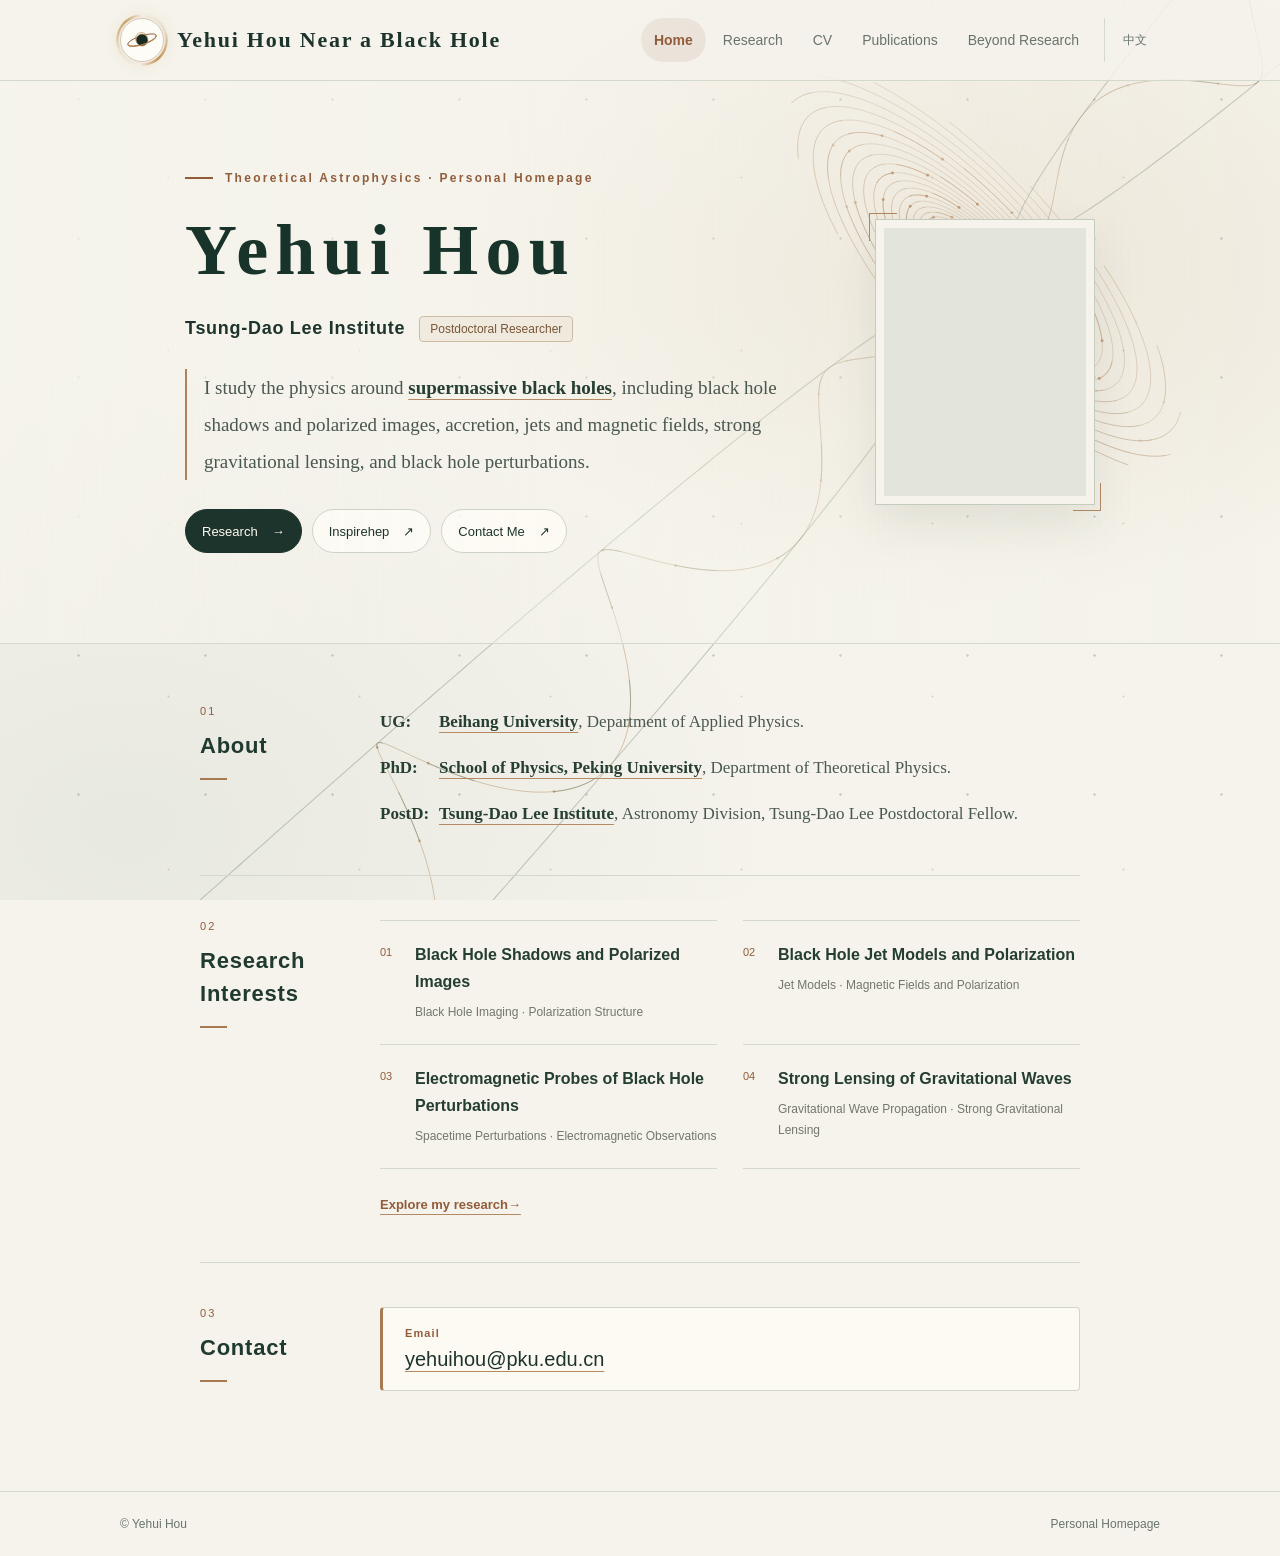
<file: index.html>
<!doctype html>
<html lang="en">
<head>
  <meta charset="utf-8">
  <meta name="viewport" content="width=device-width, initial-scale=1">
  <meta name="description" content="Yehui Hou's academic homepage. Research interests include black hole imaging and polarization, black hole jets, spacetime perturbations, and gravitational-wave lensing.">
  <meta name="theme-color" content="#f5f3eb">
  <meta name="color-scheme" content="light">
  <title>Yehui Hou | Academic Homepage</title>

  <style>
    :root {
      --paper: #f5f3eb;
      --ink: #1d342d;
      --body: #49584f;
      --muted: #68746c;
      --accent: #925c3b;
      --line: #d4d9cd;
      --serif: "Noto Serif CJK SC", "Source Han Serif SC",
               "Songti SC", "STSong", "SimSun", Georgia, serif;
      --sans: "PingFang SC", "Microsoft YaHei",
              "Noto Sans CJK SC", Arial, sans-serif;
    }

    *, *::before, *::after { box-sizing: border-box; }
    html { scroll-behavior: smooth; }

    body {
      margin: 0;
      color: var(--ink);
      background: var(--paper);
      font-family: var(--sans);
      -webkit-font-smoothing: antialiased;
      overflow-wrap: break-word;
    }

    ::selection { background: #e3cfb5; color: var(--ink); }
    a { color: inherit; }
    button { font: inherit; }

    a:focus-visible,
    button:focus-visible {
      outline: 2px solid var(--accent);
      outline-offset: 5px;
      border-radius: 5px;
    }

    .container {
      width: min(1040px, calc(100% - 48px));
      margin-inline: auto;
    }

    .cosmic-background {
      position: fixed;
      inset: 0;
      z-index: 0;
      overflow: hidden;
      pointer-events: none;
      background:
        radial-gradient(
          ellipse at 76% 30%,
          rgba(182,134,83,.13),
          transparent 38%
        ),
        radial-gradient(
          ellipse at 10% 92%,
          rgba(78,112,99,.08),
          transparent 40%
        ),
        var(--paper);
    }

    .cosmic-background svg,
    .cosmic-background canvas {
      position: absolute;
      inset: 0;
      display: block;
      width: 100%;
      height: 100%;
      transform: none;
      opacity: 1;
    }

    .background-stars {
      position: absolute;
      inset: 0;
      opacity: .25;
      background-image:
        radial-gradient(circle, #536b5f 1px, transparent 1.5px),
        radial-gradient(circle, #a17651 .8px, transparent 1.3px);
      background-size: 127px 139px, 191px 173px;
      background-position: 15px 30px, 73px 91px;
      animation: star-breathe 6s ease-in-out infinite alternate;
    }

    @keyframes star-breathe {
      from { opacity: .15; }
      to { opacity: .42; }
    }

    .page-shell { position: relative; z-index: 1; }

    .page-shell[inert] {
      pointer-events: none;
      user-select: none;
    }

    .skip-link {
      position: fixed;
      top: 12px;
      left: 16px;
      z-index: 50;
      padding: 10px 15px;
      background: var(--ink);
      color: var(--paper);
      transform: translateY(-180%);
    }

    .skip-link:focus { transform: translateY(0); }

    .site-header {
      border-bottom: 1px solid var(--line);
      background: rgba(245,243,235,.85);
    }

    .header-inner {
      display: flex;
      align-items: center;
      justify-content: space-between;
      min-height: 80px;
      gap: 24px;
    }

    .brand {
      display: flex;
      align-items: center;
      gap: 13px;
    }

    .black-hole-button {
      position: relative;
      display: grid;
      place-items: center;
      flex-shrink: 0;
      width: 44px;
      height: 44px;
      padding: 0;
      border: 1px solid #d4c6b5;
      border-radius: 50%;
      color: var(--accent);
      background: rgba(255,253,247,.85);
      cursor: pointer;
      box-shadow: 0 0 18px rgba(180,126,64,.16);
      transition: background 180ms ease, border-color 180ms ease;
    }

    .black-hole-button::before {
      content: "";
      position: absolute;
      inset: -5px;
      border-radius: 50%;
      background: conic-gradient(
        transparent 0deg,
        rgba(193,140,73,.2) 70deg,
        rgba(193,140,73,.95) 140deg,
        transparent 185deg,
        rgba(193,140,73,.15) 250deg,
        rgba(193,140,73,.8) 320deg,
        transparent 360deg
      );
      -webkit-mask: radial-gradient(circle, transparent 62%, #000 65%);
      mask: radial-gradient(circle, transparent 62%, #000 65%);
      animation: hole-ring-spin 5s linear infinite;
      pointer-events: none;
    }

    @keyframes hole-ring-spin {
      to { transform: rotate(360deg); }
    }

    .black-hole-button:hover {
      background: #eee2d2;
      border-color: #ad8662;
    }

    .black-hole-button svg {
      position: relative;
      width: 36px;
      height: 30px;
    }

    .site-name {
      font-family: var(--serif);
      font-size: 22px;
      font-weight: 700;
      letter-spacing: .08em;
      text-decoration: none;
    }

    .nav {
      display: flex;
      flex-wrap: wrap;
      align-items: center;
      gap: 4px;
      font-size: 14px;
      font-weight: 500;
    }

    .nav a {
      display: inline-flex;
      align-items: center;
      min-height: 44px;
      padding: 8px 13px;
      border-radius: 999px;
      color: var(--muted);
      text-decoration: none;
      transition: color 180ms ease, background 180ms ease;
    }

    .nav a:hover,
    .nav a[aria-current="page"] {
      color: var(--accent);
      background: rgba(146,92,59,.09);
    }

    .nav a[aria-current="page"] { font-weight: 700; }

    .nav .language {
      margin-left: 8px;
      padding-left: 18px;
      border-left: 1px solid var(--line);
      border-radius: 0;
      font-size: 12px;
    }

    .hero {
      border-bottom: 1px solid var(--line);
      padding: clamp(58px, 7vw, 92px) 0;
      background: linear-gradient(
        90deg,
        rgba(245,243,235,.78),
        rgba(245,243,235,.32) 58%,
        rgba(245,243,235,.02)
      );
    }

    .hero-inner {
      display: grid;
      grid-template-columns: minmax(0,1fr) 220px;
      align-items: center;
      gap: 65px;
      max-width: 910px;
    }

    .eyebrow {
      display: flex;
      align-items: center;
      gap: 12px;
      margin: 0 0 22px;
      color: var(--accent);
      font-size: 12px;
      font-weight: 700;
      letter-spacing: .19em;
    }

    .eyebrow::before {
      content: "";
      width: 28px;
      height: 2px;
      background: var(--accent);
    }

    h1 {
      margin: 0;
      font-family: var(--serif);
      font-size: clamp(48px,6vw,72px);
      font-weight: 700;
      letter-spacing: .10em;
      line-height: 1.2;
      color: #18332a;
    }

    .hero-role {
      display: flex;
      align-items: center;
      flex-wrap: wrap;
      gap: 9px 14px;
      margin: 23px 0 0;
    }

    .hero-institution {
      font-size: 18px;
      font-weight: 700;
      letter-spacing: .04em;
      text-decoration: none;
    }

    .hero-institution:hover { color: var(--accent); }

    .hero-position {
      padding: 5px 10px;
      border: 1px solid #cdbba4;
      border-radius: 4px;
      background: rgba(236,225,207,.45);
      color: #795539;
      font-size: 12px;
    }

    .hero-description {
      margin: 27px 0 0;
      padding-left: 17px;
      border-left: 2px solid #ab8260;
      color: var(--body);
      font-family: var(--serif);
      font-size: 19px;
      line-height: 1.95;
      text-wrap: pretty;
    }

    .hero-description strong {
      color: #203d31;
      font-weight: 700;
    }

    .hero-links {
      display: flex;
      flex-wrap: wrap;
      gap: 10px;
      margin-top: 29px;
    }

    .hero-links a {
      display: inline-flex;
      align-items: center;
      gap: 14px;
      min-height: 44px;
      padding: 9px 16px;
      border: 1px solid #cdd3c7;
      border-radius: 999px;
      background: rgba(255,253,247,.75);
      font-size: 13px;
      font-weight: 500;
      text-decoration: none;
      transition: background 180ms ease, color 180ms ease;
    }

    .hero-links a:first-child {
      color: #fffaf0;
      background: var(--ink);
      border-color: var(--ink);
    }

    .hero-links a:hover {
      background: #e8dbc7;
      color: var(--ink);
    }

    .portrait {
      position: relative;
      margin: 0;
      padding: 8px;
      border: 1px solid #c4ccbd;
      background: var(--paper);
      box-shadow: 0 18px 42px rgba(36,56,49,.09);
    }

    .portrait::before,
    .portrait::after {
      content: "";
      position: absolute;
      width: 28px;
      height: 28px;
      border: solid #af8660;
    }

    .portrait::before {
      top: -7px;
      left: -7px;
      border-width: 1px 0 0 1px;
    }

    .portrait::after {
      bottom: -7px;
      right: -7px;
      border-width: 0 1px 1px 0;
    }

    .portrait img {
      display: block;
      width: 100%;
      height: auto;
      background: #e3e4dc;
    }

    .main-content {
      width: min(880px,calc(100% - 48px));
      margin-inline: auto;
      padding: 17px 0 56px;
    }

    .content-section {
      display: grid;
      grid-template-columns: 144px minmax(0,1fr);
      gap: 36px;
      padding: 42px 0;
    }

    .content-section + .content-section {
      border-top: 1px solid var(--line);
    }

    .section-title {
      align-self: start;
      margin: 0;
      color: #203a2f;
      font-size: 22px;
      font-weight: 750;
      line-height: 1.5;
      letter-spacing: .035em;
    }

    .section-index {
      display: block;
      margin-bottom: 10px;
      color: var(--accent);
      font-size: 11px;
      font-weight: 500;
      letter-spacing: .2em;
    }

    .section-title::after {
      content: "";
      display: block;
      width: 27px;
      height: 2px;
      margin-top: 16px;
      background: #a77950;
    }

    .section-body { min-width: 0; padding: 2px 0; }

    .section-body p {
      margin: 0;
      color: var(--body);
      font-family: var(--serif);
      font-size: 17px;
      line-height: 2;
      text-wrap: pretty;
    }

    .bio-list {
      display: grid;
      gap: 12px;
      margin: 0;
      padding: 0;
      list-style: none;
      color: var(--body);
      font-family: var(--serif);
      font-size: 17px;
      line-height: 2;
      text-wrap: pretty;
    }

    .bio-list li {
      display: grid;
      grid-template-columns: 3em minmax(0,1fr);
      gap: 8px;
    }

    .bio-label {
      color: #263f32;
      font-weight: 700;
      white-space: nowrap;
    }

    .text-link {
      text-decoration-color: #b58a62;
      text-underline-offset: 5px;
 text-decoration-thickness: 1px;
    }

    .text-link:hover { color: var(--accent); }
    .institution-link { color: #263f32; font-weight: 700; }

    .research-list {
      display: grid;
      grid-template-columns: repeat(2,minmax(0,1fr));
      gap: 0 26px;
      margin: 0;
      padding: 0;
      list-style: none;
    }

    .research-list li {
      display: grid;
      grid-template-columns: 24px minmax(0,1fr);
      gap: 11px;
      padding: 20px 0;
      border-bottom: 1px solid var(--line);
    }

    .research-list li:nth-child(-n+2) {
      border-top: 1px solid var(--line);
    }

    .topic-number {
      padding-top: 5px;
      color: var(--accent);
      font-size: 11px;
      font-variant-numeric: tabular-nums;
    }

    .topic-title {
      margin: 0;
      color: #253e32;
      font-size: 16px;
      font-weight: 700;
      line-height: 1.7;
    }

    .topic-detail {
      display: block;
      margin-top: 7px;
      color: #73776b;
      font-size: 12px;
      line-height: 1.8;
    }

    .section-body .section-action {
      margin-top: 23px;
      color: var(--accent);
      font-family: var(--sans);
      font-size: 13px;
      font-weight: 600;
    }

    .contact-card {
      padding: 19px 22px;
      border: 1px solid #d0d5c8;
      border-left: 3px solid #a67b52;
      border-radius: 4px;
      background: rgba(255,253,247,.74);
    }

    .contact-label {
      display: block;
      margin-bottom: 9px;
      color: var(--accent);
      font-size: 11px;
      font-weight: 600;
      letter-spacing: .1em;
    }

    .contact-email {
      font-size: clamp(16px,2vw,20px);
      font-weight: 500;
      overflow-wrap: anywhere;
    }

    .site-footer {
      border-top: 1px solid var(--line);
      background: rgba(245,243,235,.75);
    }

    .footer-inner {
      display: flex;
      justify-content: space-between;
      flex-wrap: wrap;
      gap: 12px;
      padding-block: 25px;
      color: var(--muted);
      font-size: 12px;
    }

    .footer-inner p { margin: 0; }

    .link-hole {
      position: fixed;
      z-index: 100;
      width: 160px;
      height: 130px;
      transform: translate(-50%,-50%);
      pointer-events: none;
    }

    .link-hole canvas {
      display: block;
      width: 100%;
      height: 100%;
    }

    .absorption-stage {
      position: fixed;
      inset: 0;
      z-index: 80;
      display: none;
      pointer-events: none;
    }

    .absorption-stage.is-active { display: block; }

    .absorption-stage canvas {
      display: block;
      width: 100%;
      height: 100%;
    }

    .absorption-status {
      position: absolute;
      bottom: 8%;
      left: 50%;
      transform: translateX(-50%);
      margin: 0;
      color: #765336;
      font-size: 12px;
      letter-spacing: .12em;
      white-space: nowrap;
    }

    .sr-only {
      position: absolute;
      width: 1px;
      height: 1px;
      padding: 0;
      margin: -1px;
      overflow: hidden;
      clip-path: inset(50%);
      white-space: nowrap;
      border: 0;
    }

    @media (max-width:760px) {
      .header-inner {
        align-items: flex-start;
        flex-direction: column;
        gap: 8px;
        padding-block: 14px;
      }

      .hero-inner {
        grid-template-columns: minmax(0,1fr) 170px;
        gap: 30px;
      }

      .content-section {
        grid-template-columns: 120px minmax(0,1fr);
        gap: 26px;
      }
    }

    @media (max-width:620px) {
      .container,
      .main-content { width: calc(100% - 36px); }

      .nav { gap: 2px; font-size: 13px; }
      .nav a { padding: 7px 9px; }
      .nav .language { margin-left: 2px; padding-left: 10px; }

      .hero { padding: 44px 0 48px; }

      .hero-inner {
        grid-template-columns: minmax(0,1fr) 108px;
        gap: 19px;
        align-items: start;
      }

      .ebrow {
        gap: 8px;
        font-size: 10px;
        letter-spacing: .06em;
      }

      .eyebrow::before { width: 16px; }

      h1 {
        font-size: clamp(35px,9vw,50px);
        letter-spacing: .06em;
      }

      .hero-institution { font-size: 15px; }
      .hero-position { font-size: 11px; }
      .hero-description { padding-left: 12px; font-size: 16px; }
      .hero-links { gap: 8px; }
      .hero-links a { padding: 8px 11px; gap: 8px; font-size: 12px; }
      .portrait { margin-top: 12px; padding: 5px; }

      .content-section {
        grid-template-columns: 1fr;
        gap: 22px;
        padding: 30px 0;
      }

      .section-title {
        display: flex;
        align-items: center;
        gap: 12px;
        font-size: 21px;
      }

      .section-index { margin: 0; }

      .section-title::after {
        margin: 0 0 0 3px;
        width: 30px;
        height: 1px;
      }

      .section-body p,
      .bio-list { font-size: 16px; }

      .research-list { grid-template-columns: 1fr; }
      .research-list li:nth-child(2) { border-top: 0; }
    }

    @media (max-width:380px) {
      .hero-inner { grid-template-columns: 1fr; }
      .portrait { width: 128px; }
    }

    @media (prefers-reduced-motion:reduce) {
      html { scroll-behavior: auto; }

      *, *::before, *::after {
        animation: none !important;
        transition: none !important;
      }
    }
  </style>
</head>

<body>
  <div class="cosmic-background" aria-hidden="true">
    <div class="background-stars"></div>

    <svg id="background-svg"
         viewBox="0 0 1440 1000"
         preserveAspectRatio="xMidYMid slice"
         focusable="false">
      <g transform="translate(1100 300) rotate(45)"
         fill="none" stroke-linecap="round">
        <g stroke="#74856f" stroke-opacity=".40" stroke-width="1.2">
          <path d="M-10 -55 Q-85 -320 -125 -1000"/>
          <path d="M10 -55 Q85 -320 125 -1000"/>
          <path d="M-10 55 Q-85 320 -125 1000"/>
          <path d="M10 55 Q85 320 125 1000"/>
        </g>

        <g stroke="#a67c50" stroke-opacity=".40" stroke-width="1">
          <path d="M0 -60 C-35 -95 45 -120 0 -160
                   S-65 -215 0 -250 S90 -315 0 -360
                   S-115 -435 0 -500"/>
          <path d="M0 60 C35 95 -45 120 0 160
                   S65 215 0 250 S-90 315 0 360
                   S115 435 0 500"/>
          <ellipse rx="250" ry="88"/>
          <ellipse rx="205" ry="72"/>
          <ellipse rx="160" ry="56"/>
          <ellipse rx="115" ry="40"/>
        </g>

        <circle r="49" fill="#f5f3eb"
                stroke="#73806b" stroke-opacity=".55"/>

        <g stroke="#73806b" stroke-opacity=".30" stroke-width=".8">
          <path d="M-35 -28 Q0 -8 44 -12"/>
          <path d="M-44 -14 Q0 6 48 2"/>
          <path d="M-48 0 Q0 20 44 16"/>
          <path d="M-43 14 Q0 34 33 30"/>
        </g>
      </g>
    </svg>

    <canvas id="background-canvas"></canvas>
  </div>

  <div class="page-shell" id="page-shell">
    <a class="skip-link" href="#main-content">Skip to main content</a>

    <header class="site-header">
      <div class="header-inner container">
        <div class="brand">
          <button class="black-hole-button"
                  id="black-hole-button"
                  type="button"
                  aria-label="Play the black hole accretion animation. The page returns in 5 seconds."
                  title="Click to experience black hole accretion">
            <svg viewBox="0 0 60 44" aria-hidden="true" focusable="false">
              <g transform="rotate(-18 30 22)">
                <ellipse cx="30" cy="22" rx="25" ry="7"
                         fill="none" stroke="currentColor" stroke-width="1.5"/>
                <circle cx="30" cy="22" r="10"
                        fill="#172b23" stroke="#cfaa76" stroke-width="1"/>
                <path d="M5 22 C8 32 52 32 55 22"
                      fill="none" stroke="#b78652" stroke-width="2"/>
                <path d="M20 20 C20 6 40 6 40 20"
                      fill="none" stroke="#b78652" stroke-width="1"/>
              </g>
            </svg>
          </button>

          <a class="site-name" href="index.html">Yehui Hou Near a Black Hole</a>
        </div>

        <nav class="nav" aria-label="Main navigation">
          <a href="index.html" aria-current="page">Home</a>
          <a href="research_E.html">Research</a>
          <a href="CV_English.pdf"
             target="_blank"
             rel="noopener noreferrer"
             aria-label="View CV in English (PDF, opens in a new tab)">CV</a>
          <a href="https://inspirehep.net/authors/2052049?ui-citation-summary=true"
             target="_blank"
             rel="noopener noreferrer">Publications</a>
          <a href="non">Beyond Research</a>
          <a class="language" href="homepage_C.html"
             lang="zh-CN" hreflang="zh-CN">中文</a>
        </nav>
      </div>
    </header>

    <main id="main-content">
      <section class="hero" aria-labelledby="page-title">
        <div class="hero-inner container">
          <div>
            <p class="eyebrow">Theoretical Astrophysics · Personal Homepage</p>
            <h1 id="page-title">Yehui Hou</h1>

            <p class="hero-role">
              <a class="hero-institution"
                 href="https://tdli.sjtu.edu.cn/"
                 target="_blank"
                 rel="noopener noreferrer">Tsung-Dao Lee Institute</a>
              <span class="hero-position">Postdoctoral Researcher</span>
            </p>

            <p class="hero-description">
              I study the physics around <strong><a class="text-link institution-link"
                     href="https://en.wikipedia.org/wiki/Supermassive_black_hole"
                     target="_blank"
                     rel="noopener noreferrer">supermassive black holes</a></strong>,
              including black hole shadows and polarized images, accretion,
              jets and magnetic fields, strong gravitational lensing,
              and black hole perturbations.
            </p>

            <div class="hero-links">
              <a href="research_E.html">
                Research<span aria-hidden="true">→</span>
              </a>
              <a href="https://inspirehep.net/authors/2052049?ui-citation-summary=true"
                 target="_blank" rel="noopener noreferrer">
                Inspirehep<span aria-hidden="true">↗</span>
              </a>
              <a href="mailto:yehuihou@pku.edu.cn">
                Contact Me<span aria-hidden="true">↗</span>
              </a>
            </div>
          </div>

          <figure class="portrait">
            <img src="weiming.jpg" alt="Portrait of Yehui Hou"
                 decoding="async" fetchpriority="high">
          </figure>
        </div>
      </section>

      <div class="main-content">
        <section class="content-section" aria-labelledby="about-title">
          <h2 class="section-title" id="about-title">
            <span class="section-index" aria-hidden="true">01</span>
            About
          </h2>

          <div class="section-body">
            <ul class="bio-list">
              <li>
                <span class="bio-label">UG:</span>
                <div>
                  <a class="text-link institution-link"
                     href="https://physics.buaa.edu.cn/"
                     target="_blank"
                     rel="noopener noreferrer">Beihang University</a>,
                  Department of Applied Physics.
                </div>
              </li>
              <li>
                <span class="bio-label">PhD:</span>
                <div>
                  <a class="text-link institution-link"
                     href="https://www.phy.pku.edu.cn/"
                     target="_blank"
                     rel="noopener noreferrer">School of Physics, Peking University</a>,
                  Department of Theoretical Physics.
                </div>
              </li>
              <li>
                <span class="bio-label">PostD:</span>
                <div>
                  <a class="text-link institution-link"
                     href="https://tdli.sjtu.edu.cn/"
                     target="_blank"
                     rel="noopener noreferrer">Tsung-Dao Lee Institute</a>,
                  Astronomy Division, Tsung-Dao Lee Postdoctoral Fellow.
                </div>
              </li>
            </ul>
          </div>
        </section>

        <section class="content-section" aria-labelledby="research-title">
          <h2 class="section-title" id="research-title">
            <span class="section-index" aria-hidden="true">02</span>
            Research Interests
          </h2>

          <div class="section-body">
            <ol class="research-list">
              <li>
                <span class="topic-number" aria-hidden="true">01</span>
                <div>
                  <h3 class="topic-title">Black Hole Shadows and Polarized Images</h3>
                  <span class="topic-detail">Black Hole Imaging · Polarization Structure</span>
                </div>
              </li>
              <li>
                <span class="topic-number" aria-hidden="true">02</span>
                <div>
                  <h3 class="topic-title">Black Hole Jet Models and Polarization</h3>
                  <span class="topic-detail">Jet Models · Magnetic Fields and Polarization</span>
                </div>
              </li>
              <li>
                <span class="topic-number" aria-hidden="true">03</span>
                <div>
                  <h3 class="topic-title">Electromagnetic Probes of Black Hole Perturbations</h3>
                  <span class="topic-detail">Spacetime Perturbations · Electromagnetic Observations</span>
                </div>
              </li>
              <li>
                <span class="topic-number" aria-hidden="true">04</span>
                <div>
                  <h3 class="topic-title">Strong Lensing of Gravitational Waves</h3>
                  <span class="topic-detail">Gravitational Wave Propagation · Strong Gravitational Lensing</span>
                </div>
              </li>
            </ol>

            <p class="section-action">
              <a class="text-link" href="research_E.html">
                Explore my research<span aria-hidden="true">→</span>
              </a>
            </p>
          </div>
        </section>

        <section class="content-section" aria-labelledby="contact-title">
          <h2 class="section-title" id="contact-title">
            <span class="section-index" aria-hidden="true">03</span>
            Contact
          </h2>

          <div class="section-body">
            <div class="contact-card">
              <span class="contact-label">Email</span>
              <a class="text-link contact-email"
                 href="mailto:yehuihou@pku.edu.cn">yehuihou@pku.edu.cn</a>
            </div>
          </div>
        </section>
      </div>
    </main>

    <footer class="site-footer">
      <div class="footer-inner container">
        <p>© Yehui Hou</p>
        <p>Personal Homepage</p>
      </div>
    </footer>
  </div>

  <div class="absorption-stage" id="absorption-stage" aria-hidden="true">
    <canvas id="large-hole-canvas"></canvas>
    <p class="absorption-status" id="absorption-status">
      Accretion in progress · Page returns in 5 seconds
    </p>
  </div>

  <p class="sr-only" id="live-status" role="status" aria-live="polite"></p>

  <noscript>
    <p style="position:relative;z-index:2;text-align:center">
      JavaScript is disabled. A static background is displayed,
      and animated interactions are unavailable.
    </p>
  </noscript>

  <script>
    (() => {
      "use strict";

      const motion = window.matchMedia("(prefers-reduced-motion: reduce)");
      const svg = document.getElementById("background-svg");
      const bgCanvas = document.getElementById("background-canvas");
      const shell = document.getElementById("page-shell");
      const button = document.getElementById("black-hole-button");
      const stage = document.getElementById("absorption-stage");
      const largeCanvas = document.getElementById("large-hole-canvas");
      const status = document.getElementById("absorption-status");
      const live = document.getElementById("live-status");

      const NS = "http://www.w3.org/2000/svg";
      const TAU = Math.PI * 2;
      const effects = new Set();

      let geometry = null;
      let bgCtx = null;
      let bgFrame = 0;
      let resizeFrame = 0;
      let largeFrame = 0;
      let restoreTimer = 0;
      let navigationTimer = 0;
      let absorbing = false;
      let navigating = false;
      let savedFocus = null;
      let savedX = 0;
      let savedY = 0;

      function setupCanvas(canvas, width, height) {
        const ctx = canvas.getContext("2d");
        if (!ctx) return null;

        const dpr = Math.min(window.devicePixelRatio || 1, 2);
        canvas.width = Math.max(1, Math.round(width * dpr));
        canvas.height = Math.max(1, Math.round(height * dpr));
        ctx.setTransform(dpr, 0, 0, dpr, 0, 0);
        return ctx;
      }

      function node(tag, attrs, parent) {
        const element = document.createElementNS(NS, tag);
        for (const [key, value] of Object.entries(attrs)) {
          element.setAttribute(key, String(value));
        }
        parent.appendChild(element);
        return element;
      }

      function svgPath(points, color, opacity, width, parent) {
        if (!points.length) return;

        node("path", {
          d: points.map((point, index) =>
            `${index ? "L" : "M"}${point.x.toFixed(2)},${point.y.toFixed(2)}`
          ).join(" "),
          fill: "none",
          stroke: color,
          "stroke-opacity": opacity,
          "stroke-width": width,
          "stroke-linecap": "round",
          "stroke-linejoin": "round"
        }, parent);
      }

      /*
       * Preserve the original background projection.
       * Rotate the drawing coordinates, not the page content.
       */
      function project(x, y, z = 0) {
        const g = geometry;
        const v = y * .35 - z * .937;
        const c = Math.SQRT1_2;
        const dx = (x + v) * c;
        const dy = (-x + v) * c;

        return {
          x: g.cx - dy,
          y: g.cy + dx
        };
      }

      function flowPoint(progress, phase) {
        const g = geometry;
        const radius = g.outer * Math.pow(g.r / g.outer, progress);
        const angle = phase + progress * Math.PI * 2.6;

        return {
          ...project(
            radius * Math.cos(angle),
            radius * Math.sin(angle)
          ),
          front: Math.sin(angle) > 0
        };
      }

      function jetPoint(progress, phase, side) {
        const g = geometry;
        const distance = progress * g.jetLength;
        const radius = Math.sqrt(
          Math.pow(g.r * .18, 2) + distance * 12 * g.scale
        );
        const angle = phase + progress * Math.PI * 11;

        return project(
          radius * Math.cos(angle),
          radius * Math.sin(angle),
          side * (g.r * 1.1 + distance)
        );
      }

      function buildBackground() {
        const width = window.innerWidth;
        const height = window.innerHeight;
        const scale = Math.min(1.2, Math.max(.55, width / 1300));

        geometry = {
          width, height, scale,
          cx: width * (width < 620 ? .82 : .77),
          cy: height * .30,
          r: 49 * scale,
          outer: 265 * scale,
          jetLength: Math.hypot(width, height) * 1.1
        };

        const g = geometry;
        const root = document.createElementNS(NS, "g");
        const defs = node("defs", {}, root);
        const clip = node("clipPath", {
          id: "sphere-clip",
          clipPathUnits: "userSpaceOnUse"
        }, defs);

        node("circle", { cx: g.cx, cy: g.cy, r: g.r }, clip);

        for (const side of [-1, 1]) {
          for (const sign of [-1, 1]) {
            const points = [];

            for (let i = 0; i <= 140; i++) {
              const distance = i / 140 * g.jetLength;
              const radius = Math.sqrt(
                Math.pow(g.r * .18, 2) +
                distance * 12 * scale
              );

              points.push(project(
                sign * radius, 0,
                side * (g.r * 1.1 + distance)
              ));
            }

            svgPath(points, "#74856f", .42, 1.05, root);
          }

          const helix = [];
          for (let i = 0; i <= 500; i++) {
            helix.push(jetPoint(i / 500, .4, side));
          }
          svgPath(helix, "#a67c50", .42, .95, root);
        }

        const back = node("g", {}, root);
        const sphere = node("g", {}, root);
        const front = node("g", {}, root);

        for (let arm = 0; arm < 15; arm++) {
          let points = [];
          let previousFront = null;

          for (let i = 0; i <= 180; i++) {
            const point = flowPoint(i / 180, arm * TAU / 15);

            if (
              previousFront !== null &&
              point.front !== previousFront
            ) {
              points.push(point);
              svgPath(
                points, "#a17a51",
                previousFront ? .46 : .30,
                .95, previousFront ? front : back
              );
              points = [point];
            } else {
              points.push(point);
            }
            previousFront = point.front;
          }

          svgPath(
            points, "#a17a51",
            previousFront ? .46 : .30,
            .95, previousFront ? front : back
          );
        }

        node("circle", {
          cx: g.cx, cy: g.cy, r: g.r,
          fill: "#f5f3eb",
          stroke: "#73806b",
          "stroke-opacity": .55,
          "stroke-width": 1.1
        }, sphere);

        node("circle", {
          cx: g.cx + .5, cy: g.cy + .5,
          r: g.r * 1.035,
          fill: "none",
          stroke: "#a17a51",
          "stroke-opacity": .30,
          "stroke-width": .7
        }, sphere);

        const hatch = node("g", {
          "clip-path": "url(#sphere-clip)"
        }, sphere);

        for (let i = 0; i < 17; i++) {
          const points = [];

          for (let j = 0; j <= 50; j++) {
            const x = (-1.1 + j / 50 * 2.2) * g.r;
            const y =
              (-.6 + i * .09) * g.r +
              x * .34 +
              .2 * g.r * (1 - (x / g.r) ** 2);

            points.push({
              x: g.cx - y,
              y: g.cy + x
            });
          }

          svgPath(points, "#6e7a65", .15 + i * .007, .7, hatch);
        }

        svg.setAttribute("viewBox", `0 0 ${width} ${height}`);
        svg.setAttribute("preserveAspectRatio", "xMidYMid meet");
        svg.replaceChildren(root);

        bgCtx = setupCanvas(bgCanvas, width, height);
        drawBackground(performance.now());
      }

      function strokeCanvas(ctx, points, color, width = 1) {
        if (!points.length) return;
        ctx.beginPath();
        ctx.moveTo(points[0].x, points[0].y);

        for (let i = 1; i < points.length; i++) {
          ctx.lineTo(points[i].x, points[i].y);
        }

        ctx.strokeStyle = color;
        ctx.lineWidth = width;
        ctx.stroke();
      }

      function drawBackground(now) {
        if (!bgCtx || !geometry) return;

        const ctx = bgCtx;
        const g = geometry;
        const time = motion.matches ? 0 : now;

        ctx.clearRect(0, 0, g.width, g.height);

        for (let i = 0; i < 65; i++) {
          const progress = (time * .00010 + i / 65) % 1;
          const phase = (i % 15) * TAU / 15;
          const point = flowPoint(progress, phase);
          const distance = Math.hypot(point.x - g.cx, point.y - g.cy);

          if (!point.front && distance < g.r + 1) continue;

          const alpha = Math.sin(progress * Math.PI) * .65;
          const tail = [];

          for (let j = 0; j <= 8; j++) {
            const p = flowPoint(
              Math.max(0, progress - .045 + .045 * j / 8),
              phase
            );

            if (
              p.front ||
              Math.hypot(p.x - g.cx, p.y - g.cy) > g.r
            ) {
              tail.push(p);
            }
          }

          strokeCanvas(ctx, tail, `rgba(162,105,48,${alpha * .6})`, 1);
          ctx.beginPath();
          ctx.arc(point.x, point.y, 1.5 * g.scale, 0, TAU);
          ctx.fillStyle = `rgba(151,91,39,${alpha})`;
          ctx.fill();
        }

        for (const side of [-1, 1]) {
          for (let i = 0; i < 26; i++) {
            const progress = (time * .000065 + i / 26) % 1;
            const point = jetPoint(progress, .4, side);
            const alpha = Math.sin(progress * Math.PI) * .5;
            const tail = [];

            for (let j = 0; j <= 8; j++) {
              tail.push(jetPoint(
                Math.max(0, progress - .015 + .015 * j / 8),
                .4, side
              ));
            }

            strokeCanvas(ctx, tail, `rgba(111,133,107,${alpha})`, 1);
            ctx.beginPath();
            ctx.arc(point.x, point.y, 1.35 * g.scale, 0, TAU);
            ctx.fillStyle = `rgba(152,110,57,${alpha})`;
            ctx.fill();
          }
        }
      }

      function backgroundTick(now) {
        bgFrame = 0;
        drawBackground(now);

        if (!motion.matches && !document.hidden && bgCtx) {
          bgFrame = requestAnimationFrame(backgroundTick);
        }
      }

      function startBackground() {
        cancelAnimationFrame(bgFrame);
        bgFrame = 0;
        drawBackground(performance.now());

        if (!motion.matches && !document.hidden && bgCtx) {
          bgFrame = requestAnimationFrame(backgroundTick);
        }
      }

      /*
       * Original black hole renderer.
       * Regular links retain their original appearance and direction.
       */
      function drawHole(ctx, x, y, radius, time, count = 80) {
        ctx.save();
        ctx.translate(x, y);
        ctx.rotate(-.28);

        const glow = ctx.createRadialGradient(
          0, 0, radius * .7,
          0, 0, radius * 3.2
        );

        glow.addColorStop(0, "rgba(194,143,76,.35)");
        glow.addColorStop(1, "rgba(194,143,76,0)");

        ctx.fillStyle = glow;
        ctx.beginPath();
        ctx.arc(0, 0, radius * 3.2, 0, TAU);
        ctx.fill();

        function point(progress, phase) {
          const r = radius * 3 * Math.pow(.27, progress);
          const angle = phase + Math.PI *
            (1.7 * progress + .8 * progress * progress);

          return {
            x: Math.cos(angle) * r,
            y: Math.sin(angle) * r * .34,
            front: Math.sin(angle) > 0
          };
        }

        function disk(front) {
          for (let arm = 0; arm < 14; arm++) {
            ctx.beginPath();
            let drawing = false;

            for (let j = 0; j <= 100; j++) {
              const p = point(j / 100, arm * TAU / 14);

              if (p.front === front) {
                if (drawing) ctx.lineTo(p.x, p.y);
                else ctx.moveTo(p.x, p.y);
                drawing = true;
              } else {
                drawing = false;
              }
            }

            ctx.strokeStyle = front
              ? "rgba(199,140,66,.65)"
              : "rgba(168,115,57,.35)";
            ctx.lineWidth = Math.max(.7, radius * .013);
            ctx.stroke();
          }

          for (let i = 0; i < count; i++) {
            const progress = (time * .00030 + i / count) % 1;
            const phase = i * 2.399963;
            const p = point(progress, phase);

            if (p.front !== front) continue;

            const alpha = Math.sin(progress * Math.PI);
            const tail = [];

            for (let j = 0; j <= 10; j++) {
              tail.push(point(
                Math.max(0, progress - .06 + .06 * j / 10),
                phase
              ));
            }

            strokeCanvas(
              ctx, tail,
              `rgba(230,175,94,${alpha * .7})`,
              Math.max(.7, radius * .012)
            );

            ctx.beginPath();
            ctx.arc(p.x, p.y, Math.max(1, radius * .014), 0, TAU);
            ctx.fillStyle = `rgba(255,224,173,${alpha})`;
            ctx.fill();
          }
        }

        disk(false);

        ctx.beginPath();
        ctx.ellipse(
          0, -radius * .05,
          radius * 1.12, radius * 1.2,
          0, Math.PI, TAU
        );
        ctx.strokeStyle = "rgba(225,173,98,.75)";
        ctx.lineWidth = Math.max(1, radius * .025);
        ctx.stroke();

        ctx.beginPath();
        ctx.arc(0, 0, radius, 0, TAU);
        ctx.fillStyle = "#111d18";
        ctx.fill();

        ctx.beginPath();
        ctx.arc(0, 0, radius * 1.035, 0, TAU);
        ctx.strokeStyle = "#d7ab70";
        ctx.lineWidth = Math.max(1, radius * .03);
        ctx.stroke();

        disk(true);
        ctx.restore();
      }

      function showLinkHole(x, y) {
        if (motion.matches || absorbing) return;

        const element = document.createElement("div");
        element.className = "link-hole";
        element.setAttribute("aria-hidden", "true");
        element.style.left = `${x}px`;
        element.style.top = `${y}px`;

        const canvas = document.createElement("canvas");
        element.appendChild(canvas);
        document.body.appendChild(element);

        const ctx = setupCanvas(canvas, 160, 130);
        if (!ctx) {
          element.remove();
          return;
        }

        const effect = { element, frame: 0 };
        effects.add(effect);
        const start = performance.now();

        function tick(now) {
          const elapsed = now - start;

          ctx.clearRect(0, 0, 160, 130);
          ctx.save();
          ctx.globalAlpha =
            Math.min(1, elapsed / 90) *
            Math.max(0, 1 - Math.max(0, elapsed - 450) / 300);

          drawHole(ctx, 80, 65, 23, elapsed, 45);
          ctx.restore();

          if (elapsed < 750 && !document.hidden) {
            effect.frame = requestAnimationFrame(tick);
          } else {
            element.remove();
            effects.delete(effect);
          }
        }

        effect.frame = requestAnimationFrame(tick);
      }

      function clearEffects() {
        for (const effect of effects) {
          cancelAnimationFrame(effect.frame);
          effect.element.remove();
        }
        effects.clear();
      }

      /*
       * Element-by-element accretion.
       * No DOM cloning, content redrawing, or page-shell transformation.
       */

      const clamp = value => Math.max(0, Math.min(1, value));

      function ease(value) {
        const p = clamp(value);
        return p * p * (3 - 2 * p);
      }

      let absorptionItems = [];
      let absorptionStyleStates = [];
      let initialInert = false;
      let initialDisabled = false;

      /*
       * Record only the properties modified by this animation,
       * preserving their original values and priorities.
       */
      function rememberStyles(element, properties) {
        const entries = properties.map(property => ({
          property,
          value: element.style.getPropertyValue(property),
          priority: element.style.getPropertyPriority(property)
        }));

        absorptionStyleStates.push({ element, entries });
      }

      function restoreAnimationStyles() {
        for (const state of absorptionStyleStates) {
          for (const entry of state.entries) {
            if (entry.value) {
              state.element.style.setProperty(
                entry.property, entry.value, entry.priority
              );
            } else {
              state.element.style.removeProperty(entry.property);
            }
          }
        }

        absorptionStyleStates = [];
        absorptionItems = [];
      }

      function prepareAbsorptionItems(width, height) {
        /*
         * Select non-overlapping elements to avoid applying
         * transformations to both a parent and its child.
         */
        const selector = [
          ".black-hole-button",
          ".site-name",
          ".nav",
          ".eyebrow",
          "#page-title",
          ".hero-role",
          ".hero-description",
          ".hero-links > a",
          ".portrait",
          ".section-title",
          ".bio-list > li",
          ".research-list > li",
          ".section-action",
          ".contact-card",
          ".footer-inner > p"
        ].join(",");

        const centerX = width / 2;
        const centerY = height / 2;
        const maxRadius = Math.max(1, Math.hypot(width, height) / 2);

        const measurements = Array.from(shell.querySelectorAll(selector))
          .map(element => ({
            element,
            rect: element.getBoundingClientRect(),
            opacity: parseFloat(getComputedStyle(element).opacity) || 0
          }));

        for (const measurement of measurements) {
          const { element, rect, opacity } = measurement;

          if (!rect.width || !rect.height) continue;

          const x = rect.left + rect.width / 2;
          const y = rect.top + rect.height / 2;
          const dx = x - centerX;
          const dy = y - centerY;
          const radius = Math.hypot(dx, dy);

          const visible =
            rect.bottom > 0 &&
            rect.top < height &&
            rect.right > 0 &&
            rect.left < width;

          rememberStyles(element, [
            "transform",
            "transform-origin",
            "opacity",
            "will-change",
            "transition",
            "visibility"
          ]);

          element.style.setProperty("transition", "none", "important");

          if (!visible) {
            /*
             * Keep off-screen content from entering the viewport.
             * Visibility does not change the layout.
             */
            element.style.setProperty("visibility", "hidden", "important");
            continue;
          }

          element.style.setProperty("transform-origin", "50% 50%", "important");
          element.style.setProperty("will-change", "transform, opacity");

          absorptionItems.push({
            element,
            x, y, radius,
            angle: Math.atan2(dy, dx),
            opacity,
            delay: 100 + 360 * clamp(radius / maxRadius),
            differential: Math.log1p(maxRadius / (radius + 90))
          });
        }

        /*
         * Temporarily remove large backgrounds and section dividers
         * without changing container positions or dimensions.
         */
        for (const element of shell.querySelectorAll(
          ".site-header, .hero, .site-footer, .content-section"
        )) {
          rememberStyles(element, [
            "background",
            "border-top-color",
            "border-bottom-color"
          ]);

          element.style.setProperty("background", "transparent", "important");
          element.style.setProperty("border-top-color", "transparent", "important");
          element.style.setProperty("border-bottom-color", "transparent", "important");
        }

        /*
         * Preserve the scrollbar and original layout width.
         * Clip moving content to limit horizontal overflow.
         */
        rememberStyles(shell, ["clip-path"]);
        shell.style.setProperty(
          "clip-path",
          "inset(0 -24px 0 -24px)",
          "important"
        );
      }

      function updateAbsorptionItems(elapsed, width, height) {
        const centerX = width / 2;
        const centerY = height / 2;

        for (const item of absorptionItems) {
          const p = clamp((elapsed - item.delay) / 2850);

          if (p === 0) continue;

          const pull = ease(p);

          /*
           * Screen coordinates increase downward.
           * A decreasing angle produces counterclockwise motion.
           */
          const turn =
            (2.0 + item.differential * 2.6) * Math.pow(p, 1.65);

          const angle = item.angle - turn;
          const radius = item.radius * Math.pow(1 - pull, 1.15);

          const targetX = centerX + Math.cos(angle) * radius;
          const targetY = centerY + Math.sin(angle) * radius;

          const tx = targetX - item.x;
          const ty = targetY - item.y;

          /*
           * Stretch radially, compress transversely, and add shear.
           * Each element follows its own transformation.
           */
          const deformation = Math.sin(Math.PI * p);
          const shrink = Math.max(.012, Math.pow(1 - pull, .85));
          const radialScale = shrink * (1 + 2.4 * deformation);
          const transverseScale = shrink / (1 + 2.1 * deformation);
          const shear = -0.65 * deformation;
          const rotation = -turn;

          /*
           * R(rotation) × R(initialAngle) ×
           * StretchShear × R(-initialAngle).
           * The transform is the identity at p = 0.
           */
          const c0 = Math.cos(item.angle);
          const s0 = Math.sin(item.angle);
          const cr = Math.cos(rotation);
          const sr = Math.sin(rotation);

          const q00 = radialScale;
          const q01 = shear * transverseScale;
          const q10 = 0;
          const q11 = transverseScale;

          const m00 = c0 * q00 - s0 * q10;
          const m01 = c0 * q01 - s0 * q11;
          const m10 = s0 * q00 + c0 * q10;
          const m11 = s0 * q01 + c0 * q11;

          const n00 = m00 * c0 - m01 * s0;
          const n01 = m00 * s0 + m01 * c0;
          const n10 = m10 * c0 - m11 * s0;
          const n11 = m10 * s0 + m11 * c0;

          const a = cr * n00 - sr * n10;
          const c = cr * n01 - sr * n11;
          const b = sr * n00 + cr * n10;
          const d = sr * n01 + cr * n11;

          item.element.style.setProperty(
            "transform",
            `matrix(${a},${b},${c},${d},${tx},${ty})`,
            "important"
          );

          const fade = 1 - ease((p - .70) / .30);

          item.element.style.setProperty(
            "opacity",
            String(item.opacity * fade),
            "important"
          );
        }
      }

      /*
       * Mirror only the large black hole to match the
       * counterclockwise accretion. Regular link effects are unchanged.
       */
      function drawAbsorptionHole(ctx, width, height, elapsed, alpha) {
        if (alpha <= 0) return;

        ctx.save();
        ctx.globalAlpha = alpha;
        ctx.translate(width / 2, height / 2);
        ctx.scale(-1, 1);

        drawHole(
          ctx, 0, 0,
          Math.min(width * .10, height * .13, 105),
          motion.matches ? 0 : elapsed,
          motion.matches ? 0 : 130
        );

        ctx.restore();
      }

      function restorePage(announce = true) {
        if (!absorbing) return;

        clearTimeout(restoreTimer);
        cancelAnimationFrame(largeFrame);
        restoreAnimationStyles();

        shell.inert = initialInert;
        if (!initialInert) shell.removeAttribute("inert");

        button.disabled = initialDisabled;
        stage.classList.remove("is-active");
        status.hidden = false;
        absorbing = false;

        const previousScroll =
          document.documentElement.style.scrollBehavior;

        document.documentElement.style.scrollBehavior = "auto";
        window.scrollTo(savedX, savedY);
        document.documentElement.style.scrollBehavior = previousScroll;

        if (announce) {
          live.textContent = "The page has been restored.";

          if (
            savedFocus instanceof HTMLElement &&
            savedFocus.isConnected
          ) {
            savedFocus.focus({ preventScroll: true });
          }
        }
      }

      function startAbsorption() {
        if (absorbing || navigating) return;

        const width = window.innerWidth;
        const height = window.innerHeight;
        const layoutWidth = document.documentElement.clientWidth;
        const ctx = setupCanvas(largeCanvas, width, height);

        if (!ctx) {
          live.textContent = "Your browser does not support this animation.";
          return;
        }

        savedFocus = document.activeElement;
        savedX = window.scrollX;
        savedY = window.scrollY;
        initialInert = shell.inert || shell.hasAttribute("inert");
        initialDisabled = button.disabled;

        absorbing = true;
        clearEffects();

        if (savedFocus instanceof HTMLElement) {
          savedFocus.blur();
        }

        try {
          /*
           * In reduced-motion mode, keep the content visible
           * and display only a static black hole.
           */
          if (!motion.matches) {
            prepareAbsorptionItems(width, height);
          }

          button.disabled = true;
          shell.inert = true;
          shell.setAttribute("inert", "");

          stage.classList.add("is-active");
          status.hidden = false;

          live.textContent =
            "The black hole accretion animation has started. " +
            "The page returns in 5 seconds. Press Escape to exit early.";

          const start = performance.now();
          restoreTimer = setTimeout(() => restorePage(), 5000);

          function tick(now) {
            if (!absorbing) return;

            /*
             * Restore if the viewport or scroll position changes,
             * rather than continue with outdated coordinates.
             */
            if (
              width !== window.innerWidth ||
              height !== window.innerHeight ||
              layoutWidth !== document.documentElement.clientWidth ||
              savedX !== window.scrollX ||
              savedY !== window.scrollY
            ) {
              restorePage();
              return;
            }

            const elapsed = now - start;

            try {
              ctx.clearRect(0, 0, width, height);

              if (!motion.matches) {
                updateAbsorptionItems(elapsed, width, height);
              }

              const alpha = motion.matches
                ? (elapsed < 3400 ? .9 : 0)
                : ease(elapsed / 450) *
                  (1 - ease((elapsed - 3300) / 650));

              drawAbsorptionHole(
                ctx, width, height, elapsed, alpha
              );

              status.hidden = elapsed >= 3950;

              if (elapsed < 5000) {
                largeFrame = requestAnimationFrame(tick);
              } else {
                restorePage();
              }
            } catch (error) {
              console.error("Accretion animation rendering failed:", error);
              restorePage();
            }
          }

          largeFrame = requestAnimationFrame(tick);
        } catch (error) {
          console.error("Accretion animation initialization failed:", error);
          restorePage();
          live.textContent =
            "The animation is unavailable. The page has been restored.";
        }
      }

      button.addEventListener("click", startAbsorption);

      document.addEventListener("keydown", event => {
        if (event.key === "Escape" && absorbing) {
          event.preventDefault();
          restorePage();
        }
      });

      /*
       * Block scroll input during the animation without
       * removing the scrollbar. Normal scrolling is unaffected.
       */
      function preventAnimationScroll(event) {
        if (absorbing) event.preventDefault();
      }

      window.addEventListener(
        "wheel", preventAnimationScroll, { passive: false }
      );

      window.addEventListener(
        "touchmove", preventAnimationScroll, { passive: false }
      );

      document.addEventListener("keydown", event => {
        if (
          absorbing &&
          ["ArrowUp", "ArrowDown", "PageUp", "PageDown",
           "Home", "End", " "].includes(event.key)
        ) {
          event.preventDefault();
        }
      });

      /*
       * Preserve native behavior for new tabs, downloads,
       * email links, and modifier-key clicks.
       */
      document.addEventListener("click", event => {
        const link = event.target instanceof Element
          ? event.target.closest("a[href]")
          : null;

        if (
          !link ||
          event.defaultPrevented ||
          event.button !== 0 ||
          event.metaKey ||
          event.ctrlKey ||
          event.shiftKey ||
          event.altKey ||
          link.hasAttribute("download")
        ) {
          return;
        }

        if (absorbing || navigating) {
          event.preventDefault();
          return;
        }

        if (motion.matches) return;

        const rect = link.getBoundingClientRect();

        showLinkHole(
          event.detail === 0
            ? rect.left + rect.width / 2
            : event.clientX,
          event.detail === 0
            ? rect.top + rect.height / 2
            : event.clientY
        );

        const base = document.querySelector("base[target]");
        const target = (
          link.getAttribute("target") ||
          (base ? base.getAttribute("target") : "") ||
          "_self"
        ).toLowerCase();

        const destination = new URL(link.href, location.href);
        const current = new URL(location.href);

        if (
          target !== "_self" ||
          !["http:", "https:", "file:"].includes(destination.protocol)
        ) {
          return;
        }

        const sameDocument =
          destination.origin === current.origin &&
          destination.pathname === current.pathname &&
          destination.search === current.search;

        if (sameDocument && link.href.includes("#")) return;

        if (destination.href === current.href) {
          event.preventDefault();
          return;
        }

        event.preventDefault();
        navigating = true;

        navigationTimer = setTimeout(() => {
          location.assign(destination.href);
        }, 480);
      });

      function rebuildBackground() {
        try {
          buildBackground();
          startBackground();
        } catch (error) {
          console.error("Background rendering failed:", error);
        }
      }

      window.addEventListener("resize", () => {
        if (absorbing) restorePage();

        cancelAnimationFrame(resizeFrame);
        resizeFrame = requestAnimationFrame(rebuildBackground);
      }, { passive: true });

      document.addEventListener("visibilitychange", () => {
        if (document.hidden) {
          cancelAnimationFrame(bgFrame);
          bgFrame = 0;
          clearEffects();

          if (absorbing) restorePage(false);
        } else {
          startBackground();
        }
      });

      window.addEventListener("pagehide", () => {
        clearTimeout(navigationTimer);
        navigating = false;
        cancelAnimationFrame(bgFrame);
        cancelAnimationFrame(resizeFrame);
        clearEffects();
        restorePage(false);
      });

      window.addEventListener("pageshow", () => {
        clearTimeout(navigationTimer);
        navigating = false;
        clearEffects();
        restorePage(false);
        startBackground();
      });

      function motionChanged() {
        clearEffects();
        restorePage();
        startBackground();
      }

      if (motion.addEventListener) {
        motion.addEventListener("change", motionChanged);
      } else if (motion.addListener) {
        motion.addListener(motionChanged);
      }

      rebuildBackground();
    })();
  </script>
</body>
</html>
</file>
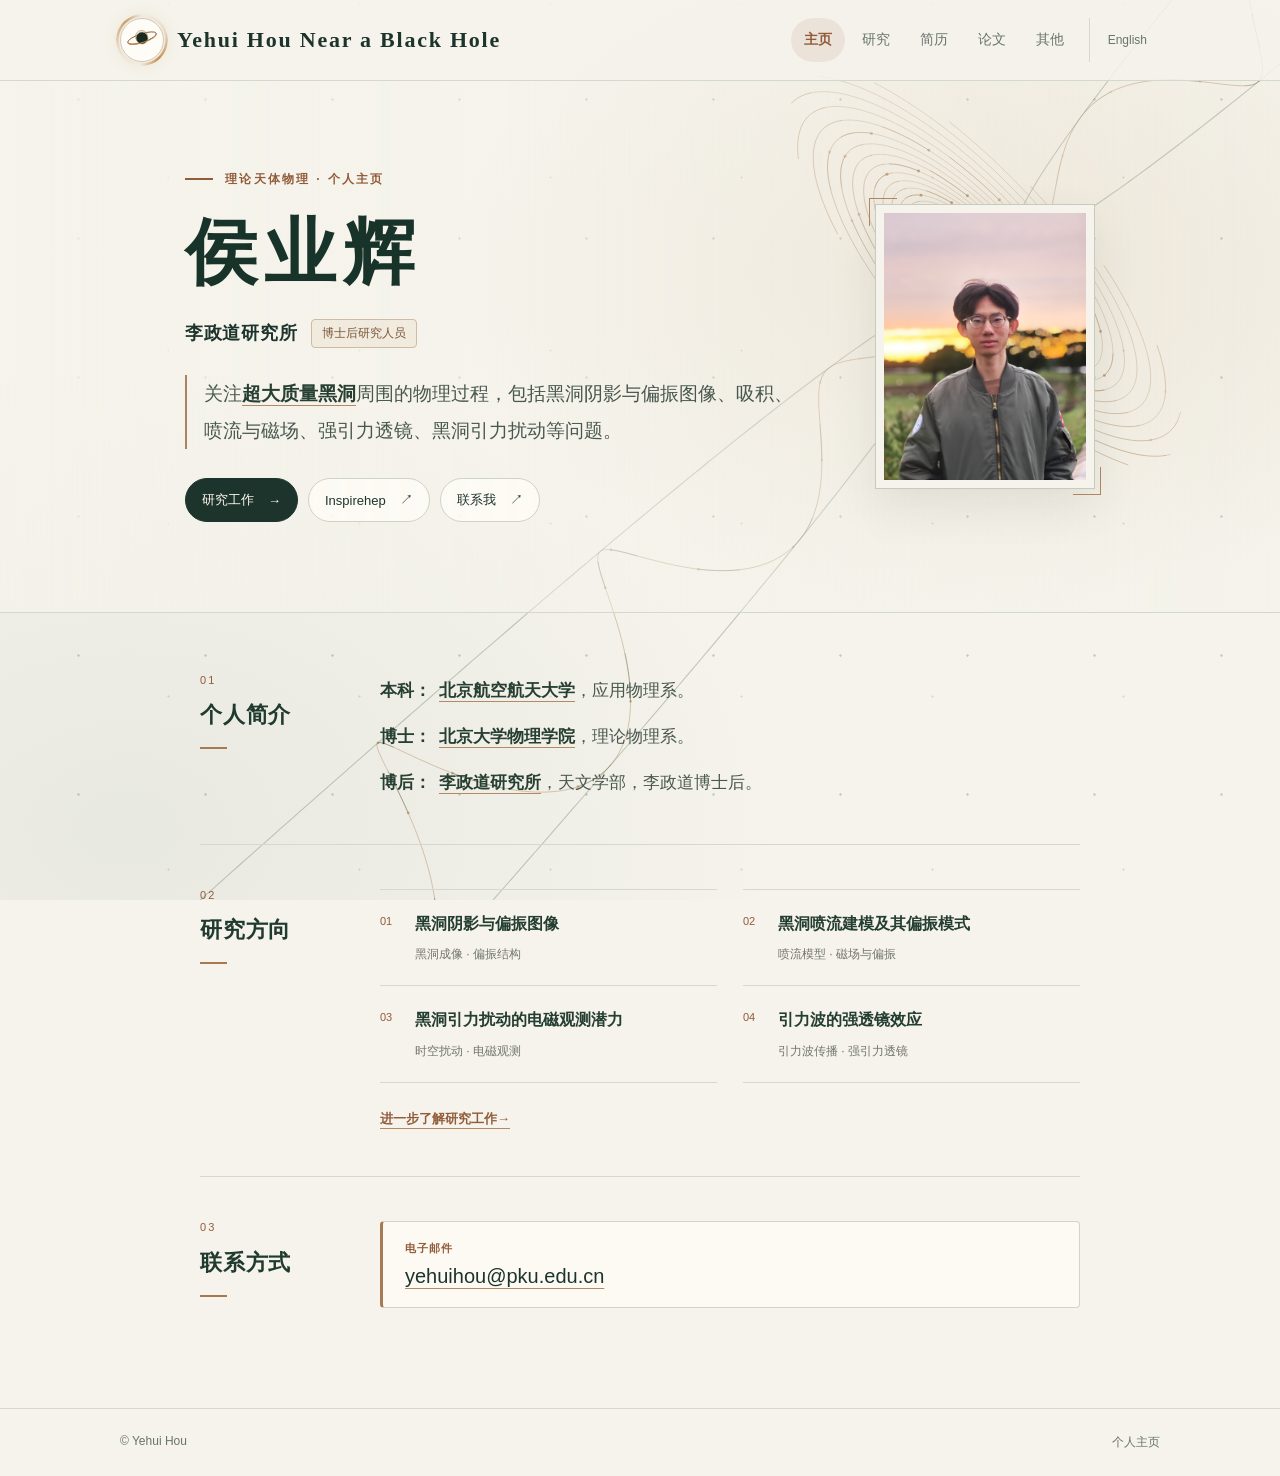
<file: homepage_C.html>
<!doctype html>
<html lang="zh-CN">
<head>
  <meta charset="utf-8">
  <meta name="viewport" content="width=device-width, initial-scale=1">
  <meta name="description" content="侯业辉的个人学术主页。研究方向包括黑洞成像与偏振、黑洞喷流、时空扰动及引力波透镜效应。">
  <meta name="theme-color" content="#f5f3eb">
  <meta name="color-scheme" content="light">
  <title>侯业辉｜个人学术主页</title>

  <style>
    :root {
      --paper: #f5f3eb;
      --ink: #1d342d;
      --body: #49584f;
      --muted: #68746c;
      --accent: #925c3b;
      --line: #d4d9cd;
      --serif: "Noto Serif CJK SC", "Source Han Serif SC",
               "Songti SC", "STSong", "SimSun", Georgia, serif;
      --sans: "PingFang SC", "Microsoft YaHei",
              "Noto Sans CJK SC", Arial, sans-serif;
    }

    *, *::before, *::after { box-sizing: border-box; }
    html { scroll-behavior: smooth; }

    body {
      margin: 0;
      color: var(--ink);
      background: var(--paper);
      font-family: var(--sans);
      -webkit-font-smoothing: antialiased;
      overflow-wrap: break-word;
    }

    ::selection { background: #e3cfb5; color: var(--ink); }
    a { color: inherit; }
    button { font: inherit; }

    a:focus-visible,
    button:focus-visible {
      outline: 2px solid var(--accent);
      outline-offset: 5px;
      border-radius: 5px;
    }

    .container {
      width: min(1040px, calc(100% - 48px));
      margin-inline: auto;
    }

    .cosmic-background {
      position: fixed;
      inset: 0;
      z-index: 0;
      overflow: hidden;
      pointer-events: none;
      background:
        radial-gradient(
          ellipse at 76% 30%,
          rgba(182,134,83,.13),
          transparent 38%
        ),
        radial-gradient(
          ellipse at 10% 92%,
          rgba(78,112,99,.08),
          transparent 40%
        ),
        var(--paper);
    }

    .cosmic-background svg,
    .cosmic-background canvas {
      position: absolute;
      inset: 0;
      display: block;
      width: 100%;
      height: 100%;
      transform: none;
      opacity: 1;
    }

    .background-stars {
      position: absolute;
      inset: 0;
      opacity: .25;
      background-image:
        radial-gradient(circle, #536b5f 1px, transparent 1.5px),
        radial-gradient(circle, #a17651 .8px, transparent 1.3px);
      background-size: 127px 139px, 191px 173px;
      background-position: 15px 30px, 73px 91px;
      animation: star-breathe 6s ease-in-out infinite alternate;
    }

    @keyframes star-breathe {
      from { opacity: .15; }
      to { opacity: .42; }
    }

    .page-shell { position: relative; z-index: 1; }

    .page-shell[inert] {
      pointer-events: none;
      user-select: none;
    }

    .skip-link {
      position: fixed;
      top: 12px;
      left: 16px;
      z-index: 50;
      padding: 10px 15px;
      background: var(--ink);
      color: var(--paper);
      transform: translateY(-180%);
    }

    .skip-link:focus { transform: translateY(0); }

    .site-header {
      border-bottom: 1px solid var(--line);
      background: rgba(245,243,235,.85);
    }

    .header-inner {
      display: flex;
      align-items: center;
      justify-content: space-between;
      min-height: 80px;
      gap: 24px;
    }

    .brand {
      display: flex;
      align-items: center;
      gap: 13px;
    }

    .black-hole-button {
      position: relative;
     : grid;
      place-items: center;
      flex-shrink: 0;
      width: 44px;
      height: 44px;
      padding: 0;
      border: 1px solid #d4c6b5;
      border-radius: 50%;
      color: var(--accent);
      background: rgba(255,253,247,.85);
      cursor: pointer;
      box-shadow: 0 0 18px rgba(180,126,64,.16);
      transition: background 180ms ease, border-color 180ms ease;
    }

    .black-hole-button::before {
      content: "";
      position: absolute;
      inset: -5px;
      border-radius: 50%;
      background: conic-gradient(
        transparent 0deg,
        rgba(193,140,73,.2) 70deg,
        rgba(193,140,73,.95) 140deg,
        transparent 185deg,
        rgba(193,140,73,.15) 250deg,
        rgba(193,140,73,.8) 320deg,
        transparent 360deg
      );
      -webkit-mask: radial-gradient(circle, transparent 62%, #000 65%);
      mask: radial-gradient(circle, transparent 62%, #000 65%);
      animation: hole-ring-spin 5s linear infinite;
      pointer-events: none;
    }

    @keyframes hole-ring-spin {
      to { transform: rotate(360deg); }
    }

    .black-hole-button:hover {
      background: #eee2d2;
      border-color: #ad8662;
    }

    .black-hole-button svg {
      position: relative;
      width: 36px;
      height: 30px;
    }

    .site-name {
      font-family: var(--serif);
      font-size: 22px;
      font-weight: 700;
      letter-spacing: .08em;
      text-decoration: none;
    }

    .nav {
      display: flex;
      flex-wrap: wrap;
      align-items: center;
      gap: 4px;
      font-size: 14px;
      font-weight: 500;
    }

    .nav a {
      display: inline-flex;
      align-items: center;
      min-height: 44px;
      padding: 8px 13px;
      border-radius: 999px;
      color: var(--muted);
      text-decoration: none;
      transition: color 180ms ease, background 180ms ease;
    }

    .nav a:hover,
    .nav a[aria-current="page"] {
      color: var(--accent);
      background: rgba(146,92,59,.09);
    }

    .nav a[aria-current="page"] { font-weight: 700; }

    .nav .language {
      margin-left: 8px;
      padding-left: 18px;
      border-left: 1px solid var(--line);
      border-radius: 0;
      font-size: 12px;
    }

    .hero {
      border-bottom: 1px solid var(--line);
      padding: clamp(58px, 7vw, 92px) 0;
      background: linear-gradient(
        90deg,
        rgba(245,243,235,.78),
        rgba(245,243,235,.32) 58%,
        rgba(245,243,235,.02)
      );
    }

    .hero-inner {
      display: grid;
      grid-template-columns: minmax(0,1fr) 220px;
      align-items: center;
      gap: 65px;
      max-width: 910px;
    }

    .eyebrow {
      display: flex;
      align-items: center;
      gap: 12px;
      margin: 0 0 22px;
      color: var(--accent);
      font-size: 12px;
      font-weight: 700;
      letter-spacing: .19em;
    }

    .eyebrow::before {
      content: "";
      width: 28px;
      height: 2px;
      background: var(--accent);
    }

    h1 {
      margin: 0;
      font-family: var(--serif);
      font-size: clamp(48px,6vw,72px);
      font-weight: 700;
      letter-spacing: .10em;
      line-height: 1.2;
      color: #18332a;
    }

    .hero-role {
      display: flex;
      align-items: center;
      flex-wrap: wrap;
      gap: 9px 14px;
      margin: 23px 0 0;
    }

    .hero-institution {
      font-size: 18px;
      font-weight: 700;
      letter-spacing: .04em;
      text-decoration: none;
    }

    .hero-institution:hover { color: var(--accent); }

    .hero-position {
      padding: 5px 10px;
      border: 1px solid #cdbba4;
      border-radius: 4px;
      background: rgba(236,225,207,.45);
      color: #795539;
      font-size: 12px;
    }

    .hero-description {
      margin: 27px 0 0;
      padding-left: 17px;
      border-left: 2px solid #ab8260;
      color: var(--body);
      font-family: var(--serif);
      font-size: 19px;
      line-height: 1.95;
      text-wrap: pretty;
    }

    .hero-description strong {
      color: #203d31;
      font-weight: 700;
    }

    .hero-links {
      display: flex;
      flex-wrap: wrap;
      gap: 10px;
      margin-top: 29px;
    }

    .hero-links a {
      display: inline-flex;
      align-items: center;
      gap: 14px;
      min-height: 44px;
      padding: 9px 16px;
      border: 1px solid #cdd3c7;
      border-radius: 999px;
      background: rgba(255,253,247,.75);
      font-size: 13px;
      font-weight: 500;
      text-decoration: none;
      transition: background 180ms ease, color 180ms ease;
    }

    .hero-links a:first-child {
      color: #fffaf0;
      background: var(--ink);
      border-color: var(--ink);
    }

    .hero-links a:hover {
      background: #e8dbc7;
      color: var(--ink);
    }

    .portrait {
      position: relative;
      margin: 0;
      padding: 8px;
      border: 1px solid #c4ccbd;
      background: var(--paper);
      box-shadow: 0 18px 42px rgba(36,56,49,.09);
    }

    .portrait::before,
    .portrait::after {
      content: "";
      position: absolute;
      width: 28px;
      height: 28px;
      border: solid #af8660;
    }

    .portrait::before {
      top: -7px;
      left: -7px;
      border-width: 1px 0 0 1px;
    }

    .portrait::after {
      bottom: -7px;
      right: -7px;
      border-width: 0 1px 1px 0;
    }

    .portrait img {
      display: block;
      width: 100%;
      height: auto;
      background: #e3e4dc;
    }

    .main-content {
      width: min(880px,calc(100% - 48px));
      margin-inline: auto;
      padding: 17px 0 56px;
    }

    .content-section {
      display: grid;
      grid-template-columns: 144px minmax(0,1fr);
      gap: 36px;
      padding: 42px 0;
    }

    .content-section + .content-section {
      border-top: 1px solid var(--line);
    }

    .section-title {
      align-self: start;
      margin: 0;
      color: #203a2f;
      font-size: 22px;
      font-weight: 750;
      line-height: 1.5;
      letter-spacing: .035em;
    }

    .section-index {
      display: block;
      margin-bottom: 10px;
      color: var(--accent);
      font-size: 11px;
      font-weight: 500;
      letter-spacing: .2em;
    }

    .section-title::after {
      content: "";
      display: block;
      width: 27px;
      height: 2px;
      margin-top: 16px;
      background: #a77950;
    }

    .section-body { min-width: 0; padding: 2px 0; }

    .section-body p {
      margin: 0;
      color: var(--body);
      font-family: var(--serif);
      font-size: 17px;
      line-height: 2;
      text-wrap: pretty;
    }

    .bio-list {
      display: grid;
      gap: 12px;
      margin: 0;
      padding: 0;
      list-style: none;
      color: var(--body);
      font-family: var(--serif);
      font-size: 17px;
      line-height: 2;
      text-wrap: pretty;
    }

    .bio-list li {
      display: grid;
      grid-template-columns: 3em minmax(0,1fr);
 gap: 8px;
    }

    .bio-label {
      color: #263f32;
      font-weight: 700;
      white-space: nowrap;
    }

    .text-link {
      text-decoration-color: #b58a62;
      text-underline-offset: 5px;
      text-decoration-thickness: 1px;
    }

    .text-link:hover { color: var(--accent); }
    .institution-link { color: #263f32; font-weight: 700; }

    .research-list {
      display: grid;
      grid-template-columns: repeat(2,minmax(0,1fr));
      gap: 0 26px;
      margin: 0;
      padding: 0;
      list-style: none;
    }

    .research-list li {
      display: grid;
      grid-template-columns: 24px minmax(0,1fr);
      gap: 11px;
      padding: 20px 0;
      border-bottom: 1px solid var(--line);
    }

    .research-list li:nth-child(-n+2) {
      border-top: 1px solid var(--line);
    }

    .topic-number {
      padding-top: 5px;
      color: var(--accent);
      font-size: 11px;
      font-variant-numeric: tabular-nums;
    }

    .topic-title {
      margin: 0;
      color: #253e32;
      font-size: 16px;
      font-weight: 700;
      line-height: 1.7;
    }

    .topic-detail {
      display: block;
      margin-top: 7px;
      color: #73776b;
      font-size: 12px;
      line-height: 1.8;
    }

    .section-body .section-action {
      margin-top: 23px;
      color: var(--accent);
      font-family: var(--sans);
      font-size: 13px;
      font-weight: 600;
    }

    .contact-card {
      padding: 19px 22px;
      border: 1px solid #d0d5c8;
      border-left: 3px solid #a67b52;
      border-radius: 4px;
      background: rgba(255,253,247,.74);
    }

    .contact-label {
      display: block;
      margin-bottom: 9px;
      color: var(--accent);
      font-size: 11px;
      font-weight: 600;
      letter-spacing: .1em;
    }

    .contact-email {
      font-size: clamp(16px,2vw,20px);
      font-weight: 500;
      overflow-wrap: anywhere;
    }

    .site-footer {
      border-top: 1px solid var(--line);
      background: rgba(245,243,235,.75);
    }

    .footer-inner {
      display: flex;
      justify-content: space-between;
      flex-wrap: wrap;
      gap: 12px;
      padding-block: 25px;
      color: var(--muted);
      font-size: 12px;
    }

    .footer-inner p { margin: 0; }

    .link-hole {
      position: fixed;
      z-index: 100;
      width: 160px;
      height: 130px;
      transform: translate(-50%,-50%);
      pointer-events: none;
    }

    .link-hole canvas {
      display: block;
      width: 100%;
      height: 100%;
    }

    .absorption-stage {
      position: fixed;
      inset: 0;
      z-index: 80;
      display: none;
      pointer-events: none;
    }

    .absorption-stage.is-active { display: block; }

    .absorption-stage canvas {
      display: block;
      width: 100%;
      height: 100%;
    }

    .absorption-status {
      position: absolute;
      bottom: 8%;
      left: 50%;
      transform: translateX(-50%);
      margin: 0;
      color: #765336;
      font-size: 12px;
      letter-spacing: .12em;
      white-space: nowrap;
    }

    .sr-only {
      position: absolute;
      width: 1px;
      height: 1px;
      padding: 0;
      margin: -1px;
      overflow: hidden;
      clip-path: inset(50%);
      white-space: nowrap;
      border: 0;
    }

    @media (max-width:760px) {
      .header-inner {
        align-items: flex-start;
        flex-direction: column;
        gap: 8px;
        padding-block: 14px;
      }

      .hero-inner {
        grid-template-columns: minmax(0,1fr) 170px;
        gap: 30px;
      }

      .content-section {
        grid-template-columns: 120 minmax(0,1fr);
        gap: 26px;
      }
    }

    @media (max-width:620px) {
      .container,
      .main-content { width: calc(100% - 36px); }

      .nav { gap: 2px; font-size: 13px; }
      .nav a { padding: 7px 9px; }
      .nav .language { margin-left: 2px; padding-left: 10px; }

      .hero { padding: 44px 0 48px; }

      .hero-inner {
        grid-template-columns: minmax(0,1fr) 108px;
        gap: 19px;
        align-items: start;
      }

      .eyebrow {
        gap: 8px;
        font-size: 10px;
        letter-spacing: .06em;
      }

      .eyebrow::before { width: 16px; }

      h1 {
        font-size: clamp(35px,9vw,50px);
        letter-spacing: .06em;
      }

      .hero-institution { font-size: 15px; }
      .hero-position { font-size: 11px; }
      .hero-description { padding-left: 12px; font-size: 16px; }
      .hero-links { gap: 8px; }
      .hero-links a { padding: 8px 11px; gap: 8px; font-size: 12px; }
      .portrait { margin-top: 12px; padding: 5px; }

      .content-section {
        grid-template-columns: 1fr;
        gap: 22px;
        padding: 30px 0;
      }

      .section-title {
        display: flex;
        align-items: center;
        gap: 12px;
        font-size: 21px;
      }

      .section-index { margin: 0; }

      .section-title::after {
        margin: 0 0 0 3px;
        width: 30px;
        height: 1px;
      }

      .section-body p,
      .bio-list { font-size: 16px; }

      .research-list { grid-template-columns: 1fr; }
      .research-list li:nth-child(2) { border-top: 0; }
    }

    @media (max-width:380px) {
      .hero-inner { grid-template-columns: 1fr; }
      .portrait { width: 128px; }
    }

    @media (prefers-reduced-motion:reduce) {
      html { scroll-behavior: auto; }

      *, *::before, *::after {
        animation: none !important;
        transition: none !important;
      }
    }
  </style>
</head>

<body>
  <div class="cosmic-background" aria-hidden="true">
    <div class="background-stars"></div>

    <svg id="background-svg"
         viewBox="0 0 1440 1000"
         preserveAspectRatio="xMidYMid slice"
         focusable="false">
      <g transform="translate(1100 300) rotate(45)"
         fill="none" stroke-linecap="round">
        <g stroke="#74856f" stroke-opacity=".40" stroke-width="1.2">
          <path d="M-10 -55 Q-85 -320 -125 -1000"/>
          <path d="M10 -55 Q85 -320 125 -1000"/>
          <path d="M-10 55 Q-85 320 -125 1000"/>
          <path d="M10 55 Q85 320 125 1000"/>
        </g>

        <g stroke="#a67c50" stroke-opacity=".40" stroke-width="1">
          <path d="M0 -60 C-35 -95 45 -120 0 -160
                   S-65 -215 0 -250 S90 -315 0 -360
                   S-115 -435 0 -500"/>
          <path d="M0 60 C35 95 -45 120 0 160
                   S65 215 0 250 S-90 315 0 360
                   S115 435 0 500"/>
          <ellipse rx="250" ry="88"/>
          <ellipse rx="205" ry="72"/>
          <ellipse rx="160" ry="56"/>
          <ellipse rx="115" ry="40"/>
        </g>

        <circle r="49" fill="#f5f3eb"
                stroke="#73806b" stroke-opacity=".55"/>

        <g stroke="#73806b" stroke-opacity=".30" stroke-width=".8">
          <path d="M-35 -28 Q0 -8 44 -12"/>
          <path d="M-44 -14 Q0 6 48 2"/>
          <path d="M-48 0 Q0 20 44 16"/>
          <path d="M-43 14 Q0 34 33 30"/>
        </g>
      </g>
    </svg>

    <canvas id="background-canvas"></canvas>
  </div>

  <div class="page-shell" id="page-shell">
    <a class="skip-link" href="#main-content">跳转至正文</a>

    <header class="site-header">
      <div class="header-inner container">
        <div class="brand">
          <button class="black-hole-button"
                  id="black-hole-button"
                  type="button"
                  aria-label="播放黑洞吸积动画，5秒后恢复页面"
                  title="点击进行吸积">
            <svg viewBox="0 0 60 44" aria-hidden="true" focusable="false">
              <g transform="rotate(-18 30 22)">
                <ellipse cx="30" cy="22" rx="25" ry="7"
                         fill="none" stroke="currentColor" stroke-width="1.5"/>
                <circle cx="30" cy="22" r="10"
                        fill="#172b23" stroke="#cfaa76" stroke-width="1"/>
                <path d="M5 22 C8 32 52 32 55 22"
                      fill="none" stroke="#b78652" stroke-width="2"/>
                <path d="M20 20 C20 6 40 6 40 20"
                      fill="none" stroke="#b78652" stroke-width="1"/>
              </g>
            </svg>
          </button>

          <a class="site-name" href="homepage_C.html">Yehui Hou Near a Black Hole</a>
        </div>

        <nav class="nav" aria-label="主导航">
          <a href="homepage_C.html" aria-current="page">主页</a>
          <a href="research.html">研究</a>
          <a href="CV_Chinese.pdf"
             target="_blank"
             rel="noopener noreferrer"
             aria-label="查看中文简历 PDF（在新标签页打开）">简历</a>
          <a href="https://inspirehep.net/authors/2052049?ui-citation-summary=true"
             target="_blank"
             rel="noopener noreferrer">论文</a>
          <a href="non">其他</a>
          <a class="language" href="index.html"
             lang="en" hreflang="en">English</a>
        </nav>
      </div>
    </header>

    <main id="main-content">
      <section class="hero" aria-labelledby="page-title">
        <div class="hero-inner container">
          <div>
            <p class="eyebrow">理论天体物理 · 个人主页</p>
            <h1 id="page-title">侯业辉</h1>

            <p class="hero-role">
              <a class="hero-institution"
                 href="https://tdli.sjtu.edu.cn/"
                 target="_blank"
                 rel="noopener noreferrer">李政道研究所</a>
              <span class="hero-position">博士后研究人员</span>
            </p>

            <p class="hero-description">
              关注<strong><a class="text-link institution-link"
                     href="https://en.wikipedia.org/wiki/Supermassive_black_hole"
                     target="_blank"
                     rel="noopener noreferrer">超大质量黑洞</a></strong>周围的物理过程，包括黑洞阴影与偏振图像、吸积、喷流与磁场、强引力透镜、黑洞引力扰动等问题。
            </p>

            <div class="hero-links">
              <a href="research.html">
                研究工作<span aria-hidden="true">→</span>
              </a>
              <a href="https://inspirehep.net/authors/2052049?ui-citation-summary=true"
                 target="_blank" rel="noopener noreferrer">
                Inspirehep<span aria-hidden="true">↗</span>
              </a>
              <a href="mailto:yehuihou@pku.edu.cn">
                联系我<span aria-hidden="true">↗</span>
              </a>
            </div>
          </div>

          <figure class="portrait">
            <img src="weiming.jpg" alt="侯业辉的照片"
                 decoding="async" fetchpriority="high">
          </figure>
        </div>
      </section>

      <div class="main-content">
        <section class="content-section" aria-labelledby="about-title">
          <h2 class="section-title" id="about-title">
            <span class="section-index" aria-hidden="true">01</span>
            个人简介
          </h2>

          <div class="section-body">
            <ul class="bio-list">
              <li>
                <span class="bio-label">本科：</span>
                <div>
                  <a class="text-link institution-link"
                     href="https://physics.buaa.edu.cn/"
                     target="_blank"
                     rel="noopener noreferrer">北京航空航天大学</a>，应用物理系。
                </div>
              </li>
              <li>
                <span class="bio-label">博士：</span>
                <div>
                  <a class="text-link institution-link"
                     href="https://www.phy.pku.edu.cn/"
                     target="_blank"
                     rel="noopener noreferrer">北京大学物理学院</a>，理论物理系。
                </div>
              </li>
              <li>
                <span class="bio-label">博后：</span>
                <div>
                  <a class="text-link institution-link"
                     href="https://tdli.sjtu.edu.cn/"
                     target="_blank"
                     rel="noopener noreferrer">李政道研究所</a>，天文学部，李政道博士后。
                </div>
              </li>
            </ul>
          </div>
        </section>

        <section class="content-section" aria-labelledby="research-title">
          <h2 class="section-title" id="research-title">
            <span class="section-index" aria-hidden="true">02</span>
            研究方向
          </h2>

          <div class="section-body">
            <ol class="research-list">
              <li>
                <span class="topic-number" aria-hidden="true">01</span>
                <div>
                  <h3 class="topic-title">黑洞阴影与偏振图像</h3>
                  <span class="topic-detail">黑洞成像 · 偏振结构</span>
                </div>
              </li>
              <li>
                <span class="topic-number" aria-hidden="true">02</span>
                <div>
                  <h3 class="topic-title">黑洞喷流建模及其偏振模式</h3>
                  <span class="topic-detail">喷流模型 · 磁场与偏振</span>
                </div>
              </li>
              <li>
                <span class="topic-number" aria-hidden="true">03</span>
                <div>
                  <h3 class="topic-title">黑洞引力扰动的电磁观测潜力</h3>
                  <span class="topic-detail">时空扰动 · 电磁观测</span>
                </div>
              </li>
              <li>
                <span class="topic-number" aria-hidden="true">04</span>
                <div>
                  <h3 class="topic-title">引力波的强透镜效应</h3>
                  <span class="topic-detail">引力波传播 · 强引力透镜</span>
                </div>
              </li>
            </ol>

            <p class="section-action">
              <a class="text-link" href="research.html">
                进一步了解研究工作<span aria-hidden="true">→</span>
              </a>
            </p>
          </div>
        </section>

        <section class="content-section" aria-labelledby="contact-title">
          <h2 class="section-title" id="contact-title">
            <span class="section-index" aria-hidden="true">03</span>
            联系方式
          </h2>

          <div class="section-body">
            <div class="contact-card">
              <span class="contact-label">电子邮件</span>
              <a class="text-link contact-email"
                 href="mailto:yehuihou@pku.edu.cn">yehuihou@pku.edu.cn</a>
            </div>
          </div>
        </section>
      </div>
    </main>

    <footer class="site-footer">
      <div class="footer-inner container">
        <p>© Yehui Hou</p>
        <p>个人主页</p>
      </div>
    </footer>
  </div>

  <div class="absorption-stage" id="absorption-stage" aria-hidden="true">
    <canvas id="large-hole-canvas"></canvas>
    <p class="absorption-status" id="absorption-status">
      正在吸积 · 5 秒后恢复
    </p>
  </div>

  <p class="sr-only" id="live-status" role="status" aria-live="polite"></p>

  <noscript>
    <p style="position:relative;z-index:2;text-align:center">
      当前浏览器未启用 JavaScript，显示静态背景，动态交互不可用。
    </p>
  </noscript>

  <script>
    (() => {
      "use strict";

      const motion = window.matchMedia("(prefers-reduced-motion: reduce)");
      const svg = document.getElementById("background-svg");
      const bgCanvas = document.getElementById("background-canvas");
      const shell = document.getElementById("page-shell");
      const button = document.getElementById("black-hole-button");
      const stage = document.getElementById("absorption-stage");
      const largeCanvas = document.getElementById("large-hole-canvas");
      const status = document.getElementById("absorption-status");
      const live = document.getElementById("live-status");

      const NS = "http://www.w3.org/2000/svg";
      const TAU = Math.PI * 2;
      const effects = new Set();

      let geometry = null;
      let bgCtx = null;
      let bgFrame = 0;
      let resizeFrame = 0;
      let largeFrame = 0;
      let restoreTimer = 0;
      let navigationTimer = 0;
      let absorbing = false;
      let navigating = false;
      let savedFocus = null;
      let savedX = 0;
      let savedY = 0;

      function setupCanvas(canvas, width, height) {
        const ctx = canvas.getContext("2d");
        if (!ctx) return null;

        const dpr = Math.min(window.devicePixelRatio || 1, 2);
        canvas.width = Math.max(1, Math.round(width * dpr));
        canvas.height = Math.max(1, Math.round(height * dpr));
        ctx.setTransform(dpr, 0, 0, dpr, 0, 0);
        return ctx;
      }

      function node(tag, attrs, parent) {
        const element = document.createElementNS(NS, tag);
        for (const [key, value] of Object.entries(attrs)) {
          element.setAttribute(key, String(value));
        }
        parent.appendChild(element);
        return element;
      }

      function svgPath(points, color, opacity, width, parent) {
        if (!points.length) return;

        node("path", {
          d: points.map((point, index) =>
            `${index ? "L" : "M"}${point.x.toFixed(2)},${point.y.toFixed(2)}`
          ).join(" "),
          fill: "none",
          stroke: color,
          "stroke-opacity": opacity,
          "stroke-width": width,
          "stroke-linecap": "round",
          "stroke-linejoin": "round"
        }, parent);
      }

      /*
       * 背景投影保持原有设计。
       * 仅旋转绘图坐标，不旋转正文。
       */
      function project(x, y, z = 0) {
        const g = geometry;
        const v = y * .35 - z * .937;
        const c = Math.SQRT1_2;
        const dx = (x + v) * c;
        const dy = (-x + v) * c;

        return {
          x: g.cx - dy,
          y: g.cy + dx
        };
      }

      function flowPoint(progress, phase) {
        const g = geometry;
        const radius = g.outer * Math.pow(g.r / g.outer, progress);
        const angle = phase + progress * Math.PI * 2.6;

        return {
          ...project(
            radius * Math.cos(angle),
            radius * Math.sin(angle)
          ),
          front: Math.sin(angle) > 0
        };
      }

      function jetPoint(progress, phase, side) {
        const g = geometry;
        const distance = progress * g.jetLength;
        const radius = Math.sqrt(
          Math.pow(g.r * .18, 2) + distance * 12 * g.scale
        );
        const angle = phase + progress * Math.PI * 11;

        return project(
          radius * Math.cos(angle),
          radius * Math.sin(angle),
          side * (g.r * 1.1 + distance)
        );
      }

      function buildBackground() {
        const width = window.innerWidth;
        const height = window.innerHeight;
        const scale = Math.min(1.2, Math.max(.55, width / 1300));

        geometry = {
          width, height, scale,
          cx: width * (width < 620 ? .82 : .77),
          cy: height * .30,
          r: 49 * scale,
          outer: 265 * scale,
          jetLength: Math.hypot(width, height) * 1.1
        };

        const g = geometry;
        const root = document.createElementNS(NS, "g");
        const defs = node("defs", {}, root);
        const clip = node("clipPath", {
          id: "sphere-clip",
          clipPathUnits: "userSpaceOnUse"
        }, defs);

        node("circle", { cx: g.cx, cy: g.cy, r: g.r }, clip);

        for (const side of [-1, 1]) {
          for (const sign of [-1, 1]) {
            const points = [];

            for (let i = 0; i <= 140; i++) {
              const distance = i / 140 * g.jetLength;
              const radius = Math.sqrt(
                Math.pow(g.r * .18, 2) +
                distance * 12 * scale
              );

              points.push(project(
                sign * radius, 0,
                side * (g.r * 1.1 + distance)
              ));
            }

            svgPath(points, "#74856f", .42, 1.05, root);
          }

          const helix = [];
          for (let i = 0; i <= 500; i++) {
            helix.push(jetPoint(i / 500, .4, side));
          }
          svgPath(helix, "#a67c50", .42, .95, root);
        }

        const back = node("g", {}, root);
        const sphere = node("g", {}, root);
        const front = node("g", {}, root);

        for (let arm = 0; arm < 15; arm++) {
          let points = [];
          let previousFront = null;

          for (let i = 0; i <= 180; i++) {
            const point = flowPoint(i / 180, arm * TAU / 15);

            if (
              previousFront !== null &&
              point.front !== previousFront
            ) {
              points.push(point);
              svgPath(
                points, "#a17a51",
                previousFront ? .46 : .30,
                .95, previousFront ? front : back
              );
              points = [point];
            } else {
              points.push(point);
            }
            previousFront = point.front;
          }

          svgPath(
            points, "#a17a51",
            previousFront ? .46 : .30,
            .95, previousFront ? front : back
          );
        }

        node("circle", {
          cx: g.cx, cy: g.cy, r: g.r,
          fill: "#f5f3eb",
          stroke: "#73806b",
          "stroke-opacity": .55,
          "stroke-width": 1.1
        }, sphere);

        node("circle", {
          cx: g.cx + .5, cy: g.cy + .5,
          r: g.r * 1.035,
          fill: "none",
          stroke: "#a17a51",
          "stroke-opacity": .30,
          "stroke-width": .7
        }, sphere);

        const hatch = node("g", {
          "clip-path": "url(#sphere-clip)"
        }, sphere);

        for (let i = 0; i < 17; i++) {
          const points = [];

          for (let j = 0; j <= 50; j++) {
            const x = (-1.1 + j / 50 * 2.2) * g.r;
            const y =
              (-.6 + i * .09) * g.r +
              x * .34 +
              .2 * g.r * (1 - (x / g.r) ** 2);

            points.push({
              x: g.cx - y,
              y: g.cy + x
            });
          }

          svgPath(points, "#6e7a65", .15 + i * .007, .7, hatch);
        }

        svg.setAttribute("viewBox", `0 0 ${width} ${height}`);
        svg.setAttribute("preserveAspectRatio", "xMidYMid meet");
        svg.replaceChildren(root);

        bgCtx = setupCanvas(bgCanvas, width, height);
        drawBackground(performance.now());
      }

      function strokeCanvas(ctx, points, color, width = 1) {
        if (!points.length) return;
        ctx.beginPath();
        ctx.moveTo(points[0].x, points[0].y);

        for (let i = 1; i < points.length; i++) {
          ctx.lineTo(points[i].x, points[i].y);
        }

        ctx.strokeStyle = color;
        ctx.lineWidth = width;
        ctx.stroke();
      }

      function drawBackground(now) {
        if (!bgCtx || !geometry) return;

        const ctx = bgCtx;
        const g = geometry;
        const time = motion.matches ? 0 : now;

        ctx.clearRect(0, 0, g.width, g.height);

        for (let i = 0; i < 65; i++) {
          const progress = (time * .00010 + i / 65) % 1;
          const phase = (i % 15) * TAU / 15;
          const point = flowPoint(progress, phase);
          const distance = Math.hypot(point.x - g.cx, point.y - g.cy);

          if (!point.front && distance < g.r + 1) continue;

          const alpha = Math.sin(progress * Math.PI) * .65;
          const tail = [];

          for (let j = 0; j <= 8; j++) {
            const p = flowPoint(
              Math.max(0, progress - .045 + .045 * j / 8),
              phase
            );

            if (
              p.front ||
              Math.hypot(p.x - g.cx, p.y - g.cy) > g.r
            ) {
              tail.push(p);
            }
          }

          strokeCanvas(ctx, tail, `rgba(162,105,48,${alpha * .6})`, 1);
          ctx.beginPath();
          ctx.arc(point.x, point.y, 1.5 * g.scale, 0, TAU);
          ctx.fillStyle = `rgba(151,91,39,${alpha})`;
          ctx.fill();
        }

        for (const side of [-1, 1]) {
          for (let i = 0; i < 26; i++) {
            const progress = (time * .000065 + i / 26) % 1;
            const point = jetPoint(progress, .4, side);
            const alpha = Math.sin(progress * Math.PI) * .5;
            const tail = [];

            for (let j = 0; j <= 8; j++) {
              tail.push(jetPoint(
                Math.max(0, progress - .015 + .015 * j / 8),
                .4, side
              ));
            }

            strokeCanvas(ctx, tail, `rgba(111,133,107,${alpha})`, 1);
            ctx.beginPath();
            ctx.arc(point.x, point.y, 1.35 * g.scale, 0, TAU);
            ctx.fillStyle = `rgba(152,110,57,${alpha})`;
            ctx.fill();
          }
        }
      }

      function backgroundTick(now) {
        bgFrame = 0;
        drawBackground(now);

        if (!motion.matches && !document.hidden && bgCtx) {
          bgFrame = requestAnimationFrame(backgroundTick);
        }
      }

      function startBackground() {
        cancelAnimationFrame(bgFrame);
        bgFrame = 0;
        drawBackground(performance.now());

        if (!motion.matches && !document.hidden && bgCtx) {
          bgFrame = requestAnimationFrame(backgroundTick);
        }
      }

      /*
       * 原有黑洞绘制函数：
       * 普通链接仍使用原有方向与外观。
       */
      function drawHole(ctx, x, y, radius, time, count = 80) {
        ctx.save();
        ctx.translate(x, y);
        ctx.rotate(-.28);

        const glow = ctx.createRadialGradient(
          0, 0, radius * .7,
          0, 0, radius * 3.2
        );

        glow.addColorStop(0, "rgba(194,143,76,.35)");
        glow.addColorStop(1, "rgba(194,143,76,0)");

        ctx.fillStyle = glow;
        ctx.beginPath();
        ctx.arc(0, 0, radius * 3.2, 0, TAU);
        ctx.fill();

        function point(progress, phase) {
          const r = radius * 3 * Math.pow(.27, progress);
          const angle = phase + Math.PI *
            (1.7 * progress + .8 * progress * progress);

          return {
            x: Math.cos(angle) * r,
            y: Math.sin(angle) * r * .34,
            front: Math.sin(angle) > 0
          };
        }

        function disk(front) {
          for (let arm = 0; arm < 14; arm++) {
            ctx.beginPath();
            let drawing = false;

            for (let j = 0; j <= 100; j++) {
              const p = point(j / 100, arm * TAU / 14);

              if (p.front === front) {
                if (drawing) ctx.lineTo(p.x, p.y);
                else ctx.moveTo(p.x, p.y);
                drawing = true;
              } else {
                drawing = false;
              }
            }

            ctx.strokeStyle = front
              ? "rgba(199,140,66,.65)"
              : "rgba(168,115,57,.35)";
            ctx.lineWidth = Math.max(.7, radius * .013);
            ctx.stroke();
          }

          for (let i = 0; i < count; i++) {
            const progress = (time * .00030 + i / count) % 1;
            const phase = i * 2.399963;
            const p = point(progress, phase);

            if (p.front !== front) continue;

            const alpha = Math.sin(progress * Math.PI);
            const tail = [];

            for (let j = 0; j <= 10; j++) {
              tail.push(point(
                Math.max(0, progress - .06 + .06 * j / 10),
                phase
              ));
            }

            strokeCanvas(
              ctx, tail,
              `rgba(230,175,94,${alpha * .7})`,
              Math.max(.7, radius * .012)
            );

            ctx.beginPath();
            ctx.arc(p.x, p.y, Math.max(1, radius * .014), 0, TAU);
            ctx.fillStyle = `rgba(255,224,173,${alpha})`;
            ctx.fill();
          }
        }

        disk(false);

        ctx.beginPath();
        ctx.ellipse(
          0, -radius * .05,
          radius * 1.12, radius * 1.2,
          0, Math.PI, TAU
        );
        ctx.strokeStyle = "rgba(225,173,98,.75)";
        ctx.lineWidth = Math.max(1, radius * .025);
        ctx.stroke();

        ctx.beginPath();
        ctx.arc(0, 0, radius, 0, TAU);
        ctx.fillStyle = "#111d18";
        ctx.fill();

        ctx.beginPath();
        ctx.arc(0, 0, radius * 1.035, 0, TAU);
        ctx.strokeStyle = "#d7ab70";
        ctx.lineWidth = Math.max(1, radius * .03);
        ctx.stroke();

        disk(true);
        ctx.restore();
      }

      function showLinkHole(x, y) {
        if (motion.matches || absorbing) return;

        const element = document.createElement("div");
        element.className = "link-hole";
        element.setAttribute("aria-hidden", "true");
        element.style.left = `${x}px`;
        element.style.top = `${y}px`;

        const canvas = document.createElement("canvas");
        element.appendChild(canvas);
        document.body.appendChild(element);

        const ctx = setupCanvas(canvas, 160, 130);
        if (!ctx) {
          element.remove();
          return;
        }

        const effect = { element, frame: 0 };
        effects.add(effect);
        const start = performance.now();

        function tick(now) {
          const elapsed = now - start;

          ctx.clearRect(0, 0, 160, 130);
          ctx.save();
          ctx.globalAlpha =
            Math.min(1, elapsed / 90) *
            Math.max(0, 1 - Math.max(0, elapsed - 450) / 300);

          drawHole(ctx, 80, 65, 23, elapsed, 45);
          ctx.restore();

          if (elapsed < 750 && !document.hidden) {
            effect.frame = requestAnimationFrame(tick);
          } else {
            element.remove();
            effects.delete(effect);
          }
        }

        effect.frame = requestAnimationFrame(tick);
      }

      function clearEffects() {
        for (const effect of effects) {
          cancelAnimationFrame(effect.frame);
          effect.element.remove();
        }
        effects.clear();
      }

      /* ========================================================
         修改部分：原生元素分块吸积动画。
         不克隆 DOM，不重新绘制正文，不变换整个 page-shell。
         ======================================================== */

      const clamp = value => Math.max(0, Math.min(1, value));

      function ease(value) {
        const p = clamp(value);
        return p * p * (3 - 2 * p);
      }

      let absorptionItems = [];
      let absorptionStyleStates = [];
      let initialInert = false;
      let initialDisabled = false;

      /*
       * 只记录和恢复本动画实际修改的样式属性，
       * 包括原有值及 !important 优先级。
       */
      function rememberStyles(element, properties) {
        const entries = properties.map(property => ({
          property,
          value: element.style.getPropertyValue(property),
          priority: element.style.getPropertyPriority(property)
        }));

        absorptionStyleStates.push({ element, entries });
      }

      function restoreAnimationStyles() {
        for (const state of absorptionStyleStates) {
          for (const entry of state.entries) {
            if (entry.value) {
              state.element.style.setProperty(
                entry.property, entry.value, entry.priority
              );
            } else {
              state.element.style.removeProperty(entry.property);
            }
          }
        }

        absorptionStyleStates = [];
        absorptionItems = [];
      }

      function prepareAbsorptionItems(width, height) {
        /*
         * 这些元素不存在父子重复选择，
         * 避免同一内容同时受到两层动画变换。
         */
        const selector = [
          ".black-hole-button",
          ".site-name",
          ".nav",
          ".eyebrow",
          "#page-title",
          ".hero-role",
          ".hero-description",
          ".hero-links > a",
          ".portrait",
          ".section-title",
          ".bio-list > li",
          ".research-list > li",
          ".section-action",
          ".contact-card",
          ".footer-inner > p"
        ].join(",");

        const centerX = width / 2;
        const centerY = height / 2;
        const maxRadius = Math.max(1, Math.hypot(width, height) / 2);

        const measurements = Array.from(shell.querySelectorAll(selector))
          .map(element => ({
            element,
            rect: element.getBoundingClientRect(),
            opacity: parseFloat(getComputedStyle(element).opacity) || 0
          }));

        for (const measurement of measurements) {
          const { element, rect, opacity } = measurement;

          if (!rect.width || !rect.height) continue;

          const x = rect.left + rect.width / 2;
          const y = rect.top + rect.height / 2;
          const dx = x - centerX;
          const dy = y - centerY;
          const radius = Math.hypot(dx, dy);

          const visible =
            rect.bottom > 0 &&
            rect.top < height &&
            rect.right > 0 &&
            rect.left < width;

          rememberStyles(element, [
            "transform",
            "transform-origin",
            "opacity",
            "will-change",
            "transition",
            "visibility"
          ]);

          element.style.setProperty("transition", "none", "important");

          if (!visible) {
            /*
             * 屏外内容不参与轨道动画，防止它们飞入视口。
             * visibility 不改变页面布局。
             */
            element.style.setProperty("visibility", "hidden", "important");
            continue;
          }

          element.style.setProperty("transform-origin", "50% 50%", "important");
          element.style.setProperty("will-change", "transform, opacity");

          absorptionItems.push({
            element,
            x, y, radius,
            angle: Math.atan2(dy, dx),
            opacity,
            delay: 100 + 360 * clamp(radius / maxRadius),
            differential: Math.log1p(maxRadius / (radius + 90))
          });
        }

        /*
         * 动画期间仅移除大的平面背景与章节分隔线。
         * 不移动容器，也不改变它们的尺寸、位置或布局。
         */
        for (const element of shell.querySelectorAll(
          ".site-header, .hero, .site-footer, .content-section"
        )) {
          rememberStyles(element, [
            "background",
            "border-top-color",
            "border-bottom-color"
          ]);

          element.style.setProperty("background", "transparent", "important");
          element.style.setProperty("border-top-color", "transparent", "important");
          element.style.setProperty("border-bottom-color", "transparent", "important");
        }

        /*
         * 保持滚动条和原始布局宽度。
         * 临时裁剪运动内容，避免变换引发横向溢出。
         */
        rememberStyles(shell, ["clip-path"]);
        shell.style.setProperty(
          "clip-path",
          "inset(0 -24px 0 -24px)",
          "important"
        );
      }

      function updateAbsorptionItems(elapsed, width, height) {
        const centerX = width / 2;
        const centerY = height / 2;

        for (const item of absorptionItems) {
          const p = clamp((elapsed - item.delay) / 2850);

          if (p === 0) continue;

          const pull = ease(p);

          /*
           * 屏幕坐标 y 向下：
           * angle 递减对应视觉上的逆时针卷绕。
           */
          const turn =
            (2.0 + item.differential * 2.6) * Math.pow(p, 1.65);

          const angle = item.angle - turn;
          const radius = item.radius * Math.pow(1 - pull, 1.15);

          const targetX = centerX + Math.cos(angle) * radius;
          const targetY = centerY + Math.sin(angle) * radius;

          const tx = targetX - item.x;
          const ty = targetY - item.y;

          /*
           * 沿径向拉伸、横向压缩，并加入随进度变化的剪切。
           * 每个块的变换不同，不再是整页统一旋转。
           */
          const deformation = Math.sin(Math.PI * p);
          const shrink = Math.max(.012, Math.pow(1 - pull, .85));
          const radialScale = shrink * (1 + 2.4 * deformation);
          const transverseScale = shrink / (1 + 2.1 * deformation);
          const shear = -0.65 * deformation;
          const rotation = -turn;

          /*
           * 构造 R(rotation) × R(initialAngle) ×
           * StretchShear × R(-initialAngle)。
           * p=0 时为单位变换，避免开始时突然改变朝向。
           */
          const c0 = Math.cos(item.angle);
          const s0 = Math.sin(item.angle);
          const cr = Math.cos(rotation);
          const sr = Math.sin(rotation);

          const q00 = radialScale;
          const q01 = shear * transverseScale;
          const q10 = 0;
          const q11 = transverseScale;

          const m00 = c0 * q00 - s0 * q10;
          const m01 = c0 * q01 - s0 * q11;
          const m10 = s0 * q00 + c0 * q10;
          const m11 = s0 * q01 + c0 * q11;

          const n00 = m00 * c0 - m01 * s0;
          const n01 = m00 * s0 + m01 * c0;
          const n10 = m10 * c0 - m11 * s0;
          const n11 = m10 * s0 + m11 * c0;

          const a = cr * n00 - sr * n10;
          const c = cr * n01 - sr * n11;
          const b = sr * n00 + cr * n10;
          const d = sr * n01 + cr * n11;

          item.element.style.setProperty(
            "transform",
            `matrix(${a},${b},${c},${d},${tx},${ty})`,
            "important"
          );

          const fade = 1 - ease((p - .70) / .30);

          item.element.style.setProperty(
            "opacity",
            String(item.opacity * fade),
            "important"
          );
        }
      }

      /*
       * 按钮大黑洞仅在此处镜像绘制，
       * 使其盘面运动方向与逆时针卷绕一致。
       * 原 drawHole 和普通链接反馈不改。
       */
      function drawAbsorptionHole(ctx, width, height, elapsed, alpha) {
        if (alpha <= 0) return;

        ctx.save();
        ctx.globalAlpha = alpha;
        ctx.translate(width / 2, height / 2);
        ctx.scale(-1, 1);

        drawHole(
          ctx, 0, 0,
          Math.min(width * .10, height * .13, 105),
          motion.matches ? 0 : elapsed,
          motion.matches ? 0 : 130
        );

        ctx.restore();
      }

      function restorePage(announce = true) {
        if (!absorbing) return;

        clearTimeout(restoreTimer);
        cancelAnimationFrame(largeFrame);
        restoreAnimationStyles();

        shell.inert = initialInert;
        if (!initialInert) shell.removeAttribute("inert");

        button.disabled = initialDisabled;
        stage.classList.remove("is-active");
        status.hidden = false;
        absorbing = false;

        const previousScroll =
          document.documentElement.style.scrollBehavior;

        document.documentElement.style.scrollBehavior = "auto";
        window.scrollTo(savedX, savedY);
        document.documentElement.style.scrollBehavior = previousScroll;

        if (announce) {
          live.textContent = "页面已恢复。";

          if (
            savedFocus instanceof HTMLElement &&
            savedFocus.isConnected
          ) {
            savedFocus.focus({ preventScroll: true });
          }
        }
      }

      function startAbsorption() {
        if (absorbing || navigating) return;

        const width = window.innerWidth;
        const height = window.innerHeight;
        const layoutWidth = document.documentElement.clientWidth;
        const ctx = setupCanvas(largeCanvas, width, height);

        if (!ctx) {
          live.textContent = "当前浏览器不支持此动画。";
          return;
        }

        savedFocus = document.activeElement;
        savedX = window.scrollX;
        savedY = window.scrollY;
        initialInert = shell.inert || shell.hasAttribute("inert");
        initialDisabled = button.disabled;

        absorbing = true;
        clearEffects();

        if (savedFocus instanceof HTMLElement) {
          savedFocus.blur();
        }

        try {
          /*
           * 减少动态模式下不变换或隐藏正文，
           * 只显示静态黑洞示意。
           */
          if (!motion.matches) {
            prepareAbsorptionItems(width, height);
          }

          button.disabled = true;
          shell.inert = true;
          shell.setAttribute("inert", "");

          stage.classList.add("is-active");
          status.hidden = false;

          live.textContent =
            "黑洞吸积演示开始。5秒后恢复，可按Escape提前退出。";

          const start = performance.now();
          restoreTimer = setTimeout(() => restorePage(), 5000);

          function tick(now) {
            if (!absorbing) return;

            /*
             * 尺寸变化时提前恢复，不用旧坐标继续扭曲内容。
             * 滚动条保留，避免首次触发就改变页面宽度。
             */
            if (
              width !== window.innerWidth ||
              height !== window.innerHeight ||
              layoutWidth !== document.documentElement.clientWidth ||
              savedX !== window.scrollX ||
              savedY !== window.scrollY
            ) {
              restorePage();
              return;
            }

            const elapsed = now - start;

            try {
              ctx.clearRect(0, 0, width, height);

              if (!motion.matches) {
                updateAbsorptionItems(elapsed, width, height);
              }

              const alpha = motion.matches
                ? (elapsed < 3400 ? .9 : 0)
                : ease(elapsed / 450) *
                  (1 - ease((elapsed - 3300) / 650));

              drawAbsorptionHole(
                ctx, width, height, elapsed, alpha
              );

              status.hidden = elapsed >= 3950;

              if (elapsed < 5000) {
                largeFrame = requestAnimationFrame(tick);
              } else {
                restorePage();
              }
            } catch (error) {
              console.error("吸积动画绘制失败：", error);
              restorePage();
            }
          }

          largeFrame = requestAnimationFrame(tick);
        } catch (error) {
          console.error("吸积动画初始化失败：", error);
          restorePage();
          live.textContent = "动画暂时不可用，页面已恢复。";
        }
      }

      button.addEventListener("click", startAbsorption);

      document.addEventListener("keydown", event => {
        if (event.key === "Escape" && absorbing) {
          event.preventDefault();
          restorePage();
        }
      });

      /*
       * 动画期间拦截滚动输入，不移除滚动条。
       * 不影响平时页面滚动。
       */
      function preventAnimationScroll(event) {
        if (absorbing) event.preventDefault();
      }

      window.addEventListener(
        "wheel", preventAnimationScroll, { passive: false }
      );

      window.addEventListener(
        "touchmove", preventAnimationScroll, { passive: false }
      );

      document.addEventListener("keydown", event => {
        if (
          absorbing &&
          ["ArrowUp", "ArrowDown", "PageUp", "PageDown",
           "Home", "End", " "].includes(event.key)
        ) {
          event.preventDefault();
        }
      });

      /*
       * 原有普通链接交互：
       * 新标签页、下载、邮件和组合键保留原生行为。
       */
      document.addEventListener("click", event => {
        const link = event.target instanceof Element
          ? event.target.closest("a[href]")
          : null;

        if (
          !link ||
          event.defaultPrevented ||
          event.button !== 0 ||
          event.metaKey ||
          event.ctrlKey ||
          event.shiftKey ||
          event.altKey ||
          link.hasAttribute("download")
        ) {
          return;
        }

        if (absorbing || navigating) {
          event.preventDefault();
          return;
        }

        if (motion.matches) return;

        const rect = link.getBoundingClientRect();

        showLinkHole(
          event.detail === 0
            ? rect.left + rect.width / 2
            : event.clientX,
          event.detail === 0
            ? rect.top + rect.height / 2
            : event.clientY
        );

        const base = document.querySelector("base[target]");
        const target = (
          link.getAttribute("target") ||
          (base ? base.getAttribute("target") : "") ||
          "_self"
        ).toLowerCase();

        const destination = new URL(link.href, location.href);
        const current = new URL(location.href);

        if (
          target !== "_self" ||
          !["http:", "https:", "file:"].includes(destination.protocol)
        ) {
          return;
        }

        const sameDocument =
          destination.origin === current.origin &&
          destination.pathname === current.pathname &&
          destination.search === current.search;

        if (sameDocument && link.href.includes("#")) return;

        if (destination.href === current.href) {
          event.preventDefault();
          return;
        }

        event.preventDefault();
        navigating = true;

        navigationTimer = setTimeout(() => {
          location.assign(destination.href);
        }, 480);
      });

      function rebuildBackground() {
        try {
          buildBackground();
          startBackground();
        } catch (error) {
          console.error("背景绘制失败：", error);
        }
      }

      window.addEventListener("resize", () => {
        if (absorbing) restorePage();

        cancelAnimationFrame(resizeFrame);
        resizeFrame = requestAnimationFrame(rebuildBackground);
      }, { passive: true });

      document.addEventListener("visibilitychange", () => {
        if (document.hidden) {
          cancelAnimationFrame(bgFrame);
          bgFrame = 0;
          clearEffects();

          if (absorbing) restorePage(false);
        } else {
          startBackground();
        }
      });

      window.addEventListener("pagehide", () => {
        clearTimeout(navigationTimer);
        navigating = false;
        cancelAnimationFrame(bgFrame);
        cancelAnimationFrame(resizeFrame);
        clearEffects();
        restorePage(false);
      });

      window.addEventListener("pageshow", () => {
        clearTimeout(navigationTimer);
        navigating = false;
        clearEffects();
        restorePage(false);
        startBackground();
      });

      function motionChanged() {
        clearEffects();
        restorePage();
        startBackground();
      }

      if (motion.addEventListener) {
        motion.addEventListener("change", motionChanged);
      } else if (motion.addListener) {
        motion.addListener(motionChanged);
      }

      rebuildBackground();
    })();
  </script>
</body>
</html>
</file>
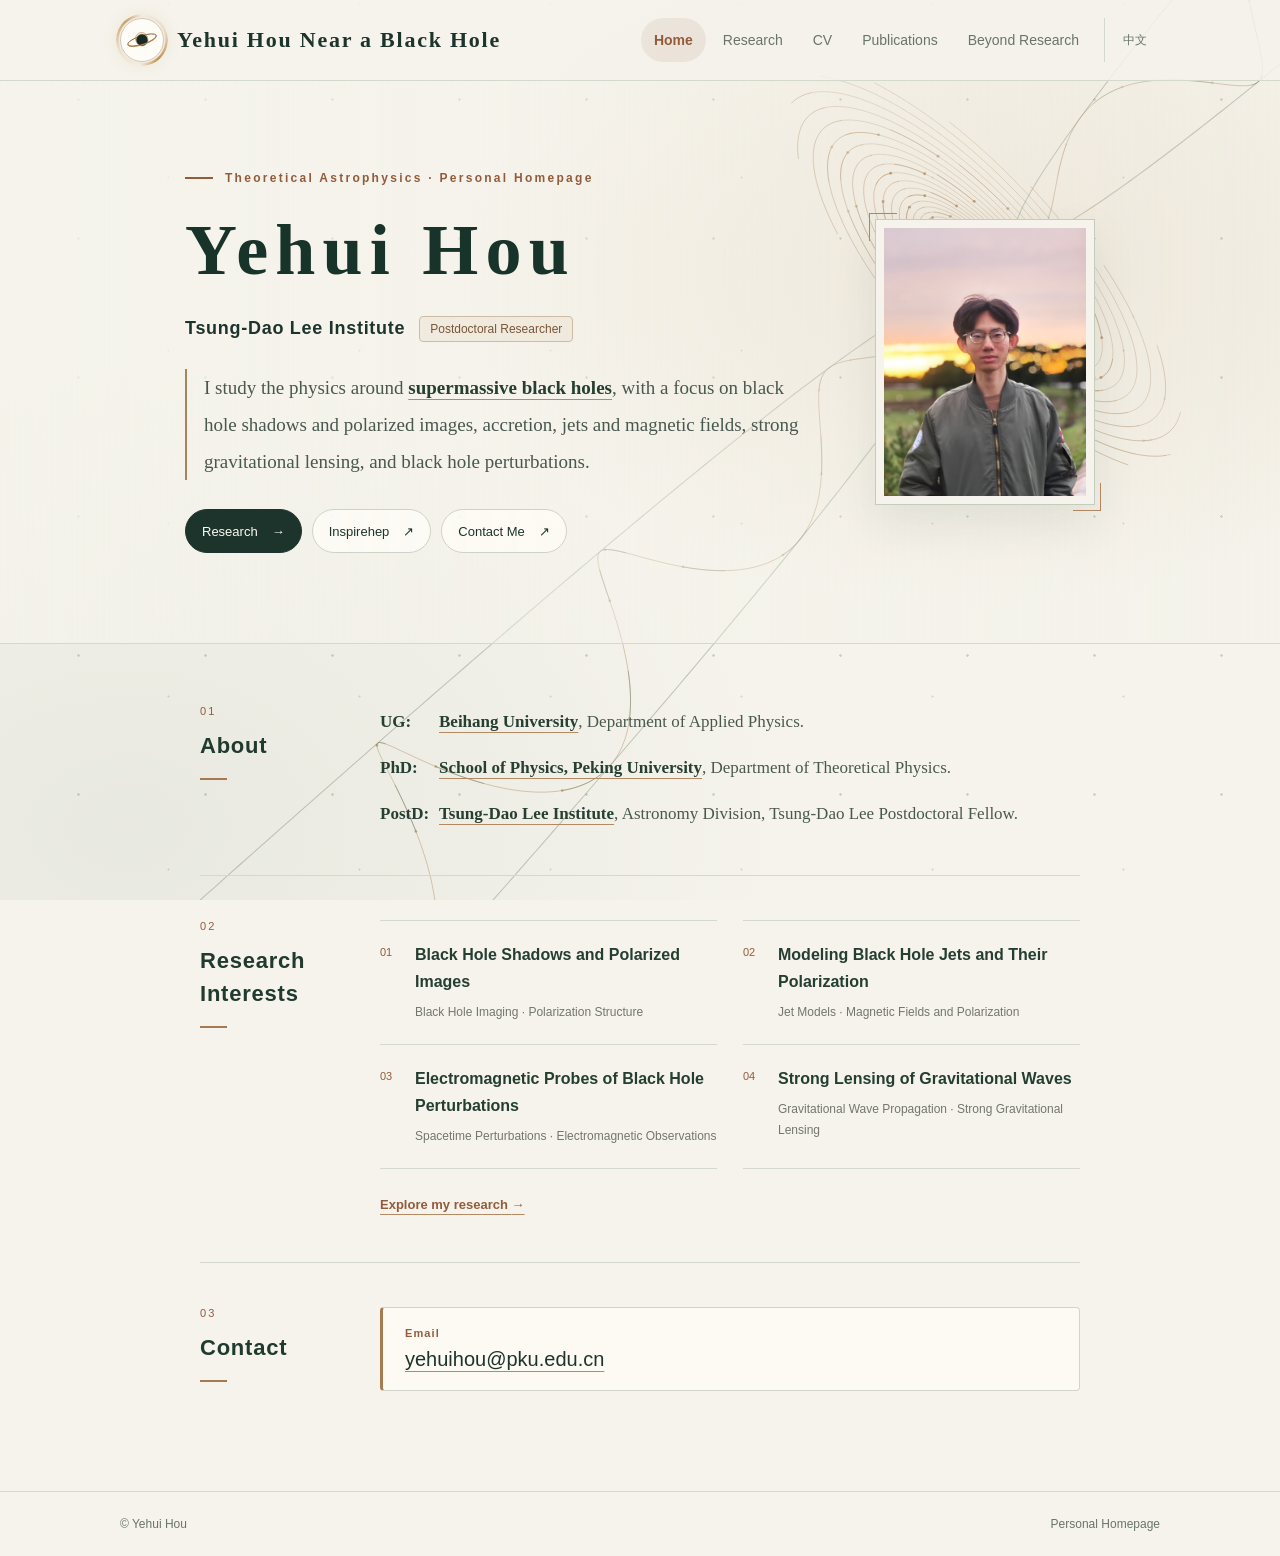
<file: homepage_E.html>
<!doctype html>
<html lang="en">
<head>
  <meta charset="utf-8">
  <meta name="viewport" content="width=device-width, initial-scale=1">
  <meta name="description" content="Yehui Hou's academic homepage. Research interests include black hole imaging and polarization, black hole jets, spacetime perturbations, and gravitational lensing of gravitational waves.">
  <meta name="theme-color" content="#f5f3eb">
  <meta name="color-scheme" content="light">
  <title>Yehui Hou | Academic Homepage</title>

  <style>
    :root {
      --paper: #f5f3eb;
      --ink: #1d342d;
      --body: #49584f;
      --muted: #68746c;
      --accent: #925c3b;
      --line: #d4d9cd;
      --serif: "Noto Serif CJK SC", "Source Han Serif SC",
               "Songti SC", "STSong", "SimSun", Georgia, serif;
      --sans: "PingFang SC", "Microsoft YaHei",
              "Noto Sans CJK SC", Arial, sans-serif;
    }

    *, *::before, *::after { box-sizing: border-box; }

    html { scroll-behavior: smooth; }

    body {
      margin: 0;
      color: var(--ink);
      background: var(--paper);
      font-family: var(--sans);
      -webkit-font-smoothing: antialiased;
      overflow-wrap: break-word;
    }

    ::selection { background: #e3cfb5; color: var(--ink); }
    a { color: inherit; }
    button { font: inherit; }

    a:focus-visible,
    button:focus-visible {
      outline: 2px solid var(--accent);
      outline-offset: 5px;
      border-radius: 5px;
    }

    .container {
      width: min(1040px, calc(100% - 48px));
      margin-inline: auto;
    }

    /* Keep the background separate from the content; do not rotate the entire page. */
    .cosmic-background {
      position: fixed;
      inset: 0;
      z-index: 0;
      overflow: hidden;
      pointer-events: none;
      background:
        radial-gradient(
          ellipse at 76% 30%,
          rgba(182,134,83,.13),
          transparent 38%
        ),
        radial-gradient(
          ellipse at 10% 92%,
          rgba(78,112,99,.08),
          transparent 40%
        ),
        var(--paper);
    }

    .cosmic-background svg,
    .cosmic-background canvas {
      position: absolute;
      inset: 0;
      display: block;
      width: 100%;
      height: 100%;
      transform: none;
      opacity: 1;
    }

    .background-stars {
      position: absolute;
      inset: 0;
      opacity: .25;
      background-image:
        radial-gradient(circle, #536b5f 1px, transparent 1.5px),
        radial-gradient(circle, #a17651 .8px, transparent 1.3px);
      background-size: 127px 139px, 191px 173px;
      background-position: 15px 30px, 73px 91px;
      animation: star-breathe 6s ease-in-out infinite alternate;
    }

    @keyframes star-breathe {
      from { opacity: .15; }
      to { opacity: .42; }
    }

    .page-shell {
      position: relative;
      z-index: 1;
    }

    .page-shell[inert] {
      pointer-events: none;
      user-select: none;
    }

    .skip-link {
      position: fixed;
      top: 12px;
      left: 16px;
      z-index: 50;
      padding: 10px 15px;
      background: var(--ink);
      color: var(--paper);
      transform: translateY(-180%);
    }

    .skip-link:focus { transform: translateY(0); }

    .site-header {
      border-bottom: 1px solid var(--line);
      background: rgba(245,243,235,.85);
    }

    .header-inner {
      display: flex;
      align-items: center;
      justify-content: space-between;
      min-height: 80px;
      gap: 24px;
    }

    .brand {
      display: flex;
      align-items: center;
      gap: 13px;
    }

    .black-hole-button {
      position: relative;
      display: grid;
      place-items: center;
      flex-shrink: 0;
      width: 44px;
      height: 44px;
      padding: 0;
      border: 1px solid #d4c6b5;
      border-radius: 50%;
      color: var(--accent);
      background: rgba(255,253,247,.85);
      cursor: pointer;
      box-shadow: 0 0 18px rgba(180,126,64,.16);
      transition: background 180ms ease, border-color 180ms ease;
    }

    .black-hole-button::before {
      content: "";
      position: absolute;
      inset: -5px;
      border-radius: 50%;
      background: conic-gradient(
        transparent 0deg,
        rgba(193,140,73,.2) 70deg,
        rgba(193,140,73,.95) 140deg,
        transparent 185deg,
        rgba(193,140,73,.15) 250deg,
        rgba(193,140,73,.8) 320deg,
        transparent 360deg
      );
      -webkit-mask: radial-gradient(circle, transparent 62%, #000 65%);
      mask: radial-gradient(circle, transparent 62%, #000 65%);
      animation: hole-ring-spin 5s linear infinite;
      pointer-events: none;
    }

    @keyframes hole-ring-spin {
      to { transform: rotate(360deg); }
    }

    .black-hole-button:hover {
      background: #eee2d2;
      border-color: #ad8662;
    }

    .black-hole-button svg {
      position: relative;
      width: 36px;
      height: 30px;
    }

    .site-name {
      font-family: var(--serif);
      font-size: 22px;
      font-weight: 700;
      letter-spacing: .08em;
      text-decoration: none;
    }

    .nav {
      display: flex;
      flex-wrap: wrap;
      align-items: center;
      gap: 4px;
      font-size: 14px;
      font-weight: 500;
    }

    .nav a {
      display: inline-flex;
      align-items: center;
      min-height: 44px;
      padding: 8px 13px;
      border-radius: 999px;
      color: var(--muted);
      text-decoration: none;
      transition: color 180ms ease, background 180ms ease;
    }

    .nav a:hover,
    .nav a[aria-current="page"] {
      color: var(--accent);
      background: rgba(146,92,59,.09);
    }

    .nav a[aria-current="page"] { font-weight: 700; }

    .nav .language {
      margin-left: 8px;
      padding-left: 18px;
      border-left: 1px solid var(--line);
      border-radius: 0;
      font-size: 12px;
    }

    .hero {
      border-bottom: 1px solid var(--line);
      padding: clamp(58px, 7vw, 92px) 0;
      background: linear-gradient(
        90deg,
        rgba(245,243,235,.78),
        rgba(245,243,235,.32) 58%,
        rgba(245,243,235,.02)
      );
    }

    .hero-inner {
      display: grid;
      grid-template-columns: minmax(0,1fr) 220px;
      align-items: center;
      gap: 65px;
      max-width: 910px;
    }

    .eyebrow {
      display: flex;
      align-items: center;
      gap: 12px;
      margin: 0 0 22px;
      color: var(--accent);
      font-size: 12px;
      font-weight: 700;
      letter-spacing: .19em;
    }

    .eyebrow::before {
      content: "";
      width: 28px;
      height: 2px;
      background: var(--accent);
    }

    h1 {
      margin: 0;
      font-family: var(--serif);
      font-size: clamp(48px,6vw,72px);
      font-weight: 700;
      letter-spacing: .10em;
      line-height: 1.2;
      color: #18332a;
    }

    .hero-role {
      display: flex;
      align-items: center;
      flex-wrap: wrap;
      gap: 9px 14px;
      margin: 23px 0 0;
    }

    .hero-institution {
      font-size: 18px;
      font-weight: 700;
      letter-spacing: .04em;
      text-decoration: none;
    }

    .hero-institution:hover { color: var(--accent); }

    .hero-position {
      padding: 5px 10px;
      border: 1px solid #cdbba4;
      border-radius: 4px;
      background: rgba(236,225,207,.45);
      color: #795539;
      font-size: 12px;
    }

    .hero-description {
      margin: 27px 0 0;
      padding-left: 17px;
      border-left: 2px solid #ab8260;
      color: var(--body);
      font-family: var(--serif);
      font-size: 19px;
      line-height: 1.95;
      text-wrap: pretty;
    }

    .hero-description strong {
      color: #203d31;
      font-weight: 700;
    }

    .hero-links {
      display: flex;
      flex-wrap: wrap;
      gap: 10px;
      margin-top: 29px;
    }

    .hero-links a {
      display: inline-flex;
      align-items: center;
      gap: 14px;
      min-height: 44px;
      padding: 9px 16px;
      border: 1px solid #cdd3c7;
      border-radius: 999px;
      background: rgba(255,253,247,.75);
      font-size: 13px;
      font-weight: 500;
      text-decoration: none;
      transition: background 180ms ease, color 180ms ease;
    }

    .hero-links a:first-child {
      color: #fffaf0;
      background: var(--ink);
      border-color: var(--ink);
    }

    .hero-links a:hover {
      background: #e8dbc7;
      color: var(--ink);
    }

    .portrait {
      position: relative;
      margin: 0;
      padding: 8px;
      border: 1px solid #c4ccbd;
      background: var(--paper);
      box-shadow: 0 18px 42px rgba(36,56,49,.09);
    }

    .portrait::before,
    .portrait::after {
      content: "";
      position: absolute;
      width: 28px;
      height: 28px;
      border: solid #af8660;
    }

    .portrait::before {
      top: -7px;
      left: -7px;
      border-width: 1px 0 0 1px;
    }

    .portrait::after {
      bottom: -7px;
      right: -7px;
      border-width: 0 1px 1px 0;
    }

    .portrait img {
      display: block;
      width: 100%;
      height: auto;
      background: #e3e4dc;
    }

    .main-content {
      width: min(880px,calc(100% - 48px));
      margin-inline: auto;
      padding: 17px 0 56px;
    }

    .content-section {
      display: grid;
      grid-template-columns: 144px minmax(0,1fr);
      gap: 36px;
      padding: 42px 0;
    }

    .content-section + .content-section {
      border-top: 1px solid var(--line);
    }

    .section-title {
      align-self: start;
      margin: 0;
      color: #203a2f;
      font-size: 22px;
      font-weight: 750;
      line-height: 1.5;
      letter-spacing: .035em;
    }

    .section-index {
      display: block;
      margin-bottom: 10px;
      color: var(--accent);
      font-size: 11px;
      font-weight: 500;
      letter-spacing: .2em;
    }

    .section-title::after {
      content: "";
      display: block;
      width: 27px;
      height: 2px;
      margin-top: 16px;
      background: #a77950;
    }

    .section-body {
      min-width: 0;
      padding: 2px 0;
    }

    .section-body p {
      margin: 0;
      color: var(--body);
      font-family: var(--serif);
      font-size: 17px;
      line-height: 2;
      text-wrap: pretty;
    }

    .bio-list {
      display: grid;
      gap: 12px;
      margin: 0;
      padding: 0;
      list-style: none;
      color: var(--body);
      font-family: var(--serif);
      font-size: 17px;
      line-height: 2;
      text-wrap: pretty;
    }

    .bio-list li {
      display: grid;
      grid-template-columns: 3em minmax(0,1fr);
      gap: 8px;
    }

    .bio-label {
      color: #263f32;
      font-weight: 700;
      white-space: nowrap;
    }

    .text-link {
      text-decoration-color: #b58a62;
      text-underline-offset: 5px;
      text-decoration-thickness: 1px;
    }

    .text-link:hover { color: var(--accent); }

    .institution-link {
      color: #263f32;
      font-weight: 700;
    }

    .research-list {
      display: grid;
      grid-template-columns: repeat(2,minmax(0,1fr));
      gap: 0 26px;
      margin: 0;
      padding: 0;
      list-style: none;
    }

    .research-list li {
      display: grid;
      grid-template-columns: 24px minmax(0,1fr);
      gap: 11px;
      padding: 20px 0;
      border-bottom: 1px solid var(--line);
    }

    .research-list li:nth-child(-n+2) {
      border-top: 1px solid var(--line);
    }

    .topic-number {
      padding-top: 5px;
      color: var(--accent);
      font-size: 11px;
      font-variant-numeric: tabular-nums;
    }

    .topic-title {
      margin: 0;
      color: #253e32;
      font-size: 16px;
      font-weight: 700;
      line-height: 1.7;
    }

    .topic-detail {
      display: block;
      margin-top: 7px;
      color: #73776b;
      font-size: 12px;
      line-height: 1.8;
    }

    .section-body .section-action {
      margin-top: 23px;
      color: var(--accent);
      font-family: var(--sans);
      font-size: 13px;
      font-weight: 600;
    }

    .contact-card {
      padding: 19px 22px;
      border: 1px solid #d0d5c8;
      border-left: 3px solid #a67b52;
      border-radius: 4px;
      background: rgba(255,253,247,.74);
    }

    .contact-label {
      display: block;
      margin-bottom: 9px;
      color: var(--accent);
      font-size: 11px;
      font-weight: 600;
      letter-spacing: .1em;
    }

    .contact-email {
      font-size: clamp(16px,2vw,20px);
      font-weight: 500;
      overflow-wrap: anywhere;
    }

    .site-footer {
      border-top: 1px solid var(--line);
      background: rgba(245,243,235,.75);
    }

    .footer-inner {
      display: flex;
      justify-content: space-between;
      flex-wrap: wrap;
      gap: 12px;
      padding-block: 25px;
      color: var(--muted);
      font-size: 12px;
    }

    .footer-inner p { margin: 0; }

    .link-hole {
      position: fixed;
      z-index: 100;
      width: 160px;
      height: 130px;
      transform: translate(-50%,-50%);
      pointer-events: none;
    }

    .link-hole canvas {
      display: block;
      width: 100%;
      height: 100%;
    }

    .absorption-stage {
      position: fixed;
      inset: 0;
      z-index: 80;
      display: none;
      pointer-events: none;
    }

    .absorption-stage.is-active { display: block; }

    .absorption-stage canvas {
      display: block;
      width: 100%;
      height: 100%;
    }

    .absorption-status {
      position: absolute;
      bottom: 8%;
      left: 50%;
      transform: translateX(-50%);
      margin: 0;
      color: #765336;
      font-size: 12px;
      letter-spacing: .12em;
      white-space: nowrap;
    }

    .sr-only {
      position: absolute;
      width: 1px;
      height: 1px;
      padding: 0;
      margin: -1px;
      overflow: hidden;
      clip-path: inset(50%);
      white-space: nowrap;
      border: 0;
    }

    @media (max-width:760px) {
      .header-inner {
        align-items: flex-start;
        flex-direction: column;
        gap: 8px;
        padding-block: 14px;
      }

      .hero-inner {
        grid-template-columns: minmax(0,1fr) 170px;
        gap: 30px;
      }

      .content-section {
        grid-template-columns: 120px minmax(0,1fr);
        gap: 26px;
      }
    }

    @media (max-width:620px) {
      .container,
      .main-content { width: calc(100% - 36px); }

      .nav { gap: 2px; font-size: 13px; }
      .nav a { padding: 7px 9px; }
      .nav .language { margin-left: 2px; padding-left: 10px; }

      .hero { padding: 44px 0 48px; }

      .hero-inner {
        grid-template-columns: minmax(0,1fr) 108px;
        gap: 19px;
        align-items: start;
      }

      .eyebrow {
        gap: 8px;
        font-size: 10px;
        letter-spacing: .06em;
      }

      .eyebrow::before { width: 16px; }

      h1 {
        font-size: clamp(35px,9vw,50px);
        letter-spacing: .06em;
      }

      .hero-institution { font-size: 15px; }
      .hero-position { font-size: 11px; }
      .hero-description { padding-left: 12px; font-size: 16px; }
      .hero-links { gap: 8px; }
      .hero-links a { padding: 8px 11px; gap: 8px; font-size: 12px; }
      .portrait { margin-top: 12px; padding: 5px; }

      .content-section {
        grid-template-columns: 1fr;
        gap: 22px;
        padding: 30px 0;
      }

      .section-title {
        display: flex;
        align-items: center;
        gap: 12px;
        font-size: 21px;
      }

      .section-index { margin: 0; }

      .section-title::after {
        margin: 0 0 0 3px;
        width: 30px;
        height: 1px;
      }

      .section-body p,
      .bio-list { font-size: 16px; }

      .research-list { grid-template-columns: 1fr; }
      .research-list li:nth-child(2) { border-top: 0; }
    }

    @media (max-width:380px) {
      .hero-inner { grid-template-columns: 1fr; }
      .portrait { width: 128px; }
    }

    @media (prefers-reduced-motion:reduce) {
      html { scroll-behavior: auto; }

      *, *::before, *::after {
        animation: none !important;
        transition: none !important;
      }
    }
  </style>
</head>

<body>
  <div class="cosmic-background" aria-hidden="true">
    <div class="background-stars"></div>

    <!--
      Static fallback background:
      These nodes are replaced once JavaScript renders the background successfully.
      The jets run from upper right to lower left, with the center left unfilled.
    -->
    <svg id="background-svg"
         viewBox="0 0 1440 1000"
         preserveAspectRatio="xMidYMid slice"
         focusable="false">
      <g transform="translate(1100 300) rotate(45)"
         fill="none"
         stroke-linecap="round">
        <g stroke="#74856f" stroke-opacity=".40" stroke-width="1.2">
          <path d="M-10 -55 Q-85 -320 -125 -1000"/>
          <path d="M10 -55 Q85 -320 125 -1000"/>
          <path d="M-10 55 Q-85 320 -125 1000"/>
          <path d="M10 55 Q85 320 125 1000"/>
        </g>

        <g stroke="#a67c50" stroke-opacity=".40" stroke-width="1">
          <path d="M0 -60
                   C-35 -95 45 -120 0 -160
                   S-65 -215 0 -250
                   S90 -315 0 -360
                   S-115 -435 0 -500"/>
          <path d="M0 60
                   C35 95 -45 120 0 160
                   S65 215 0 250
                   S-90 315 0 360
                   S115 435 0 500"/>
          <ellipse rx="250" ry="88"/>
          <ellipse rx="205" ry="72"/>
          <ellipse rx="160" ry="56"/>
          <ellipse rx="115" ry="40"/>
        </g>

        <circle r="49" fill="#f5f3eb"
                stroke="#73806b" stroke-opacity=".55"/>

        <g stroke="#73806b" stroke-opacity=".30" stroke-width=".8">
          <path d="M-35 -28 Q0 -8 44 -12"/>
          <path d="M-44 -14 Q0 6 48 2"/>
          <path d="M-48 0 Q0 20 44 16"/>
          <path d="M-43 14 Q0 34 33 30"/>
        </g>
      </g>
    </svg>

    <canvas id="background-canvas"></canvas>
  </div>

  <div class="page-shell" id="page-shell">
    <a class="skip-link" href="#main-content">Skip to main content</a>

    <header class="site-header">
      <div class="header-inner container">
        <div class="brand">
          <button class="black-hole-button"
                  id="black-hole-button"
                  type="button"
                  aria-label="Play the black hole accretion animation; the page returns after 5 seconds"
                  title="Click to experience black hole accretion">
            <svg viewBox="0 0 60 44" aria-hidden="true" focusable="false">
              <g transform="rotate(-18 30 22)">
                <ellipse cx="30" cy="22" rx="25" ry="7"
                         fill="none" stroke="currentColor" stroke-width="1.5"/>
                <circle cx="30" cy="22" r="10"
                        fill="#172b23" stroke="#cfaa76" stroke-width="1"/>
                <path d="M5 22 C8 32 52 32 55 22"
                      fill="none" stroke="#b78652" stroke-width="2"/>
                <path d="M20 20 C20 6 40 6 40 20"
                      fill="none" stroke="#b78652" stroke-width="1"/>
              </g>
            </svg>
          </button>

          <a class="site-name" href="homepage_E.html">Yehui Hou Near a Black Hole</a>
        </div>

        <nav class="nav" aria-label="Main navigation">
          <a href="homepage_E.html" aria-current="page">Home</a>
          <a href="research_E.html">Research</a>
          <a href="CV_English.pdf"
             target="_blank"
             rel="noopener noreferrer"
             aria-label="View CV in English (PDF, opens in a new tab)">CV</a>
          <a href="https://inspirehep.net/authors/2052049?ui-citation-summary=true"
             target="_blank"
             rel="noopener noreferrer">Publications</a>
          <a href="interest_E.html">Beyond Research</a>
          <a class="language"
             href="homepage_E.html"
             lang="en"
             hreflang="en">中文</a>
        </nav>
      </div>
    </header>

    <main id="main-content">
      <section class="hero" aria-labelledby="page-title">
        <div class="hero-inner container">
          <div>
            <p class="eyebrow">Theoretical Astrophysics · Personal Homepage</p>
            <h1 id="page-title">Yehui Hou</h1>

            <p class="hero-role">
              <a class="hero-institution"
                 href="https://tdli.sjtu.edu.cn/"
                 target="_blank"
                 rel="noopener noreferrer">Tsung-Dao Lee Institute</a>
              <span class="hero-position">Postdoctoral Researcher</span>
            </p>

            <p class="hero-description">
              I study the physics around <strong><a class="text-link institution-link"
                     href="https://en.wikipedia.org/wiki/Supermassive_black_hole"
                     target="_blank"
                     rel="noopener noreferrer">supermassive black holes</a></strong>, with a focus on black hole shadows and polarized images, accretion, jets and magnetic fields, strong gravitational lensing, and black hole perturbations.
            </p>

            <div class="hero-links">
              <a href="research_E.html">
                Research<span aria-hidden="true">→</span>
              </a>
              <a href="https://inspirehep.net/authors/2052049?ui-citation-summary=true"
                 target="_blank"
                 rel="noopener noreferrer">
                Inspirehep<span aria-hidden="true">↗</span>
              </a>
              <a href="mailto:yehuihou@pku.edu.cn">
                Contact Me<span aria-hidden="true">↗</span>
              </a>
            </div>
          </div>

          <figure class="portrait">
            <img src="weiming.jpg"
                 alt="Portrait of Yehui Hou"
                 decoding="async"
                 fetchpriority="high">
          </figure>
        </div>
      </section>

      <div class="main-content">
        <section class="content-section" aria-labelledby="about-title">
          <h2 class="section-title" id="about-title">
            <span class="section-index" aria-hidden="true">01</span>
            About
          </h2>

          <div class="section-body">
            <ul class="bio-list">
              <li>
                <span class="bio-label">UG:</span>
                <div>
                  <a class="text-link institution-link"
                     href="https://physics.buaa.edu.cn/"
                     target="_blank"
                     rel="noopener noreferrer">Beihang University</a>, Department of Applied Physics.
                </div>
              </li>
              <li>
                <span class="bio-label">PhD:</span>
                <div>
                  <a class="text-link institution-link"
                     href="https://www.phy.pku.edu.cn/"
                     target="_blank"
                     rel="noopener noreferrer">School of Physics, Peking University</a>, Department of Theoretical Physics.
                </div>
              </li>
              <li>
                <span class="bio-label">PostD:</span>
                <div>
                  <a class="text-link institution-link"
                     href="https://tdli.sjtu.edu.cn/"
                     target="_blank"
                     rel="noopener noreferrer">Tsung-Dao Lee Institute</a>, Astronomy Division, Tsung-Dao Lee Postdoctoral Fellow.
                </div>
              </li>
            </ul>
          </div>
        </section>

        <section class="content-section" aria-labelledby="research-title">
          <h2 class="section-title" id="research-title">
            <span class="section-index" aria-hidden="true">02</span>
            Research Interests
          </h2>

          <div class="section-body">
            <ol class="research-list">
              <li>
                <span class="topic-number" aria-hidden="true">01</span>
                <div>
                  <h3 class="topic-title">Black Hole Shadows and Polarized Images</h3>
                  <span class="topic-detail">Black Hole Imaging · Polarization Structure</span>
                </div>
              </li>
              <li>
                <span class="topic-number" aria-hidden="true">02</span>
                <div>
                  <h3 class="topic-title">Modeling Black Hole Jets and Their Polarization</h3>
                  <span class="topic-detail">Jet Models · Magnetic Fields and Polarization</span>
                </div>
              </li>
              <li>
                <span class="topic-number" aria-hidden="true">03</span>
                <div>
                  <h3 class="topic-title">Electromagnetic Probes of Black Hole Perturbations</h3>
                  <span class="topic-detail">Spacetime Perturbations · Electromagnetic Observations</span>
                </div>
              </li>
              <li>
                <span class="topic-number" aria-hidden="true">04</span>
                <div>
                  <h3 class="topic-title">Strong Lensing of Gravitational Waves</h3>
                  <span class="topic-detail">Gravitational Wave Propagation · Strong Gravitational Lensing</span>
                </div>
              </li>
            </ol>

            <p class="section-action">
              <a class="text-link" href="research_E.html">
                Explore my research
                <span aria-hidden="true">→</span>
              </a>
            </p>
          </div>
        </section>

        <section class="content-section" aria-labelledby="contact-title">
          <h2 class="section-title" id="contact-title">
            <span class="section-index" aria-hidden="true">03</span>
            Contact
          </h2>

          <div class="section-body">
            <div class="contact-card">
              <span class="contact-label">Email</span>
              <a class="text-link contact-email"
                 href="mailto:yehuihou@pku.edu.cn">
                yehuihou@pku.edu.cn
              </a>
            </div>
          </div>
        </section>
      </div>
    </main>

    <footer class="site-footer">
      <div class="footer-inner container">
        <p>© Yehui Hou</p>
        <p>Personal Homepage</p>
      </div>
    </footer>
  </div>

  <div class="absorption-stage"
       id="absorption-stage"
       aria-hidden="true">
    <canvas id="large-hole-canvas"></canvas>
    <p class="absorption-status" id="absorption-status">
      Accretion in progress · Page returns in 5 seconds
    </p>
  </div>

  <p class="sr-only"
     id="live-status"
     role="status"
     aria-live="polite"></p>

  <noscript>
    <p style="position:relative;z-index:2;text-align:center">
      JavaScript is disabled in your browser. A static background is displayed, and animated interactions are unavailable.
    </p>
  </noscript>

  <script>
    (() => {
      "use strict";

      const motion = window.matchMedia("(prefers-reduced-motion: reduce)");
      const svg = document.getElementById("background-svg");
      const bgCanvas = document.getElementById("background-canvas");
      const shell = document.getElementById("page-shell");
      const button = document.getElementById("black-hole-button");
      const stage = document.getElementById("absorption-stage");
      const largeCanvas = document.getElementById("large-hole-canvas");
      const status = document.getElementById("absorption-status");
      const live = document.getElementById("live-status");

      const NS = "http://www.w3.org/2000/svg";
      const TAU = Math.PI * 2;
      const effects = new Set();

      let geometry = null;
      let bgCtx = null;
      let bgFrame = 0;
      let resizeFrame = 0;
      let largeFrame = 0;
      let restoreTimer = 0;
      let navigationTimer = 0;
      let absorbing = false;
      let navigating = false;
      let savedFocus = null;
      let savedOverflow = "";
      let savedX = 0;
      let savedY = 0;

      function setupCanvas(canvas, width, height) {
        const ctx = canvas.getContext("2d");
        if (!ctx) return null;

        const dpr = Math.min(window.devicePixelRatio || 1, 2);
        canvas.width = Math.round(width * dpr);
        canvas.height = Math.round(height * dpr);
        ctx.setTransform(dpr, 0, 0, dpr, 0, 0);
        return ctx;
      }

      function node(tag, attrs, parent) {
        const element = document.createElementNS(NS, tag);

        for (const [key, value] of Object.entries(attrs)) {
          element.setAttribute(key, String(value));
        }

        parent.appendChild(element);
        return element;
      }

      function svgPath(points, color, opacity, width, parent) {
        if (!points.length) return;

        node("path", {
          d: points.map((point, index) =>
            `${index ? "L" : "M"}${point.x.toFixed(2)},${point.y.toFixed(2)}`
          ).join(" "),
          fill: "none",
          stroke: color,
          "stroke-opacity": opacity,
          "stroke-width": width,
          "stroke-linecap": "round",
          "stroke-linejoin": "round"
        }, parent);
      }

      /*
       * The disk lies in the x-y plane; the jets follow the z axis.
       * Rotate the background projection 90 degrees around its center.
       * The bipolar jet axis runs from upper right to lower left,
       * without rotating the content or portrait.
       */
      function project(x, y, z = 0) {
        const g = geometry;
        const v = y * .35 - z * .937;
        const c = Math.SQRT1_2;
        const dx = (x + v) * c;
        const dy = (-x + v) * c;

        return {
          x: g.cx - dy,
          y: g.cy + dx
        };
      }

      function flowPoint(progress, phase) {
        const g = geometry;
        const radius = g.outer * Math.pow(g.r / g.outer, progress);
        const angle = phase + progress * Math.PI * 2.6;

        return {
          ...project(
            radius * Math.cos(angle),
            radius * Math.sin(angle)
          ),
          front: Math.sin(angle) > 0
        };
      }

      function jetPoint(progress, phase, side) {
        const g = geometry;
        const distance = progress * g.jetLength;
        const radius = Math.sqrt(
          Math.pow(g.r * .18, 2) + distance * 12 * g.scale
        );
        const angle = phase + progress * Math.PI * 11;

        return project(
          radius * Math.cos(angle),
          radius * Math.sin(angle),
          side * (g.r * 1.1 + distance)
        );
      }

      function buildBackground() {
        const width = window.innerWidth;
        const height = window.innerHeight;
        const scale = Math.min(1.2, Math.max(.55, width / 1300));

        geometry = {
          width,
          height,
          scale,
          cx: width * (width < 620 ? .82 : .77),
          cy: height * .30,
          r: 49 * scale,
          outer: 265 * scale,
          jetLength: Math.hypot(width, height) * 1.1
        };

        const g = geometry;

        /*
         * Build the complete graphic in memory before replacing the static fallback.
         * If generation fails, the existing static SVG remains intact.
         */
        const root = document.createElementNS(NS, "g");
        const defs = node("defs", {}, root);
        const clip = node("clipPath", {
          id: "sphere-clip",
          clipPathUnits: "userSpaceOnUse"
        }, defs);

        node("circle", {
          cx: g.cx,
          cy: g.cy,
          r: g.r
        }, clip);

        // Parabolic, collimated jets and helical magnetic field lines.
        for (const side of [-1, 1]) {
          for (const sign of [-1, 1]) {
            const points = [];

            for (let i = 0; i <= 140; i++) {
              const distance = i / 140 * g.jetLength;
              const radius = Math.sqrt(
                Math.pow(g.r * .18, 2) +
                distance * 12 * scale
              );

              points.push(project(
                sign * radius,
                0,
                side * (g.r * 1.1 + distance)
              ));
            }

            svgPath(points, "#74856f", .42, 1.05, root);
          }

          const helix = [];

          for (let i = 0; i <= 500; i++) {
            helix.push(jetPoint(i / 500, .4, side));
          }

          svgPath(helix, "#a67c50", .42, .95, root);
        }

        const back = node("g", {}, root);
        const sphere = node("g", {}, root);
        const front = node("g", {}, root);

        // Spiral streamlines that converge toward the center.
        for (let arm = 0; arm < 15; arm++) {
          let points = [];
          let previousFront = null;

          for (let i = 0; i <= 180; i++) {
            const point = flowPoint(i / 180, arm * TAU / 15);

            if (
              previousFront !== null &&
              point.front !== previousFront
            ) {
              points.push(point);

              svgPath(
                points,
                "#a17a51",
                previousFront ? .46 : .30,
                .95,
                previousFront ? front : back
              );

              points = [point];
            } else {
              points.push(point);
            }

            previousFront = point.front;
          }

          svgPath(
            points,
            "#a17a51",
            previousFront ? .46 : .30,
            .95,
            previousFront ? front : back
          );
        }

        // Keep the center unfilled, using contours and sketch-style hatching.
        node("circle", {
          cx: g.cx,
          cy: g.cy,
          r: g.r,
          fill: "#f5f3eb",
          stroke: "#73806b",
          "stroke-opacity": .55,
          "stroke-width": 1.1
        }, sphere);

        node("circle", {
          cx: g.cx + .5,
          cy: g.cy + .5,
          r: g.r * 1.035,
          fill: "none",
          stroke: "#a17a51",
          "stroke-opacity": .30,
          "stroke-width": .7
        }, sphere);

        const hatch = node("g", {
          "clip-path": "url(#sphere-clip)"
        }, sphere);

        for (let i = 0; i < 17; i++) {
          const points = [];

          for (let j = 0; j <= 50; j++) {
            const x = (-1.1 + j / 50 * 2.2) * g.r;
            const y =
              (-.6 + i * .09) * g.r +
              x * .34 +
              .2 * g.r * (1 - (x / g.r) ** 2);

            points.push({
              x: g.cx - y,
              y: g.cy + x
            });
          }

          // The missing closing parenthesis and semicolon have been restored.
          svgPath(
            points,
            "#6e7a65",
            .15 + i * .007,
            .7,
            hatch
          );
        }

        svg.setAttribute("viewBox", `0 0 ${width} ${height}`);
        svg.setAttribute("preserveAspectRatio", "xMidYMid meet");

        while (svg.firstChild) {
          svg.removeChild(svg.firstChild);
        }

        svg.appendChild(root);

        bgCtx = setupCanvas(bgCanvas, width, height);
        drawBackground(performance.now());
      }

      function strokeCanvas(ctx, points, color, width = 1) {
        if (!points.length) return;

        ctx.beginPath();
        ctx.moveTo(points[0].x, points[0].y);

        for (let i = 1; i < points.length; i++) {
          ctx.lineTo(points[i].x, points[i].y);
        }

        ctx.strokeStyle = color;
        ctx.lineWidth = width;
        ctx.stroke();
      }

      function drawBackground(now) {
        if (!bgCtx || !geometry) return;

        const ctx = bgCtx;
        const g = geometry;
        const time = motion.matches ? 0 : now;

        ctx.clearRect(0, 0, g.width, g.height);

        // Inflow particles use the same projection as the SVG spiral streamlines.
        for (let i = 0; i < 65; i++) {
          const progress = (time * .00010 + i / 65) % 1;
          const phase = (i % 15) * TAU / 15;
          const point = flowPoint(progress, phase);
          const distance = Math.hypot(
            point.x - g.cx,
            point.y - g.cy
          );

          if (!point.front && distance < g.r + 1) continue;

          const alpha = Math.sin(progress * Math.PI) * .65;
          const tail = [];

          for (let j = 0; j <= 8; j++) {
            const p = flowPoint(
              Math.max(0, progress - .045 + .045 * j / 8),
              phase
            );

            if (
              p.front ||
              Math.hypot(p.x - g.cx, p.y - g.cy) > g.r
            ) {
              tail.push(p);
            }
          }

          strokeCanvas(
            ctx,
            tail,
            `rgba(162,105,48,${alpha * .6})`,
            1
          );

          ctx.beginPath();
          ctx.arc(point.x, point.y, 1.5 * g.scale, 0, TAU);
          ctx.fillStyle = `rgba(151,91,39,${alpha})`;
          ctx.fill();
        }

        // Jet particles move outward along the magnetic field lines.
        for (const side of [-1, 1]) {
          for (let i = 0; i < 26; i++) {
            const progress = (time * .000065 + i / 26) % 1;
            const point = jetPoint(progress, .4, side);
            const alpha = Math.sin(progress * Math.PI) * .5;
            const tail = [];

            for (let j = 0; j <= 8; j++) {
              tail.push(jetPoint(
                Math.max(0, progress - .015 + .015 * j / 8),
                .4,
                side
              ));
            }

            strokeCanvas(
              ctx,
              tail,
              `rgba(111,133,107,${alpha})`,
              1
            );

            ctx.beginPath();
            ctx.arc(point.x, point.y, 1.35 * g.scale, 0, TAU);
            ctx.fillStyle = `rgba(152,110,57,${alpha})`;
            ctx.fill();
          }
        }
      }

      function backgroundTick(now) {
        bgFrame = 0;
        drawBackground(now);

        if (!motion.matches && !document.hidden && bgCtx) {
          bgFrame = requestAnimationFrame(backgroundTick);
        }
      }

      function startBackground() {
        cancelAnimationFrame(bgFrame);
        bgFrame = 0;
        drawBackground(performance.now());

        if (!motion.matches && !document.hidden && bgCtx) {
          bgFrame = requestAnimationFrame(backgroundTick);
        }
      }

      // The interactive black hole is a visual illustration, not a numerical relativity simulation.
      function drawHole(ctx, x, y, radius, time, count = 80) {
        ctx.save();
        ctx.translate(x, y);
        ctx.rotate(-.28);

        const glow = ctx.createRadialGradient(
          0, 0, radius * .7,
          0, 0, radius * 3.2
        );

        glow.addColorStop(0, "rgba(194,143,76,.35)");
        glow.addColorStop(1, "rgba(194,143,76,0)");

        ctx.fillStyle = glow;
        ctx.beginPath();
        ctx.arc(0, 0, radius * 3.2, 0, TAU);
        ctx.fill();

        function point(progress, phase) {
          const r = radius * 3 * Math.pow(.27, progress);
          const angle = phase + Math.PI *
            (1.7 * progress + .8 * progress * progress);

          return {
            x: Math.cos(angle) * r,
            y: Math.sin(angle) * r * .34,
            front: Math.sin(angle) > 0
          };
        }

        function disk(front) {
          for (let arm = 0; arm < 14; arm++) {
            ctx.beginPath();
            let drawing = false;

            for (let j = 0; j <= 100; j++) {
              const p = point(j / 100, arm * TAU / 14);

              if (p.front === front) {
                if (drawing) {
                  ctx.lineTo(p.x, p.y);
                } else {
                  ctx.moveTo(p.x, p.y);
                }

                drawing = true;
              } else {
                drawing = false;
              }
            }

            ctx.strokeStyle = front
              ? "rgba(199,140,66,.65)"
              : "rgba(168,115,57,.35)";
            ctx.lineWidth = Math.max(.7, radius * .013);
            ctx.stroke();
          }

          for (let i = 0; i < count; i++) {
            const progress = (time * .00030 + i / count) % 1;
            const phase = i * 2.399963;
            const p = point(progress, phase);

            if (p.front !== front) continue;

            const alpha = Math.sin(progress * Math.PI);
            const tail = [];

            for (let j = 0; j <= 10; j++) {
              tail.push(point(
                Math.max(0, progress - .06 + .06 * j / 10),
                phase
              ));
            }

            strokeCanvas(
              ctx,
              tail,
              `rgba(230,175,94,${alpha * .7})`,
              Math.max(.7, radius * .012)
            );

            ctx.beginPath();
            ctx.arc(
              p.x, p.y,
              Math.max(1, radius * .014),
              0, TAU
            );
            ctx.fillStyle = `rgba(255,224,173,${alpha})`;
            ctx.fill();
          }
        }

        disk(false);

        ctx.beginPath();
        ctx.ellipse(
          0, -radius * .05,
          radius * 1.12, radius * 1.2,
          0, Math.PI, TAU
        );
        ctx.strokeStyle = "rgba(225,173,98,.75)";
        ctx.lineWidth = Math.max(1, radius * .025);
        ctx.stroke();

        ctx.beginPath();
        ctx.arc(0, 0, radius, 0, TAU);
        ctx.fillStyle = "#111d18";
        ctx.fill();

        ctx.beginPath();
        ctx.arc(0, 0, radius * 1.035, 0, TAU);
        ctx.strokeStyle = "#d7ab70";
        ctx.lineWidth = Math.max(1, radius * .03);
        ctx.stroke();

        disk(true);
        ctx.restore();
      }

      function showLinkHole(x, y) {
        if (motion.matches || absorbing) return;

        const element = document.createElement("div");
        element.className = "link-hole";
        element.setAttribute("aria-hidden", "true");
        element.style.left = `${x}px`;
        element.style.top = `${y}px`;

        const canvas = document.createElement("canvas");
        element.appendChild(canvas);
        document.body.appendChild(element);

        const ctx = setupCanvas(canvas, 160, 130);

        if (!ctx) {
          element.remove();
          return;
        }

        const effect = { element, frame: 0 };
        effects.add(effect);

        const start = performance.now();

        function tick(now) {
          const elapsed = now - start;

          ctx.clearRect(0, 0, 160, 130);
          ctx.save();
          ctx.globalAlpha =
            Math.min(1, elapsed / 90) *
            Math.max(0, 1 - Math.max(0, elapsed - 450) / 300);

          drawHole(ctx, 80, 65, 23, elapsed, 45);
          ctx.restore();

          if (elapsed < 750 && !document.hidden) {
            effect.frame = requestAnimationFrame(tick);
          } else {
            element.remove();
            effects.delete(effect);
          }
        }

        effect.frame = requestAnimationFrame(tick);
      }

      function clearEffects() {
        for (const effect of effects) {
          cancelAnimationFrame(effect.frame);
          effect.element.remove();
        }

        effects.clear();
      }

      function restorePage(announce = true) {
        if (!absorbing) return;

        clearTimeout(restoreTimer);
        cancelAnimationFrame(largeFrame);

        shell.style.transform = "";
        shell.style.opacity = "";
        shell.style.transformOrigin = "";
        shell.style.willChange = "";
        shell.inert = false;
        shell.removeAttribute("inert");

        document.body.style.overflow = savedOverflow;
        stage.classList.remove("is-active");
        status.hidden = false;
        button.disabled = false;
        absorbing = false;

        const previousScroll =
          document.documentElement.style.scrollBehavior;

        document.documentElement.style.scrollBehavior = "auto";
        window.scrollTo(savedX, savedY);
        document.documentElement.style.scrollBehavior = previousScroll;

        if (announce) {
          live.textContent = "The page has been restored.";

          if (
            savedFocus instanceof HTMLElement &&
            savedFocus.isConnected
          ) {
            savedFocus.focus({ preventScroll: true });
          }
        }
      }

      function startAbsorption() {
        if (absorbing || navigating) return;

        /*
         * Check Canvas support before hiding the content.
         */
        let width = window.innerWidth;
        let height = window.innerHeight;
        let ctx = setupCanvas(largeCanvas, width, height);

        if (!ctx) {
          live.textContent = "Your browser does not support this animation.";
          return;
        }

        absorbing = true;
        savedFocus = document.activeElement;
        savedOverflow = document.body.style.overflow;
        savedX = window.scrollX;
        savedY = window.scrollY;

        clearEffects();

        if (savedFocus instanceof HTMLElement) {
          savedFocus.blur();
        }

        button.disabled = true;
        shell.inert = true;
        shell.setAttribute("inert", "");
        document.body.style.overflow = "hidden";
        stage.classList.add("is-active");
        status.hidden = false;

        live.textContent =
          "The black hole accretion animation has started. The page returns after 5 seconds. Press Escape to exit early.";

        function setAbsorptionOrigin() {
          /*
           * Use the untransformed page position to keep the rotation center
           * aligned after scrolling.
           */
          const previousTransform = shell.style.transform;
          shell.style.transform = "none";
          const bounds = shell.getBoundingClientRect();

          shell.style.transformOrigin =
            `${width / 2 - bounds.left}px ` +
            `${height / 2 - bounds.top}px`;

          shell.style.transform = previousTransform;
        }

        setAbsorptionOrigin();
        shell.style.willChange = "transform, opacity";

        const start = performance.now();

        // An independent timer restores the content after 5 seconds.
        restoreTimer = setTimeout(() => restorePage(), 5000);

        function tick(now) {
          if (!absorbing) return;

          const elapsed = now - start;
          const progress = Math.min(1, elapsed / 2800);
          const eased = progress * progress;

          if (motion.matches) {
            shell.style.opacity = "0";
          } else {
            const scale = Math.max(.015, 1 - eased);

            shell.style.transform =
              `rotate(${-115 * eased}deg) scale(${scale})`;

            shell.style.opacity =
              String(Math.max(0, 1 - Math.pow(progress, 2.6)));
          }

          if (
            width !== window.innerWidth ||
            height !== window.innerHeight
          ) {
            width = window.innerWidth;
            height = window.innerHeight;
            ctx = setupCanvas(largeCanvas, width, height);
            setAbsorptionOrigin();
          }

          if (ctx) {
            ctx.clearRect(0, 0, width, height);

            const alpha = motion.matches
              ? (elapsed < 3400 ? 1 : 0)
              : Math.min(1, elapsed / 350) *
                Math.max(
                  0,
                  1 - Math.max(0, elapsed - 2800) / 650
                );

            if (alpha > 0) {
              ctx.save();
              ctx.globalAlpha = alpha;

              drawHole(
                ctx,
                width / 2,
                height / 2,
                Math.min(width * .14, height * .18, 150),
                motion.matches ? 0 : elapsed,
                motion.matches ? 0 : 130
              );

              ctx.restore();
            }
          }

          status.hidden = elapsed >= 3400;

          if (elapsed < 3500) {
            largeFrame = requestAnimationFrame(tick);
          }
        }

        largeFrame = requestAnimationFrame(tick);
      }

      button.addEventListener("click", startAbsorption);

      document.addEventListener("keydown", event => {
        if (event.key === "Escape" && absorbing) {
          event.preventDefault();
          restorePage();
        }
      });

      /*
       * Delay regular same-window navigation by 480 milliseconds.
       * Preserve native behavior for new tabs, downloads, email links,
       * and modifier-key clicks.
       */
      document.addEventListener("click", event => {
        const link = event.target instanceof Element
          ? event.target.closest("a[href]")
          : null;

        if (
          !link ||
          event.defaultPrevented ||
          event.button !== 0 ||
          event.metaKey ||
          event.ctrlKey ||
          event.shiftKey ||
          event.altKey ||
          link.hasAttribute("download")
        ) {
          return;
        }

        if (absorbing || navigating) {
          event.preventDefault();
          return;
        }

        if (motion.matches) return;

        const rect = link.getBoundingClientRect();

        showLinkHole(
          event.detail === 0
            ? rect.left + rect.width / 2
            : event.clientX,
          event.detail === 0
            ? rect.top + rect.height / 2
            : event.clientY
        );

        const base = document.querySelector("base[target]");
        const target = (
          link.getAttribute("target") ||
          (base ? base.getAttribute("target") : "") ||
          "_self"
        ).toLowerCase();

        const destination = new URL(link.href, location.href);
        const current = new URL(location.href);

        if (
          target !== "_self" ||
          !["http:", "https:", "file:"].includes(destination.protocol)
        ) {
          return;
        }

        const sameDocument =
          destination.origin === current.origin &&
          destination.pathname === current.pathname &&
          destination.search === current.search;

        if (sameDocument && link.href.includes("#")) return;

        if (destination.href === current.href) {
          event.preventDefault();
          return;
        }

        event.preventDefault();
        navigating = true;

        navigationTimer = setTimeout(() => {
          location.assign(destination.href);
        }, 480);
      });

      function rebuildBackground() {
        try {
          buildBackground();
          startBackground();
        } catch (error) {
          /*
           * If graphic generation fails, retain the existing SVG.
           * The page content remains visible.
           */
          console.error("Background rendering failed:", error);
        }
      }

      window.addEventListener("resize", () => {
        cancelAnimationFrame(resizeFrame);
        resizeFrame = requestAnimationFrame(rebuildBackground);
      }, { passive: true });

      document.addEventListener("visibilitychange", () => {
        if (document.hidden) {
          cancelAnimationFrame(bgFrame);
          bgFrame = 0;
          clearEffects();

          if (absorbing) restorePage(false);
        } else {
          startBackground();
        }
      });

      window.addEventListener("pagehide", () => {
        clearTimeout(navigationTimer);
        navigating = false;
        cancelAnimationFrame(bgFrame);
        cancelAnimationFrame(resizeFrame);
        clearEffects();
        restorePage(false);
      });

      window.addEventListener("pageshow", () => {
        clearTimeout(navigationTimer);
        navigating = false;
        clearEffects();
        restorePage(false);
        startBackground();
      });

      function motionChanged() {
        clearEffects();
        restorePage();
        startBackground();
      }

      if (motion.addEventListener) {
        motion.addEventListener("change", motionChanged);
      } else if (motion.addListener) {
        motion.addListener(motionChanged);
      }

      rebuildBackground();
    })();
  </script>
</body>
</html>
</file>
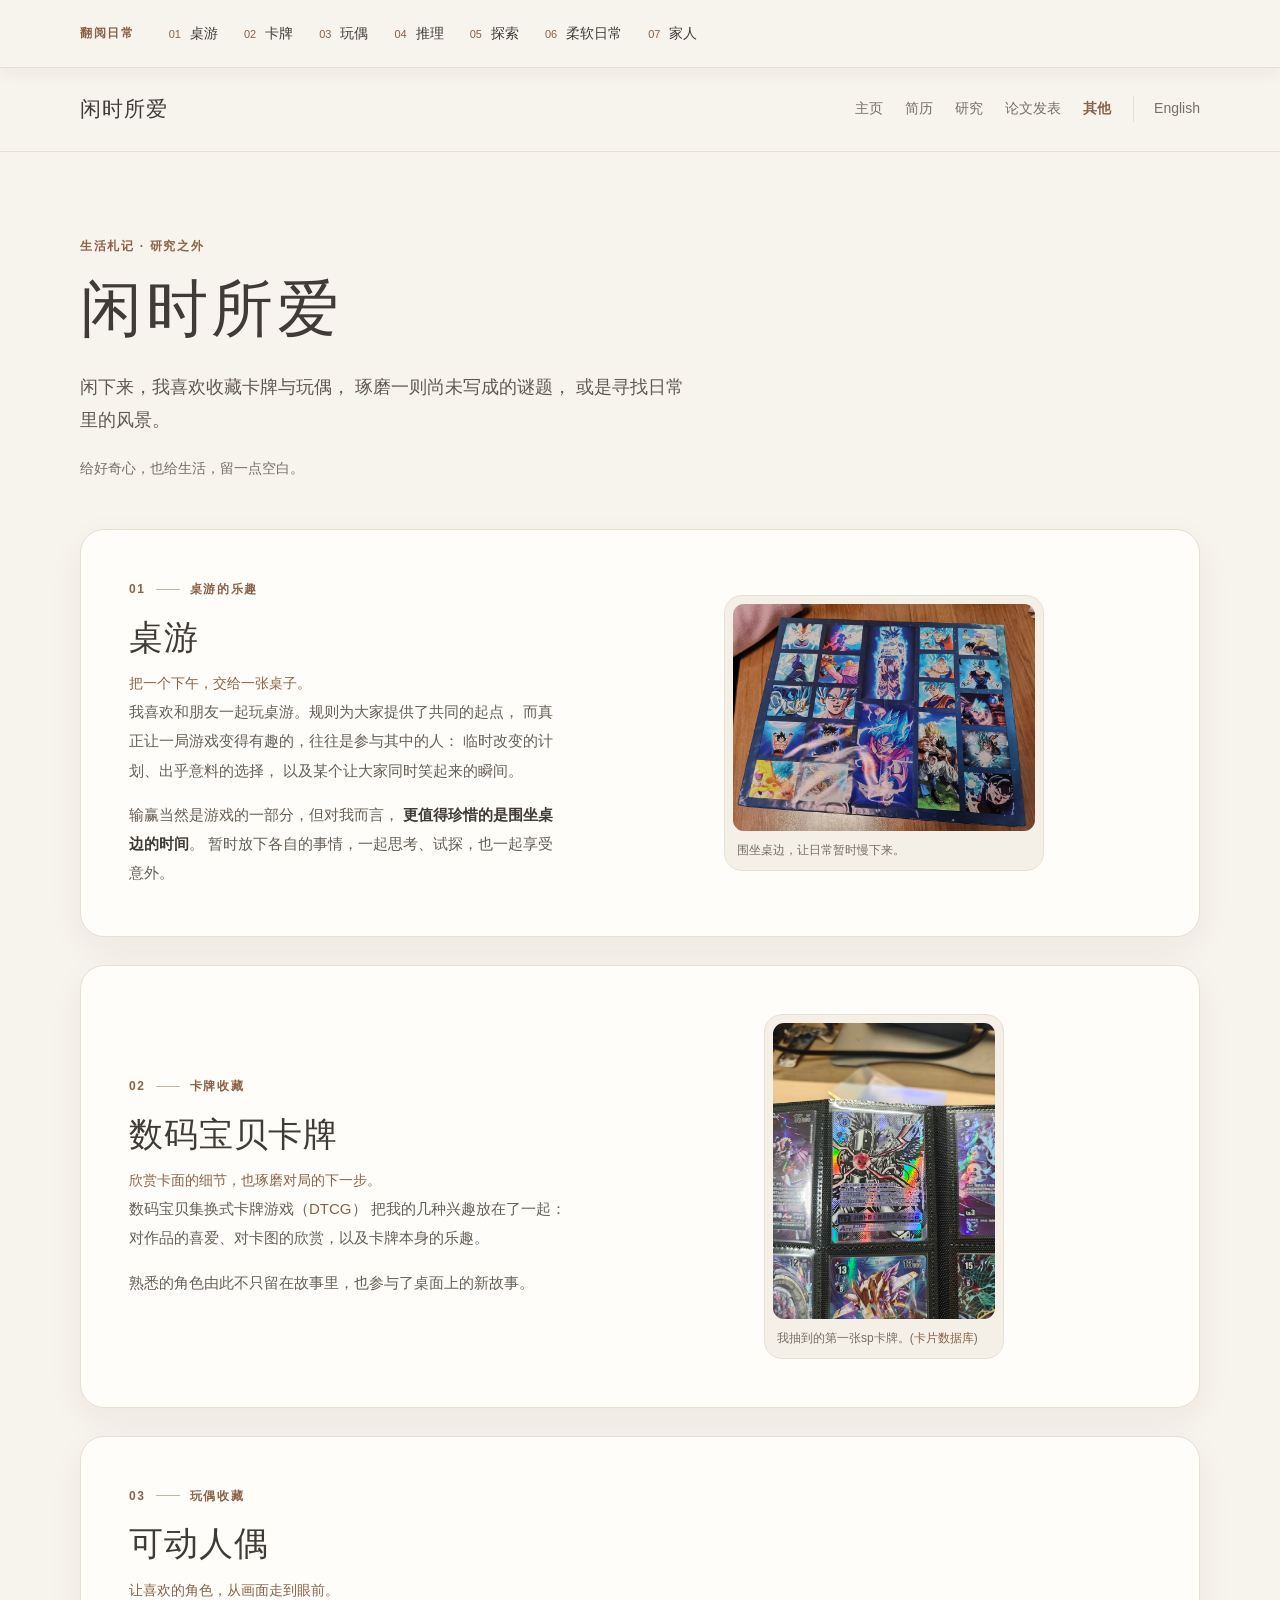
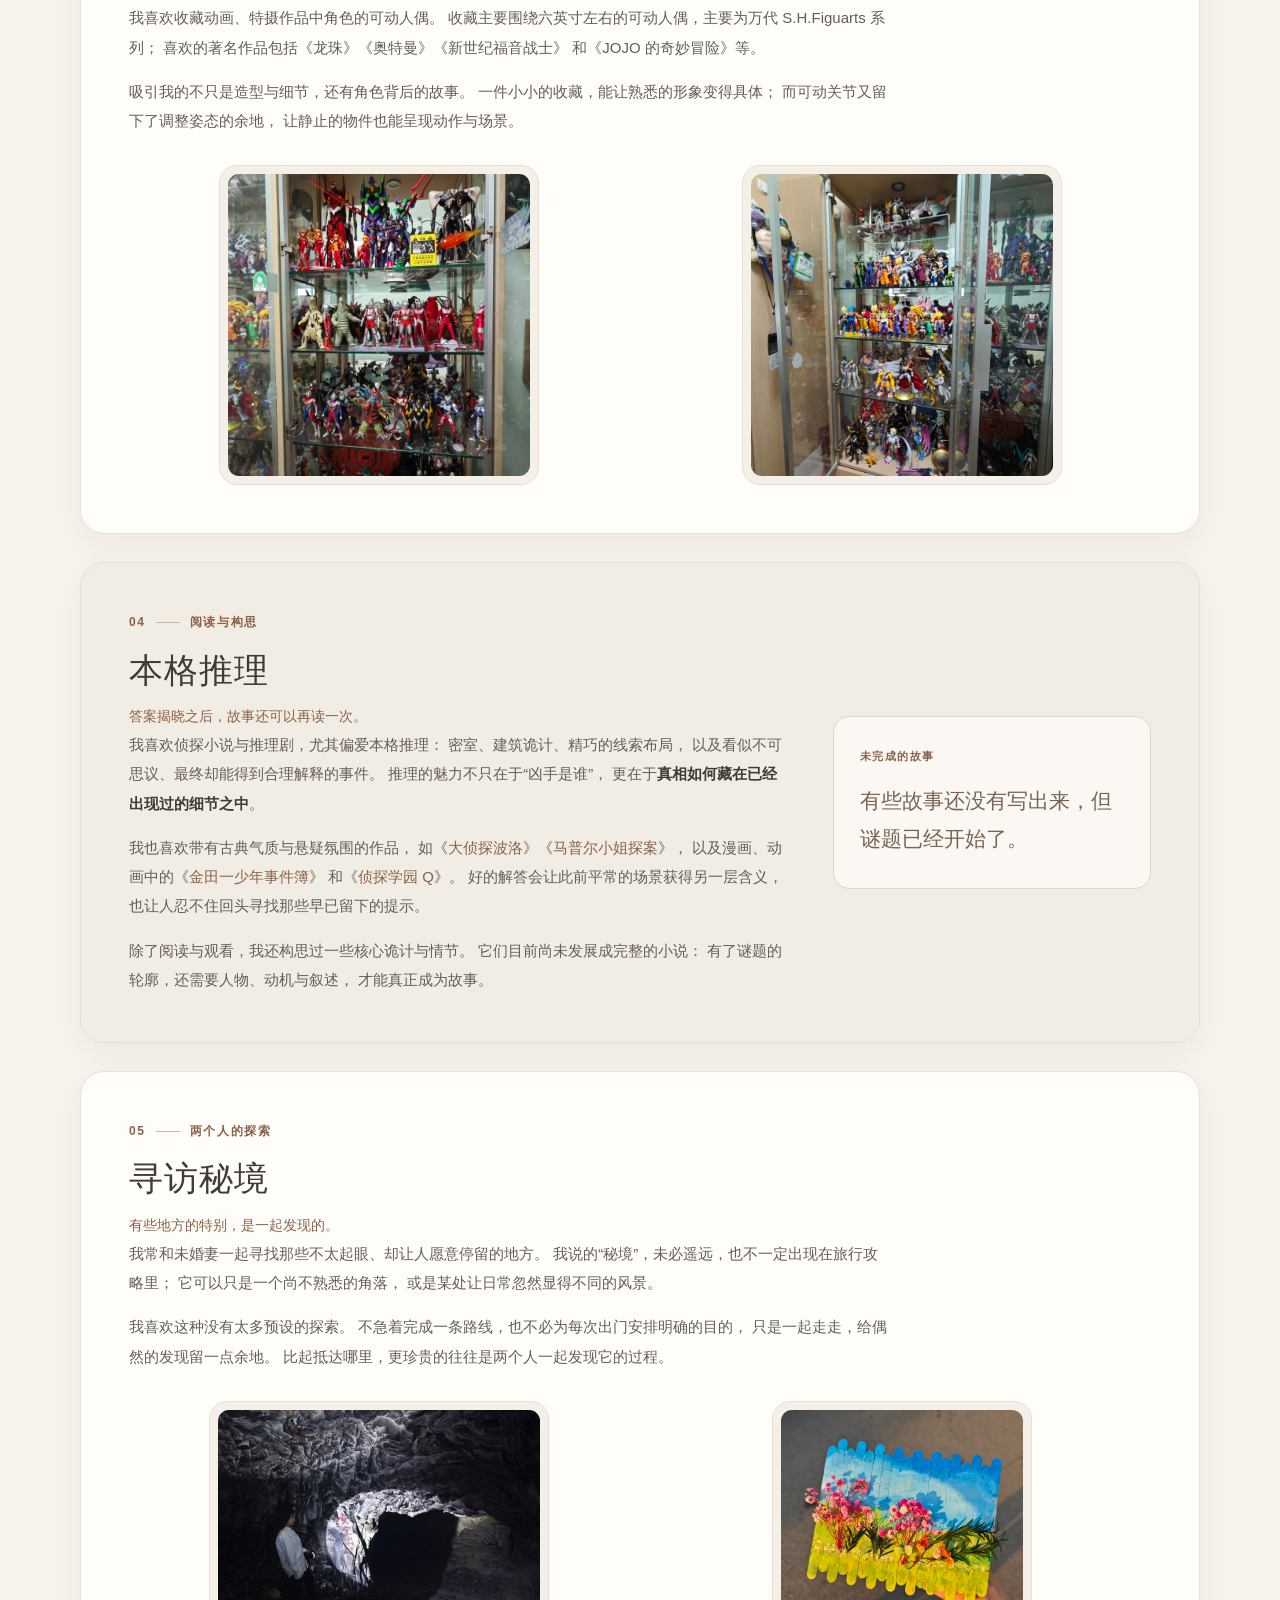
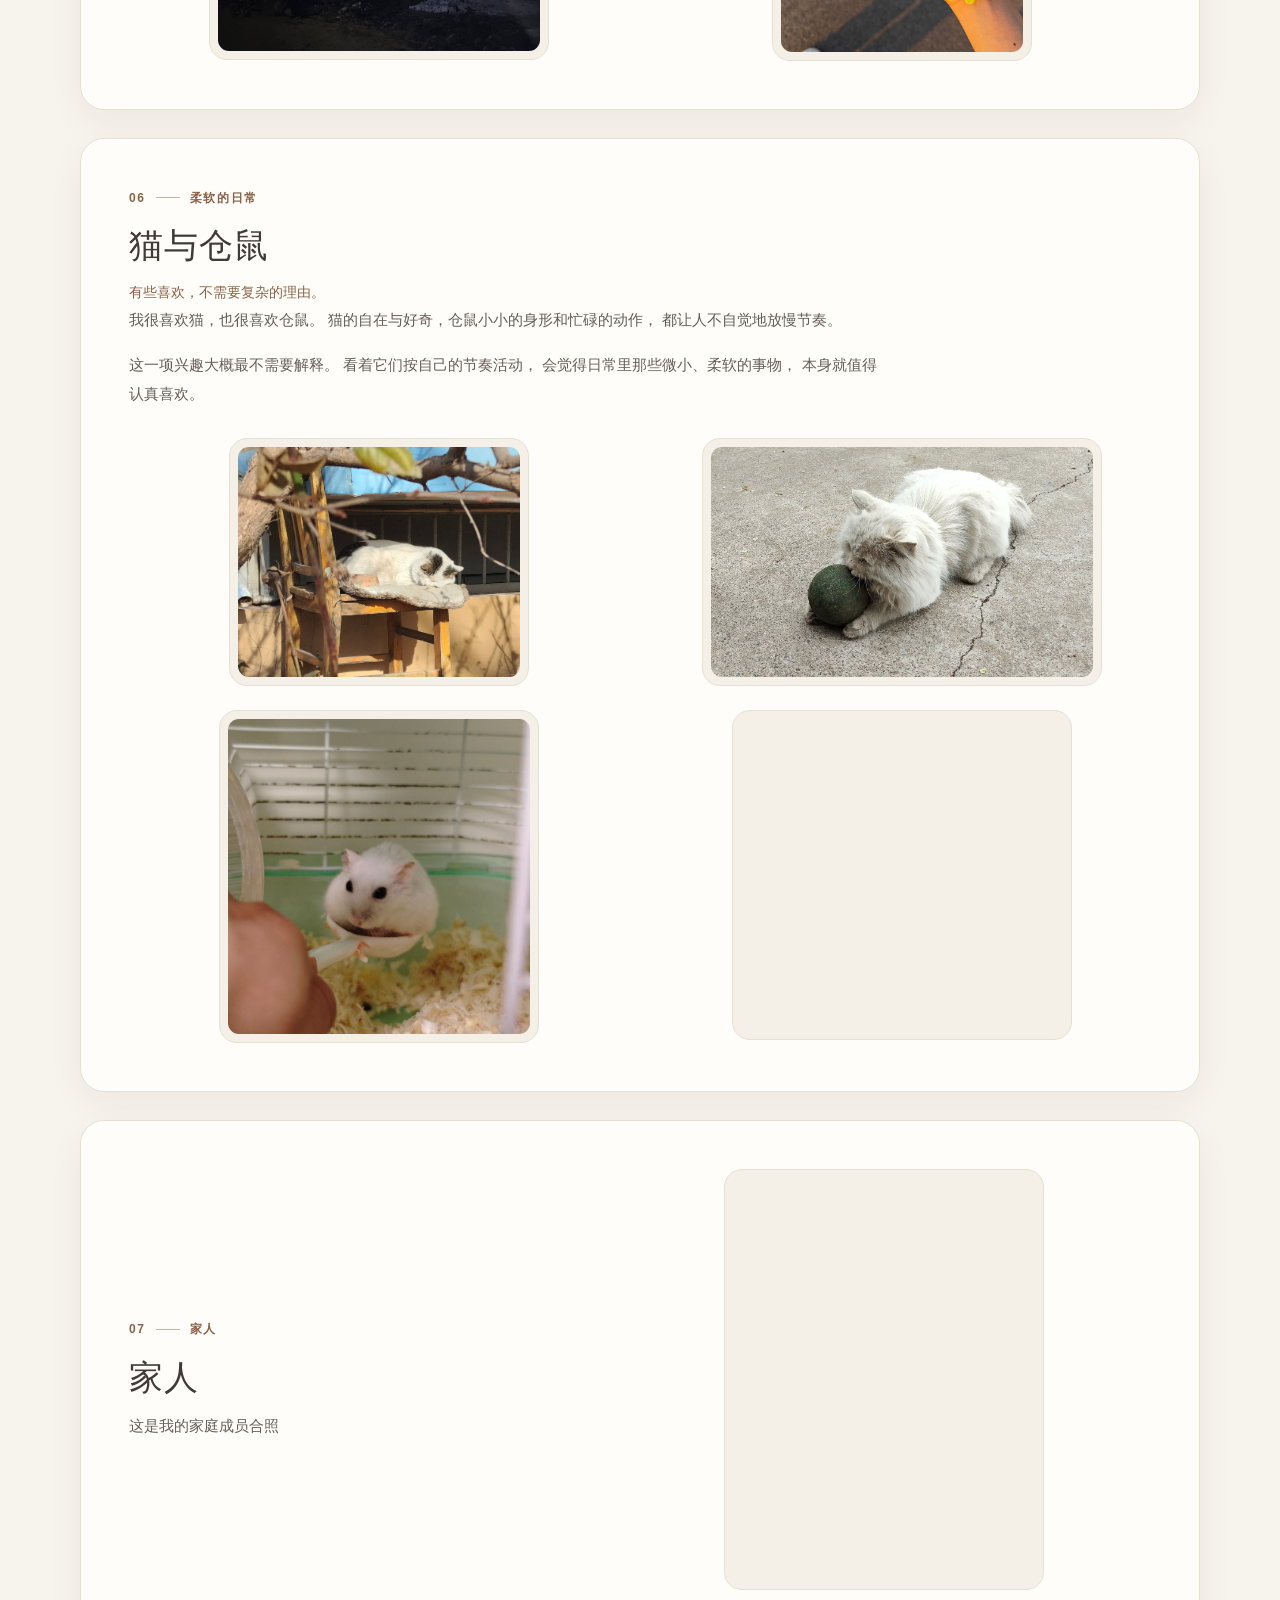
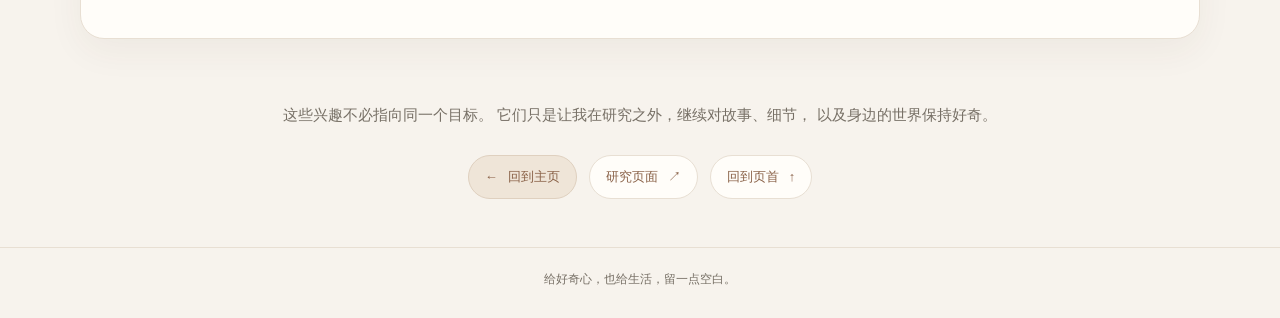
<file: interest_C.html>
<!DOCTYPE html>
<html lang="zh-CN">
<head>
  <meta charset="UTF-8">
  <meta name="viewport" content="width=device-width, initial-scale=1.0">
  <meta name="theme-color" content="#f7f3ed">
  <meta name="description"
        content="研究之外的生活札记：桌游、卡牌、可动人偶、推理故事、探索、猫与仓鼠，以及家人。">
  <title>闲时所爱 · My Interest</title>

  <style>
    :root {
      --background: #f7f3ed;
      --paper: #fffdf9;
      --text: #403b36;
      --muted: #777066;
      --accent: #8a6248;
      --accent-soft: #efe5d8;
      --line: #e8dfd3;
      --shadow: 0 12px 36px rgba(76, 55, 34, .055);
      --radius: 24px;
      --width: 1120px;

      /* 固定目录栏的高度 */
      --index-height: 68px;

      /* 图片全局默认最大宽度 */
      --photo-default-width: 320px;
    }

    * {
      box-sizing: border-box;
    }

    html {
      scroll-behavior: smooth;
    }

    body {
      margin: 0;
      padding-top: var(--index-height);
      color: var(--text);
      background: var(--background);
      font-family: -apple-system, BlinkMacSystemFont, "Segoe UI",
                   "PingFang SC", "Microsoft YaHei", sans-serif;
      font-size: 16px;
      line-height: 1.85;
      overflow-wrap: break-word;
    }

    a {
      color: var(--accent);
      text-decoration: none;
    }

    a:hover {
      text-decoration: underline;
      text-underline-offset: 5px;
    }

    a:focus-visible {
      outline: 3px solid var(--accent);
      outline-offset: 5px;
      border-radius: 4px;
    }

    img {
      display: block;
      max-width: 100%;
    }

    figure {
      margin: 0;
    }

    p {
      margin: 0 0 1em;
    }

    p:last-child {
      margin-bottom: 0;
    }

    .skip-link {
      position: fixed;
      top: 10px;
      left: 16px;
      z-index: 1100;
      padding: 8px 16px;
      background: var(--paper);
      transform: translateY(-160%);
    }

    .skip-link:focus {
      transform: translateY(0);
    }

    .container {
      width: min(var(--width), calc(100% - 48px));
      margin-inline: auto;
    }

    #main-content {
      scroll-margin-top: calc(var(--index-height) + 20px);
    }

    /* 网站导航 */
    .site-header {
      border-bottom: 1px solid var(--line);
    }

    .header-inner {
      display: flex;
      align-items: center;
      justify-content: space-between;
      gap: 24px;
      padding-block: 22px;
    }

    .site-name {
      color: var(--text);
      font-family: Georgia, "Songti SC", "SimSun", serif;
      font-size: 21px;
      letter-spacing: .04em;
    }

    .nav {
      display: flex;
      flex-wrap: wrap;
      align-items: center;
      gap: 8px 22px;
      font-size: 14px;
    }

    .nav a {
      color: var(--muted);
    }

    .nav a[aria-current="page"] {
      color: var(--accent);
      font-weight: 600;
    }

    .nav .language {
      padding-left: 20px;
      border-left: 1px solid var(--line);
    }

    /* 开场 */
    .hero {
      padding-block: 78px 48px;
      max-width: 760px;
    }

    .eyebrow,
    .index-label,
    .section-meta,
    .note-label {
      font-size: 12px;
      font-weight: 600;
      letter-spacing: .14em;
      color: var(--accent);
    }

    .hero h1 {
      margin: 12px 0 22px;
      font-family: Georgia, "Songti SC", "SimSun", serif;
      font-size: clamp(38px, 5vw, 62px);
      line-height: 1.25;
      font-weight: 500;
      letter-spacing: .06em;
    }

    .hero-description {
      max-width: 620px;
      font-size: 18px;
      color: #61594f;
    }

    .hero-note {
      margin-top: 18px;
      font-size: 14px;
      color: var(--muted);
    }

    /* 七个章节的目录：始终固定在屏幕顶部 */
    .section-index {
      position: fixed;
      top: 0;
      left: 0;
      right: 0;
      z-index: 1000;
      height: var(--index-height);
      border-bottom: 1px solid var(--line);
      background: rgba(247, 243, 237, .96);
      box-shadow: 0 4px 18px rgba(76, 55, 34, .06);
      -webkit-backdrop-filter: blur(12px);
      backdrop-filter: blur(12px);
    }

    .index-inner {
      width: min(var(--width), calc(100% - 48px));
      height: 100%;
      margin-inline: auto;
      display: flex;
      align-items: center;
      gap: 28px;
      min-width: 0;
    }

    .index-label {
      flex-shrink: 0;
      white-space: nowrap;
    }

    .index-links {
      display: flex;
      flex: 1;
      flex-wrap: nowrap;
      align-items: center;
      gap: 26px;
      min-width: 0;
      height: 100%;
      padding-inline: 6px;
      overflow-x: auto;
      overscroll-behavior-x: contain;
      scrollbar-width: thin;
      scrollbar-color: #d5c5b3 transparent;
    }

    .index-links::-webkit-scrollbar {
      height: 3px;
    }

    .index-links::-webkit-scrollbar-thumb {
      border-radius: 999px;
      background: #d5c5b3;
    }

    .index-links a {
      display: inline-flex;
      flex-shrink: 0;
      align-items: baseline;
      gap: 9px;
      color: var(--text);
      font-size: 14px;
      white-space: nowrap;
    }

    .index-number {
      font-size: 11px;
      color: var(--accent);
      font-variant-numeric: tabular-nums;
    }

    /* 章节卡片 */
    .interest-section {
      margin-bottom: 28px;
      padding: clamp(24px, 4vw, 48px);
      background: var(--paper);
      border: 1px solid var(--line);
      border-radius: var(--radius);
      box-shadow: var(--shadow);
      scroll-margin-top: calc(var(--index-height) + 24px);
    }

    .section-layout {
      display: grid;
      grid-template-columns: minmax(0, .9fr) minmax(0, 1.1fr);
      align-items: center;
      gap: clamp(28px, 4vw, 52px);
    }

    .section-layout > * {
      min-width: 0;
    }

    .section-meta {
      display: flex;
      align-items: center;
      gap: 10px;
      margin-bottom: 13px;
    }

    .section-number {
      font-variant-numeric: tabular-nums;
    }

    .meta-divider {
      width: 24px;
      height: 1px;
      background: #c9b59f;
    }

    .section-heading h2 {
      margin: 0 0 10px;
      font-family: Georgia, "Songti SC", "SimSun", serif;
      font-size: clamp(26px, 3vw, 34px);
      line-height: 1.4;
      font-weight: 500;
      letter-spacing: .025em;
    }

    .section-subtitle {
      color: var(--accent);
      font-size: 14px;
      margin-bottom: 25px;
    }

    .section-body {
      color: #655e56;
      font-size: 15px;
      line-height: 1.95;
    }

    .section-body strong {
      color: var(--text);
      font-weight: 600;
    }

    /*
      图片宽度调节：
      1. 全局：修改 --photo-default-width。
      2. 单张：修改 figure 标签中的 --photo-width。
      3. 宽度不会超过所在列，手机上会自动缩小。
      4. 不设置固定高度，保留图片原始比例。
    */
    .photo {
      width: 100%;
      max-width: var(--photo-width, var(--photo-default-width));
      min-width: 0;
      justify-self: center;
      margin-inline: auto;
      padding: 8px;
      border: 1px solid var(--line);
      border-radius: 18px;
      background: #f4efe7;
    }

    .photo img {
      width: 100%;
      height: auto;
      border-radius: 11px;
    }

    .photo figcaption {
      padding: 10px 4px 2px;
      font-size: 12px;
      line-height: 1.6;
      color: var(--muted);
    }

    .gallery {
      display: grid;
      gap: 24px;
      margin-top: 30px;
    }

    .gallery--pair,
    .gallery--daily {
      grid-template-columns: repeat(2, minmax(0, 1fr));
      align-items: start;
    }

    .section-intro {
      max-width: 760px;
    }

    /* 推理板块保留文字，形成阅读上的停顿 */
    .interest-section--reading {
      background: #f2ede4;
    }

    .reading-layout {
      display: grid;
      grid-template-columns: minmax(0, 1.55fr) minmax(0, .75fr);
      align-items: center;
      gap: 46px;
    }

    .small-note {
      padding: 30px 26px;
      border: 1px solid #e0d5c6;
      border-radius: 16px;
      background: rgba(255, 253, 249, .7);
      color: #786451;
      font-family: Georgia, "Songti SC", "SimSun", serif;
      font-size: 21px;
      line-height: 1.8;
    }

    .note-label {
      display: block;
      margin-bottom: 16px;
      font-family: -apple-system, BlinkMacSystemFont, "Segoe UI",
                   "PingFang SC", "Microsoft YaHei", sans-serif;
      font-size: 11px;
    }

    /* 结语 */
    .closing {
      max-width: 760px;
      margin: 62px auto 0;
      padding-bottom: 48px;
      text-align: center;
    }

    .closing-text {
      color: var(--muted);
      font-size: 15px;
    }

    .page-actions {
      display: flex;
      flex-wrap: wrap;
      justify-content: center;
      gap: 12px;
      margin-top: 26px;
    }

    .action-link {
      display: inline-flex;
      align-items: center;
      gap: 10px;
      padding: 9px 16px;
      border: 1px solid var(--line);
      border-radius: 999px;
      background: var(--paper);
      font-size: 13px;
    }

    .action-link--primary {
      background: var(--accent-soft);
      border-color: #dfd0bf;
    }

    .site-footer {
      padding: 20px 0 28px;
      text-align: center;
      font-size: 12px;
      color: var(--muted);
      border-top: 1px solid var(--line);
    }

    @media (max-width: 900px) {
      .header-inner {
        align-items: flex-start;
        flex-direction: column;
        gap: 12px;
      }

      .section-layout,
      .reading-layout {
        grid-template-columns: 1fr;
        gap: 26px;
      }

      .index-inner {
        gap: 20px;
      }

      .index-links {
        gap: 22px;
      }

      .hero {
        padding-top: 52px;
      }

      .small-note {
        font-size: 19px;
      }
    }

    @media (max-width: 560px) {
      :root {
        --index-height: 60px;
      }

      .container {
        width: calc(100% - 28px);
      }

      .nav {
        gap: 8px 16px;
        font-size: 13px;
      }

      .nav .language {
        padding-left: 12px;
      }

      .hero {
        padding-block: 40px 32px;
      }

      .hero-description {
        font-size: 16px;
      }

      .index-inner {
        width: calc(100% - 28px);
        gap: 0;
      }

      .index-label {
        display: none;
      }

      .index-links {
        gap: 20px;
      }

      .index-links a {
        font-size: 13px;
        gap: 7px;
      }

      .interest-section {
        padding: 24px 20px;
        border-radius: 20px;
        margin-bottom: 20px;
      }

      .gallery--pair,
      .gallery--daily {
        grid-template-columns: 1fr;
      }

      .gallery {
        gap: 20px;
        margin-top: 24px;
      }

      .section-body {
        font-size: 14px;
      }

      .closing {
        margin-top: 40px;
      }
    }

    @media (prefers-reduced-motion: reduce) {
      html {
        scroll-behavior: auto;
      }
    }
  </style>
</head>

<body id="page-top">
  <a class="skip-link" href="#main-content">跳至正文</a>

  <!-- 固定目录独立于正文，始终位于屏幕顶部 -->
  <nav class="section-index" aria-label="生活札记目录">
    <div class="index-inner">
      <span class="index-label">翻阅日常</span>

      <div class="index-links">
        <a href="#tabletop">
          <span class="index-number">01</span><span>桌游</span>
        </a>
        <a href="#dtcg">
          <span class="index-number">02</span><span>卡牌</span>
        </a>
        <a href="#figures">
          <span class="index-number">03</span><span>玩偶</span>
        </a>
        <a href="#mystery">
          <span class="index-number">04</span><span>推理</span>
        </a>
        <a href="#hidden-places">
          <span class="index-number">05</span><span>探索</span>
        </a>
        <a href="#small-animals">
          <span class="index-number">06</span><span>柔软日常</span>
        </a>
        <a href="#family">
          <span class="index-number">07</span><span>家人</span>
        </a>
      </div>
    </div>
  </nav>

  <header class="site-header">
    <div class="container header-inner">
      <a class="site-name" href="interest_C.html">闲时所爱</a>

      <nav class="nav" aria-label="主导航">
        <a href="homepage_C.html">主页</a>
        <a href="CV_Chinese.pdf"
           target="_blank"
           rel="noopener noreferrer"
           aria-label="查看中文简历 PDF（在新标签页打开）">简历</a>
        <a href="research.html">研究</a>
        <a href="https://inspirehep.net/authors/2052049?ui-citation-summary=true"
           target="_blank"
           rel="noopener noreferrer">论文发表</a>
        <a href="interest_C.html" aria-current="page">其他</a>
        <a class="language"
           href="interest_E.html"
           lang="en"
           hreflang="en">English</a>
      </nav>
    </div>
  </header>

  <main id="main-content" class="container">
    <div class="hero">
      <span class="eyebrow">生活札记 · 研究之外</span>
      <h1>闲时所爱</h1>
      <p class="hero-description">
        闲下来，我喜欢收藏卡牌与玩偶，
        琢磨一则尚未写成的谜题，
        或是寻找日常里的风景。
      </p>
      <p class="hero-note">给好奇心，也给生活，留一点空白。</p>
    </div>

    <!-- 01 桌游 -->
    <section class="interest-section"
             id="tabletop"
             aria-labelledby="tabletop-heading">
      <div class="section-layout">
        <div>
          <div class="section-heading">
            <div class="section-meta">
              <span class="section-number">01</span>
              <span class="meta-divider" aria-hidden="true"></span>
              <span>桌游的乐趣</span>
            </div>
            <h2 id="tabletop-heading">桌游</h2>
            <p class="section-subtitle">把一个下午，交给一张桌子。</p>
          </div>

          <div class="section-body">
            <p>
              我喜欢和朋友一起玩桌游。规则为大家提供了共同的起点，
              而真正让一局游戏变得有趣的，往往是参与其中的人：
              临时改变的计划、出乎意料的选择，
              以及某个让大家同时笑起来的瞬间。
            </p>
            <p>
              输赢当然是游戏的一部分，但对我而言，
              <strong>更值得珍惜的是围坐桌边的时间</strong>。
              暂时放下各自的事情，一起思考、试探，也一起享受意外。
            </p>
          </div>
        </div>

        <figure class="photo" style="--photo-width: 320px;">
          <img src="longzhu1.jpg"
               alt="桌游的乐趣配图"
               decoding="async">
          <figcaption>围坐桌边，让日常暂时慢下来。</figcaption>
        </figure>
      </div>
    </section>

    <!-- 02 卡牌：自然比例展示，不裁切卡面 -->
    <section class="interest-section"
             id="dtcg"
             aria-labelledby="dtcg-heading">
      <div class="section-layout">
        <div>
          <div class="section-heading">
            <div class="section-meta">
              <span class="section-number">02</span>
              <span class="meta-divider" aria-hidden="true"></span>
              <span>卡牌收藏</span>
            </div>
            <h2 id="dtcg-heading">数码宝贝卡牌</h2>
            <p class="section-subtitle">
              欣赏卡面的细节，也琢磨对局的下一步。
            </p>
          </div>

          <div class="section-body">
            <p>
              数码宝贝集换式卡牌游戏（<a href="https://www.digimoncard.cn/"
     target="_blank"
     rel="noopener noreferrer">DTCG</a>）
把我的几种兴趣放在了一起：
              对作品的喜爱、对卡图的欣赏，以及卡牌本身的乐趣。
            </p>
            <p>
              熟悉的角色由此不只留在故事里，也参与了桌面上的新故事。
            </p>
          </div>
        </div>

        <figure class="photo" style="--photo-width: 240px;">
          <img src="dtcgsp.jpg"
               alt="我抽到的第一张sp卡牌"
               loading="lazy"
               decoding="async">
          <figcaption>我抽到的第一张sp卡牌。(<a href="https://app.digicamoe.cn/"
     target="_blank"
     rel="noopener noreferrer">卡片数据库</a>)</figcaption>
        </figure>
      </div>
    </section>

    <!-- 03 玩偶：文字后接双图展廊 -->
    <section class="interest-section"
             id="figures"
             aria-labelledby="figures-heading">
      <div class="section-intro">
        <div class="section-heading">
          <div class="section-meta">
            <span class="section-number">03</span>
            <span class="meta-divider" aria-hidden="true"></span>
            <span>玩偶收藏</span>
          </div>
          <h2 id="figures-heading">可动人偶</h2>
          <p class="section-subtitle">让喜欢的角色，从画面走到眼前。</p>
        </div>

        <div class="section-body">
          <p>
            我喜欢收藏动画、特摄作品中角色的可动人偶。
            收藏主要围绕六英寸左右的可动人偶，主要为万代 S.H.Figuarts 系列；
            喜欢的著名作品包括《龙珠》《奥特曼》《新世纪福音战士》
            和《JOJO 的奇妙冒险》等。
          </p>
          <p>
            吸引我的不只是造型与细节，还有角色背后的故事。
            一件小小的收藏，能让熟悉的形象变得具体；
            而可动关节又留下了调整姿态的余地，
            让静止的物件也能呈现动作与场景。
          </p>
        </div>
      </div>

      <div class="gallery gallery--pair" aria-label="可动人偶收藏图片">
        <figure class="photo" style="--photo-width: 320px;">
          <img src="figures1.jpg"
               alt="可动人偶收藏配图一"
               loading="lazy"
               decoding="async">
        </figure>

        <figure class="photo" style="--photo-width: 320px;">
          <img src="figures2.jpg"
               alt="可动人偶收藏配图二"
               loading="lazy"
               decoding="async">
        </figure>
      </div>
    </section>

    <!-- 04 阅读：保留安静的文字空间 -->
    <section class="interest-section interest-section--reading"
             id="mystery"
             aria-labelledby="mystery-heading">
      <div class="reading-layout">
        <div>
          <div class="section-heading">
            <div class="section-meta">
              <span class="section-number">04</span>
              <span class="meta-divider" aria-hidden="true"></span>
              <span>阅读与构思</span>
            </div>
            <h2 id="mystery-heading">本格推理</h2>
            <p class="section-subtitle">
              答案揭晓之后，故事还可以再读一次。
            </p>
          </div>

          <div class="section-body">
            <p>
              我喜欢侦探小说与推理剧，尤其偏爱本格推理：
              密室、建筑诡计、精巧的线索布局，
              以及看似不可思议、最终却能得到合理解释的事件。
              推理的魅力不只在于“凶手是谁”，
              更在于<strong>真相如何藏在已经出现过的细节之中</strong>。
            </p>
            <p>
              我也喜欢带有古典气质与悬疑氛围的作品，
              如《<a href="https://www.bilibili.com/video/BV1Gn1XBUESb/?spm_id_from=333.337.search-card.all.click&vd_source=c3da1bfc5131c56ca9d8856850ea2861"
     target="_blank"
     rel="noopener noreferrer">大侦探波洛</a>》《<a href="https://www.bilibili.com/video/BV1KNTKzfEyu/?spm_id_from=333.337.search-card.all.click&vd_source=c3da1bfc5131c56ca9d8856850ea2861"
     target="_blank"
     rel="noopener noreferrer">马普尔小姐探案</a>》，
              以及漫画、动画中的《<a href="https://www.bilibili.com/video/BV1yUo9BBEQM/?spm_id_from=333.337.search-card.all.click&vd_source=c3da1bfc5131c56ca9d8856850ea2861"target="_blank"rel="noopener noreferrer">金田一少年事件簿</a>》
              和《<a href="https://www.bilibili.com/bangumi/media/md5158"
     target="_blank"
     rel="noopener noreferrer">侦探学园 Q</a>》。
              好的解答会让此前平常的场景获得另一层含义，
              也让人忍不住回头寻找那些早已留下的提示。
            </p>
            <p>
              除了阅读与观看，我还构思过一些核心诡计与情节。
              它们目前尚未发展成完整的小说：
              有了谜题的轮廓，还需要人物、动机与叙述，
              才能真正成为故事。
            </p>
          </div>
        </div>

        <aside class="small-note" aria-label="创作札记">
          <span class="note-label">未完成的故事</span>
          有些故事还没有写出来，但谜题已经开始了。
        </aside>
      </div>
    </section>

    <!-- 05 探索：双图保留完整场景 -->
    <section class="interest-section"
             id="hidden-places"
             aria-labelledby="places-heading">
      <div class="section-intro">
        <div class="section-heading">
          <div class="section-meta">
            <span class="section-number">05</span>
            <span class="meta-divider" aria-hidden="true"></span>
            <span>两个人的探索</span>
          </div>
          <h2 id="places-heading">寻访秘境</h2>
          <p class="section-subtitle">有些地方的特别，是一起发现的。</p>
        </div>

        <div class="section-body">
          <p>
            我常和未婚妻一起寻找那些不太起眼、却让人愿意停留的地方。
            我说的“秘境”，未必遥远，也不一定出现在旅行攻略里；
            它可以只是一个尚不熟悉的角落，
            或是某处让日常忽然显得不同的风景。
          </p>
          <p>
            我喜欢这种没有太多预设的探索。
            不急着完成一条路线，也不必为每次出门安排明确的目的，
            只是一起走走，给偶然的发现留一点余地。
            比起抵达哪里，更珍贵的往往是两个人一起发现它的过程。
          </p>
        </div>
      </div>

      <div class="gallery gallery--pair" aria-label="探索图片">
        <figure class="photo" style="--photo-width: 340px;">
          <img src="adventure.jpg"
               alt="寻访秘境配图一"
               loading="lazy"
               decoding="async">
        </figure>

        <figure class="photo" style="--photo-width: 260px;">
          <img src="painting1.jpg"
               alt="寻访秘境配图二"
               loading="lazy"
               decoding="async">
        </figure>
      </div>
    </section>

    <!-- 06 柔软日常：桌面双列，手机单列 -->
    <section class="interest-section"
             id="small-animals"
             aria-labelledby="animals-heading">
      <div class="section-intro">
        <div class="section-heading">
          <div class="section-meta">
            <span class="section-number">06</span>
            <span class="meta-divider" aria-hidden="true"></span>
            <span>柔软的日常</span>
          </div>
          <h2 id="animals-heading">猫与仓鼠</h2>
          <p class="section-subtitle">有些喜欢，不需要复杂的理由。</p>
        </div>

        <div class="section-body">
          <p>
            我很喜欢猫，也很喜欢仓鼠。
            猫的自在与好奇，仓鼠小小的身形和忙碌的动作，
            都让人不自觉地放慢节奏。
          </p>
          <p>
            这一项兴趣大概最不需要解释。
            看着它们按自己的节奏活动，
            会觉得日常里那些微小、柔软的事物，
            本身就值得认真喜欢。
          </p>
        </div>
      </div>

      <div class="gallery gallery--daily" aria-label="柔软日常图片">
        <figure class="photo" style="--photo-width: 300px;">
          <img src="dxb1.jpg"
               alt="柔软日常配图一"
               loading="lazy"
               decoding="async">
        </figure>

        <figure class="photo" style="--photo-width: 400px;">
          <img src="tuanzi1.jpg"
               alt="柔软日常配图二"
               loading="lazy"
               decoding="async">
        </figure>

        <figure class="photo" style="--photo-width: 320px;">
          <img src="baitao1.jpg"
               alt="柔软日常配图三"
               loading="lazy"
               decoding="async">
        </figure>

        <figure class="photo" style="--photo-width: 340px;">
          <img src="langmu1.jpg"
               alt="柔软日常配图四"
               loading="lazy"
               decoding="async">
        </figure>
      </div>
    </section>

    <!-- 07 家人：沿用其他栏目的卡片与图文布局 -->
    <section class="interest-section"
             id="family"
             aria-labelledby="family-heading">
      <div class="section-layout">
        <div>
          <div class="section-heading">
            <div class="section-meta">
              <span class="section-number">07</span>
              <span class="meta-divider" aria-hidden="true"></span>
              <span>家人</span>
            </div>
            <h2 id="family-heading">家人</h2>
          </div>

          <div class="section-body">
            <p>这是我的家庭成员合照</p>
          </div>
        </div>

        <!--
          将家庭合照放在 HTML 同一目录，并命名为 family1.jpg。
          修改 --photo-width 可以单独调整照片显示宽度。
        -->
        <figure class="photo" style="--photo-width: 320px;">
          <img src="family1.jpg"
               alt="我的家庭成员合照"
               loading="lazy"
               decoding="async">
        </figure>
      </div>
    </section>

    <section class="closing" aria-label="结语与页面导航">
      <p class="closing-text">
        这些兴趣不必指向同一个目标。
        它们只是让我在研究之外，继续对故事、细节，
        以及身边的世界保持好奇。
      </p>

      <nav class="page-actions" aria-label="页面快捷导航">
        <a class="action-link action-link--primary" href="homepage_C.html">
          <span aria-hidden="true">←</span>回到主页
        </a>
        <a class="action-link" href="research.html">
          研究页面<span aria-hidden="true">↗</span>
        </a>
        <a class="action-link" href="#page-top">
          回到页首<span aria-hidden="true">↑</span>
        </a>
      </nav>
    </section>
  </main>

  <footer class="site-footer">
    <div class="container">给好奇心，也给生活，留一点空白。</div>
  </footer>
</body>
</html>
</file>
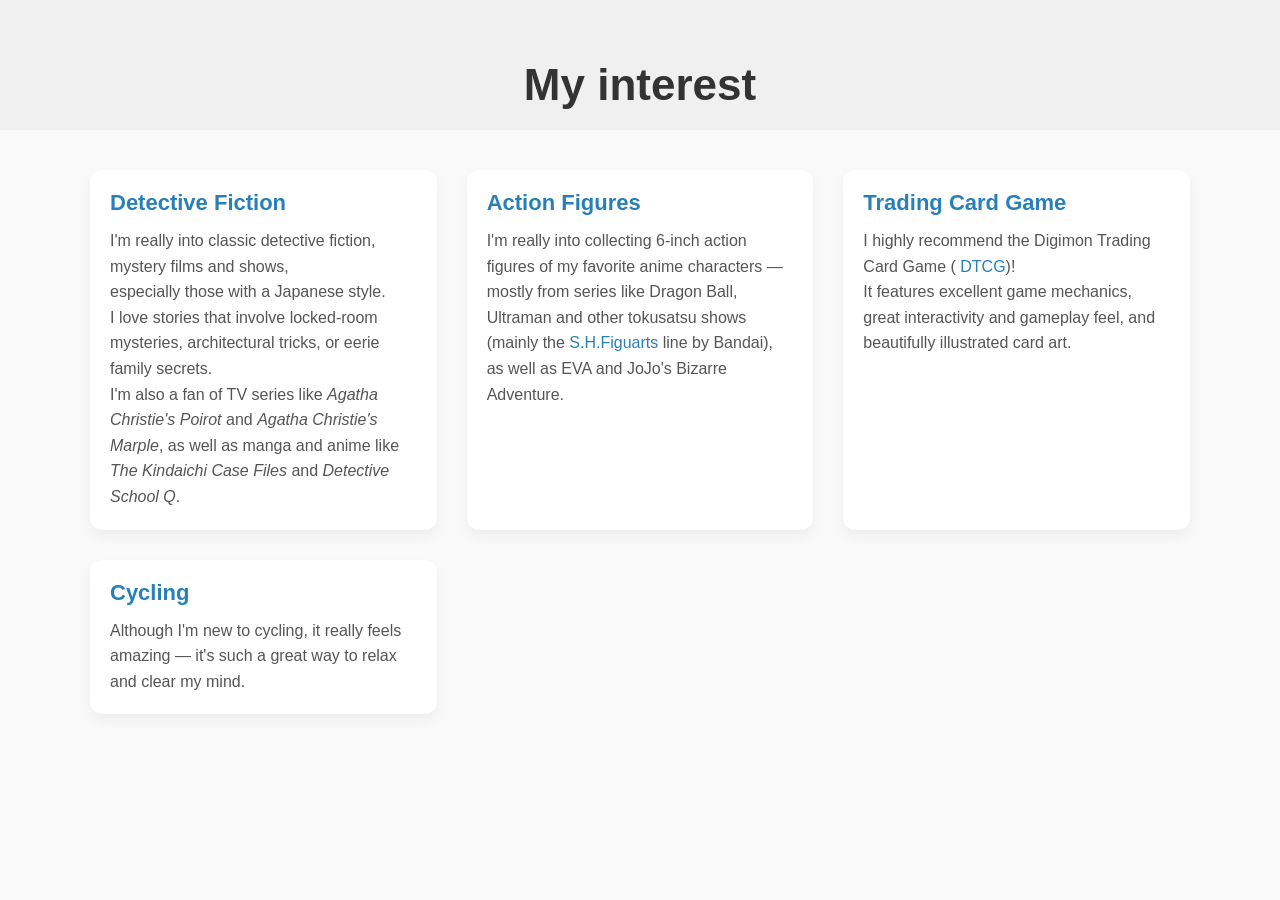
<file: interest_E.html>
<!DOCTYPE html>
<html lang="zh-CN">
<head>
  <meta charset="UTF-8" />
  <meta name="viewport" content="width=device-width, initial-scale=1.0"/>
  <title>My Interest</title>
  <style>
    body {
      font-family: "Helvetica Neue", Arial, sans-serif;
      background-color: #f9f9f9;
      margin: 0;
      padding: 0;
      color: #333;
    }

    header {
      background-color: #f0f0f0;
      color: #333;
      text-align: center;
      padding: 60px 20px 20px;
      font-size: 22px;
      font-weight: 300;
      font-family: 'Arial', sans-serif;
    }

    header h1 {
      margin: 0;
    }

    section {
      max-width: 1100px;
      margin: 40px auto;
      padding: 0 20px;
    }

    .grid {
      display: grid;
      grid-template-columns: repeat(auto-fit, minmax(280px, 1fr));
      gap: 30px;
    }

    .interest-card {
      background-color: #ffffff;
      border-radius: 12px;
      padding: 20px;
      box-shadow: 0 6px 12px rgba(0, 0, 0, 0.05);
      transition: all 0.3s ease;
    }

    .interest-card:hover {
      transform: translateY(-5px);
      box-shadow: 0 10px 18px rgba(0, 0, 0, 0.1);
    }

    .title {
      font-size: 22px;
      font-weight: 600;
      color: #2980b9;
      margin-bottom: 12px;
    }

    .description {
      font-size: 16px;
      color: #555;
      line-height: 1.6;
    }

    a {
      color: #2980b9;
      text-decoration: none;
    }

    a:hover {
      text-decoration: underline;
      color: #1abc9c;
    }

    @media (max-width: 768px) {
      header h1 {
        font-size: 36px;
      }
    }
  </style>
</head>
<body>

  <header>
    <h1>My interest</h1>
  </header>

  <section>
    <div class="grid">

      <!-- 推理和侦探作品 -->
      <div class="interest-card">
        <div class="title">Detective Fiction</div>
        <div class="description">
            I'm really into classic detective fiction, mystery films and shows,<br>
            especially those with a Japanese style.<br>
            I love stories that involve locked-room mysteries,
            architectural tricks, or eerie family secrets.<br>
            I'm also a fan of TV series like <em>Agatha Christie's Poirot</em> and <em>Agatha Christie's Marple</em>,
            as well as manga and anime like <em>The Kindaichi Case Files</em> and <em>Detective School Q</em>.
        </div>
      </div>

      <!-- 收集可动玩偶 -->
      <div class="interest-card">
        <div class="title">Action Figures</div>
        <div class="description">
          I'm really into collecting 6-inch action figures of my favorite anime characters 
          — mostly from series like Dragon Ball, Ultraman and other tokusatsu shows (mainly the <a href="https://www.shfiguarts.com/" target="_blank">S.H.Figuarts</a> line by Bandai),<br>
as well as EVA and JoJo's Bizarre Adventure.
        </div>
      </div>

      <!-- 集换式卡牌游戏 -->
      <div class="interest-card">
        <div class="title">Trading Card Game</div>
        <div class="description">
          I highly recommend the Digimon Trading Card Game (
<a href="https://www.digimoncard.cn/actlist?id=4" target="_blank">DTCG</a>)!<br>
It features excellent game mechanics, great interactivity and gameplay feel, and beautifully illustrated card art.
        </div>
      </div>

      <!-- 骑行 -->
      <div class="interest-card">
        <div class="title">Cycling</div>
        <div class="description">
          Although I'm new to cycling, it really feels amazing — it's such a great way to relax and clear my mind.<br>
        </div>
      </div>

    </div>
  </section>

</body>
</html>
</file>
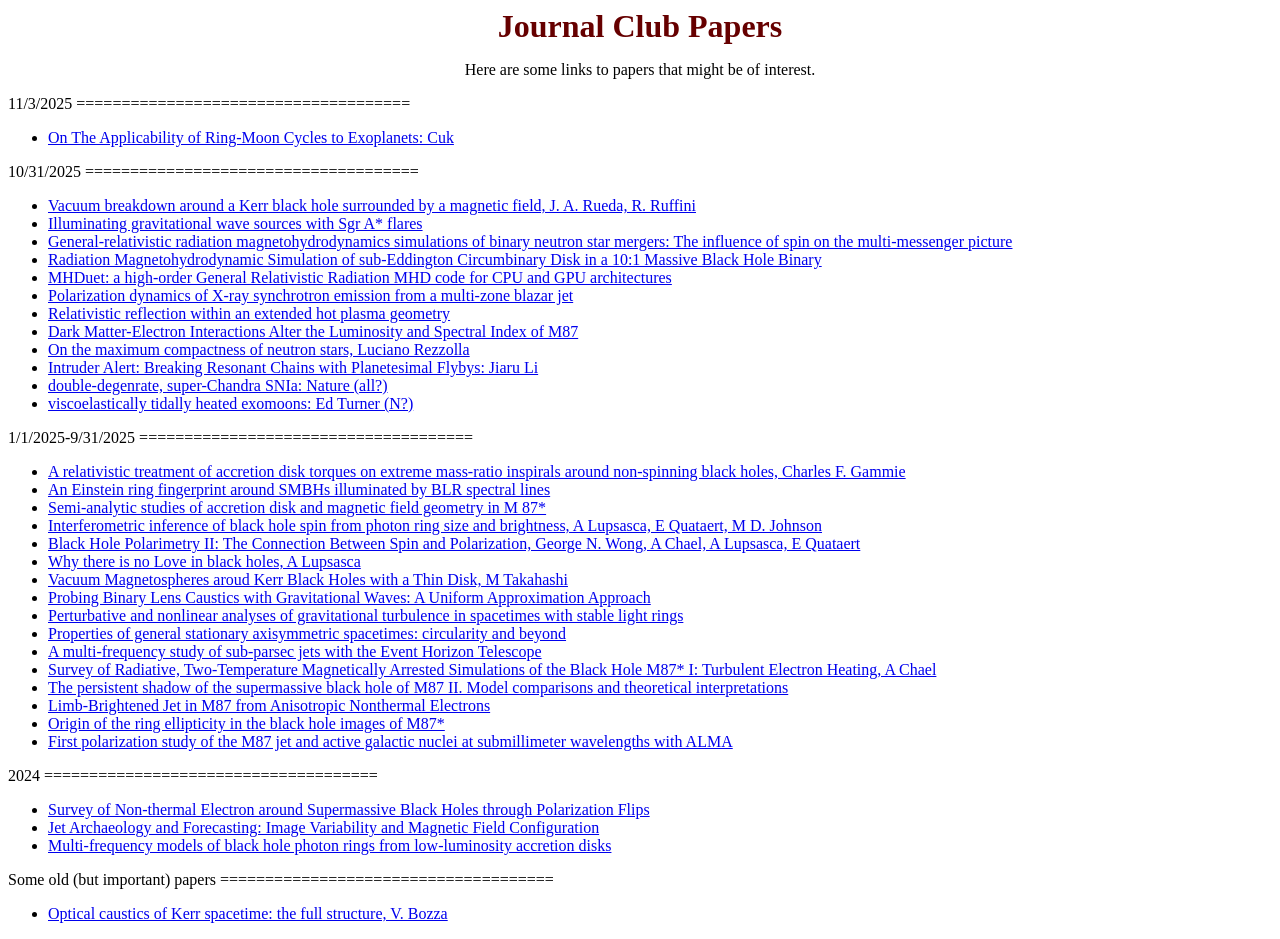
<file: JCpapers.html>
<html>
<center>
<p><b><font color="#660000"><font size=+3>
Journal Club Papers
</font></font></b></center>

<center>
<p> Here are some links to papers that might be of interest.
</center>

  
<p>11/3/2025 =====================================
<ul>
  
<li> <a href=https://arxiv.org/pdf/2510.24644
"target="_blank">On The Applicability of Ring-Moon Cycles to Exoplanets: Cuk
</a>

</ul>
<p>10/31/2025 =====================================
<ul>
  
<li> <a href=https://arxiv.org/pdf/2510.23886
"target="_blank">Vacuum breakdown around a Kerr black hole surrounded by a magnetic field, J. A. Rueda, R. Ruffini
</a> 
 
<li> <a href=https://arxiv.org/pdf/2510.20898
  "target="_blank">Illuminating gravitational wave sources with Sgr A* flares
</a> 

<li> <a href=https://arxiv.org/pdf/2510.14850
  "target="_blank">General-relativistic radiation magnetohydrodynamics simulations of binary neutron star
  mergers: The influence of spin on the multi-messenger picture
</a> 

<li> <a href=https://arxiv.org/pdf/2510.13955
  "target="_blank">Radiation Magnetohydrodynamic Simulation of sub-Eddington Circumbinary Disk in a 10:1 Massive
  Black Hole Binary
</a> 

<li> <a href=https://arxiv.org/pdf/2510.13965
  "target="_blank">MHDuet: a high-order General Relativistic Radiation MHD code for CPU and GPU
  architectures
</a> 

<li> <a href=https://arxiv.org/pdf/2510.13776
  "target="_blank">Polarization dynamics of X-ray synchrotron emission from a multi-zone blazar jet
</a> 

<li> <a href=https://arxiv.org/pdf/2510.13337
  "target="_blank">Relativistic reflection within an extended hot plasma geometry
</a> 

<li> <a href=https://arxiv.org/pdf/2510.12877
  "target="_blank">Dark Matter-Electron Interactions Alter the Luminosity and Spectral Index of M87
</a> 

<li> <a href=https://arxiv.org/pdf/2510.12870
  "target="_blank">On the maximum compactness of neutron stars, Luciano Rezzolla
</a> 

<li> <a href=https://arxiv.org/pdf/2510.18955
  "target="_blank">Intruder Alert: Breaking Resonant Chains with Planetesimal Flybys: Jiaru Li
  </a>
  
  <li> <a href="http://www.nature.com/nature/journal/v519/n7541/full/nature14124.html
    ">double-degenrate, super-Chandra SNIa: Nature (all?)
    </a>
    
    <li> <a href="http://arxiv.org/pdf/1502.07090.pdf
    ">viscoelastically tidally heated exomoons: Ed Turner (N?)
    </a>

</ul>
<p>1/1/2025-9/31/2025 =====================================
<ul>

<li> <a href=https://arxiv.org/pdf/2509.20457
  "target="_blank">A relativistic treatment of accretion disk torques on extreme mass-ratio inspirals around non-spinning black holes, Charles F. Gammie
</a> 

<li> <a href=https://arxiv.org/pdf/2509.08690
  "target="_blank">An Einstein ring fingerprint around SMBHs illuminated by BLR spectral lines
</a> 

<li> <a href=https://arxiv.org/pdf/2508.11760
  "target="_blank">Semi-analytic studies of accretion disk and magnetic field geometry in M 87*
</a>

<li> <a href=https://arxiv.org/abs/2509.23628v1
  "target="_blank">Interferometric inference of black hole spin from photon ring size and brightness, A Lupsasca, E Quataert, M D. Johnson
</a>

<li> <a href=https://arxiv.org/pdf/2509.22639
  "target="_blank">Black Hole Polarimetry II: The Connection Between Spin and Polarization, George N. Wong, A Chael, A Lupsasca, E Quataert
</a>
 
<li> <a href=https://arxiv.org/pdf/2506.05298
  "target="_blank">Why there is no Love in black holes, A Lupsasca
</a>

<li> <a href=https://arxiv.org/pdf/2501.00474
  "target="_blank">Vacuum Magnetospheres aroud Kerr Black Holes with a Thin Disk, M Takahashi
</a> 

<li> <a href=https://arxiv.org/pdf/2504.10128
  "target="_blank">Probing Binary Lens Caustics with Gravitational Waves: A Uniform Approximation Approach
</a>

<li> <a href=https://arxiv.org/pdf/2502.18643
  "target="_blank">Perturbative and nonlinear analyses of gravitational turbulence in spacetimes with stable light rings
</a>

<li> <a href=https://arxiv.org/abs/2505.08880v1
  "target="_blank">Properties of general stationary axisymmetric spacetimes: circularity and beyond
</a>

<li> <a href=https://arxiv.org/pdf/2501.05518
  "target="_blank">A multi-frequency study of sub-parsec jets with the Event Horizon Telescope
</a>

<li> <a href=https://arxiv.org/pdf/2501.12448
  "target="_blank">Survey of Radiative, Two-Temperature Magnetically Arrested Simulations of the Black Hole M87* I: Turbulent Electron Heating, A Chael
</a>

<li> <a href=https://inspirehep.net/files/17268836190eb59f2e0fa60ba5100758
  "target="_blank">The persistent shadow of the supermassive black hole of M87 II. Model comparisons and theoretical interpretations
</a>

<li> <a href=https://arxiv.org/pdf/2501.14862
  "target="_blank">Limb-Brightened Jet in M87 from Anisotropic Nonthermal Electrons

<li> <a href=https://arxiv.org/pdf/2505.10333
  "target="_blank">Origin of the ring ellipticity in the black hole images of M87*
</a>

<li> <a href=https://arxiv.org/pdf/2505.10181
  "target="_blank">First polarization study of the M87 jet and active galactic nuclei at
  submillimeter wavelengths with ALMA
</a>

</ul>
<p>2024 =====================================
<ul>

  <li> <a href=https://arxiv.org/pdf/2409.00171
    "target="_blank">Survey of Non-thermal Electron around Supermassive Black Holes through Polarization Flips
  </a>
  
  <li> <a href=https://arxiv.org/pdf/2411.08116
    "target="_blank">Jet Archaeology and Forecasting: Image Variability and Magnetic Field Configuration
  </a>
  
  <li> <a href=https://arxiv.org/pdf/2411.17884
    "target="_blank">Multi-frequency models of black hole photon rings from low-luminosity accretion disks
  </a>

</ul>
<p>Some old (but important) papers =====================================
<ul>
 
<li> <a href=https://arxiv.org/pdf/0806.4102
  "target="_blank">Optical caustics of Kerr spacetime: the full structure, V. Bozza
</a> 



  </ul> 
  
  
  </body>
  </html>
</file>
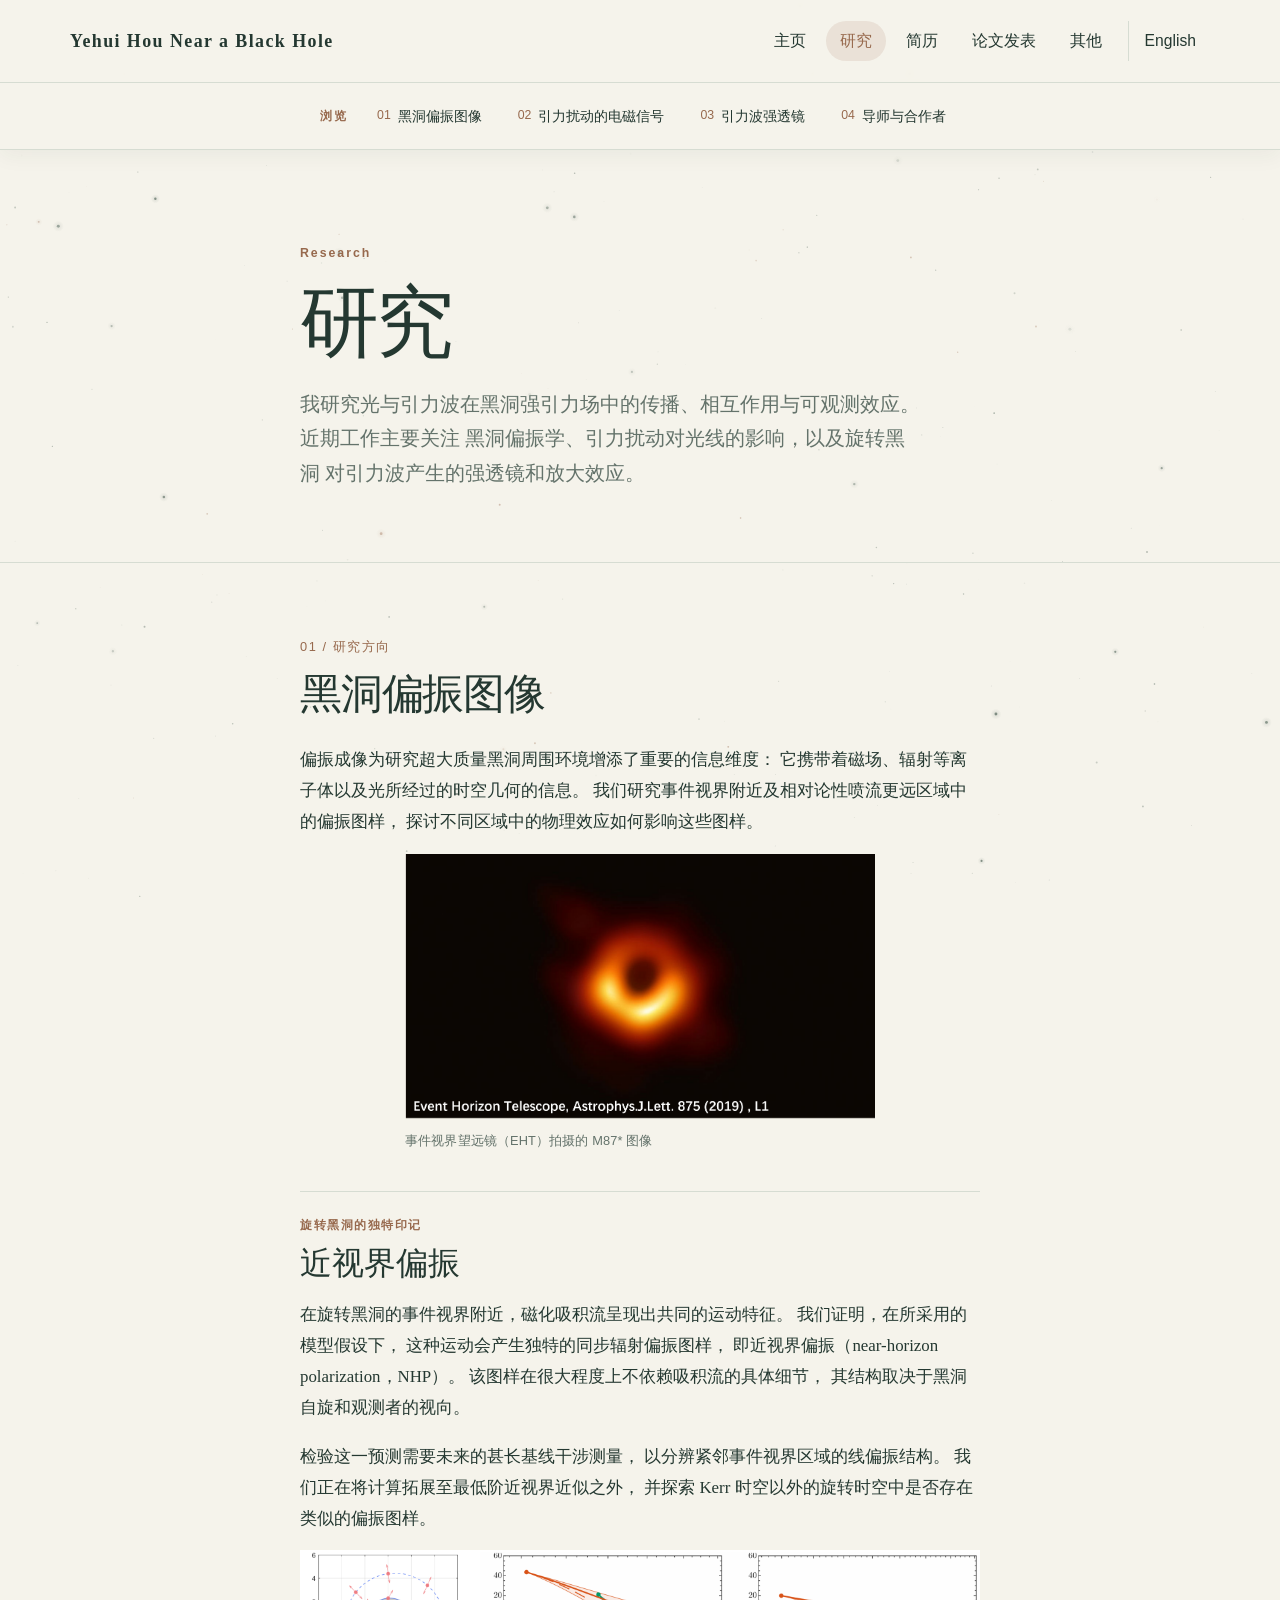
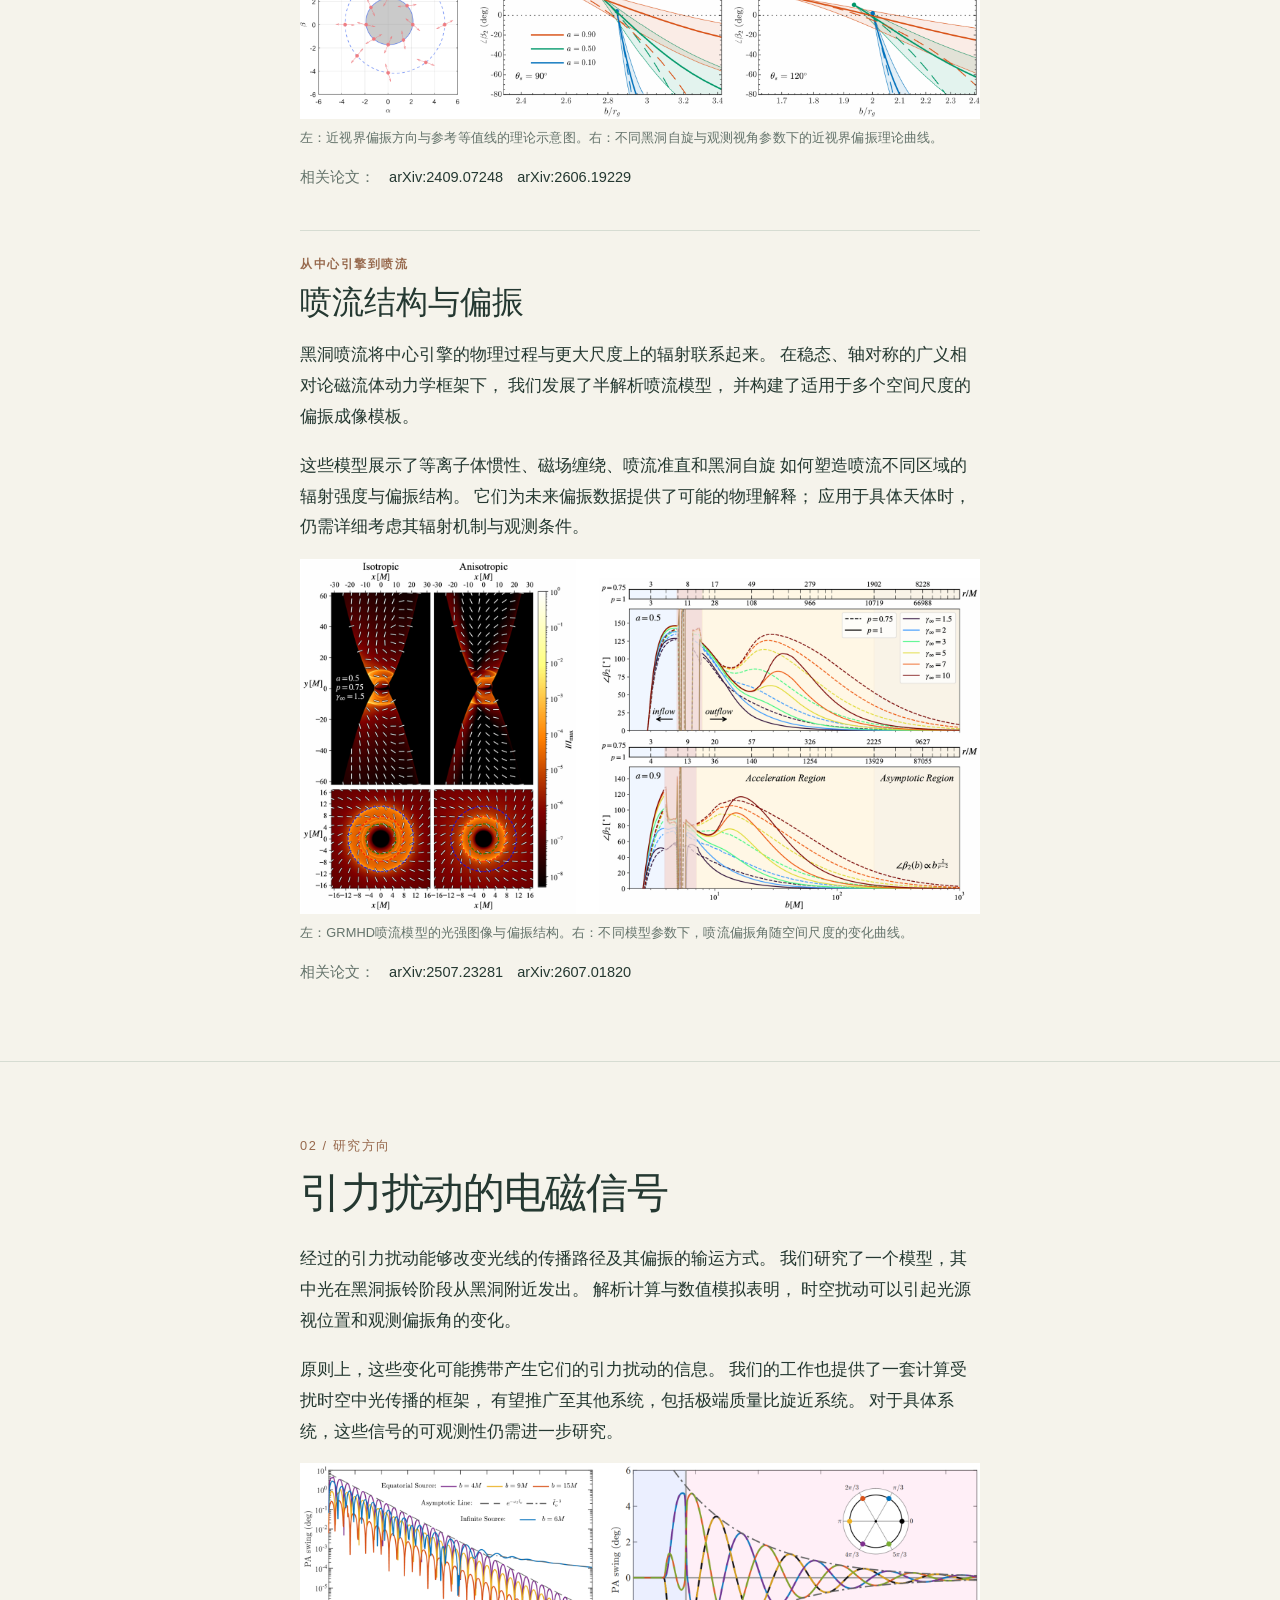
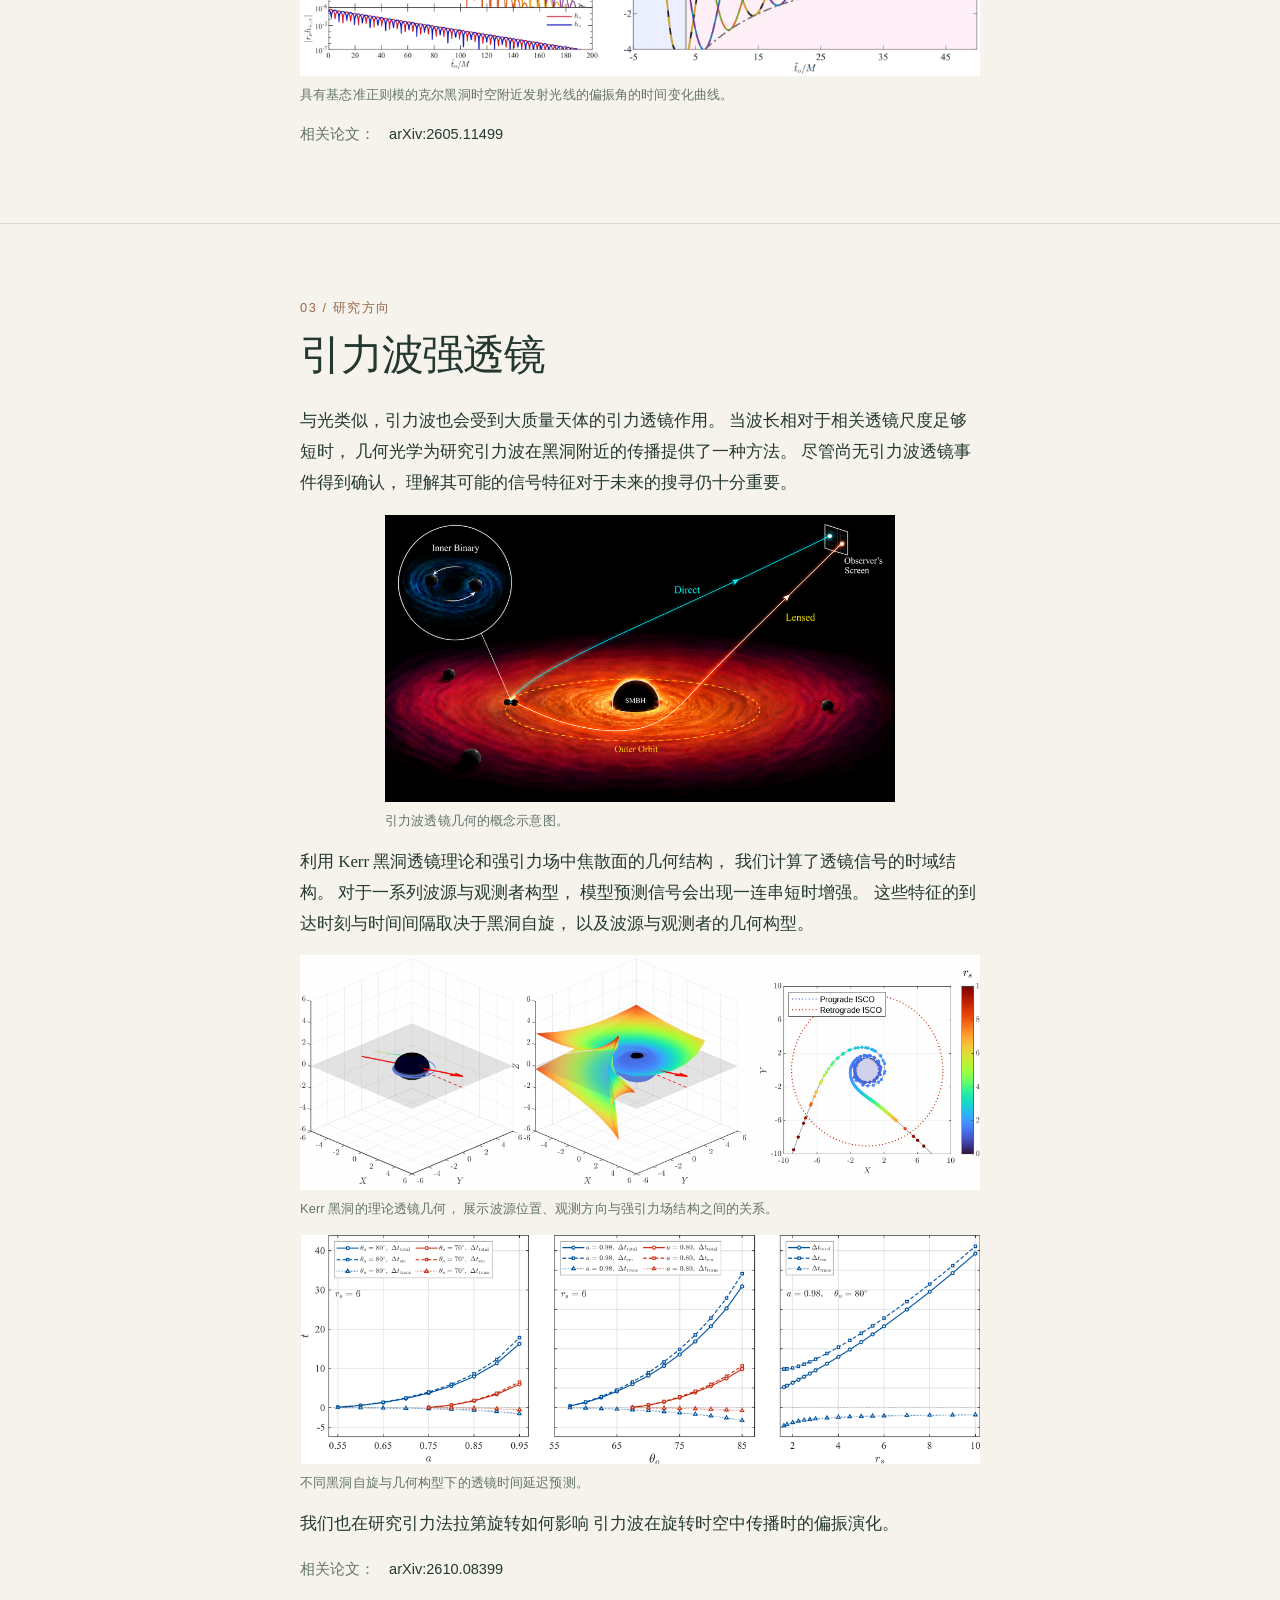
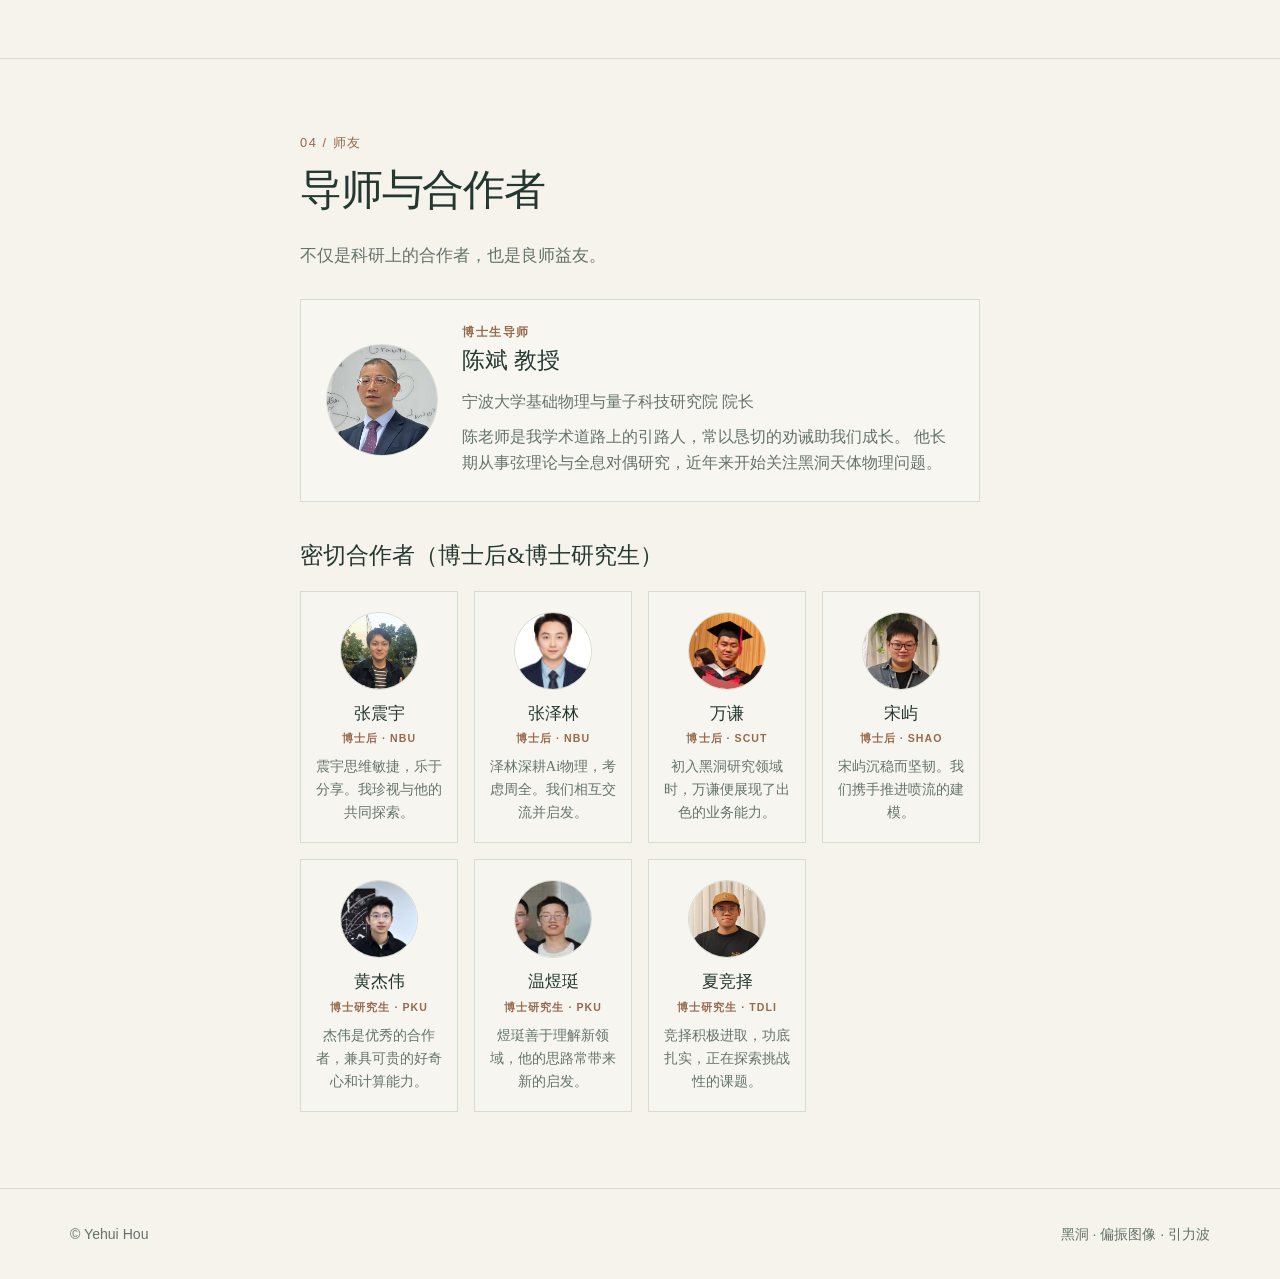
<file: research.html>
<!doctype html>
<html lang="zh-CN">
<head>
  <meta charset="utf-8">
  <meta name="viewport" content="width=device-width, initial-scale=1">
  <meta name="description"
        content="Yehui Hou 关于黑洞偏振成像、时空扰动的电磁信号与引力波光学的研究。">
  <title>研究 | Yehui Hou</title>

  <style>
    :root {
      --paper: #f5f3eb;
      --ink: #243831;
      --muted: #64736b;
      --accent: #97694d;
      --line: #d6dcd2;
      --reading-width: 680px;

      --site-header-height: 82px;
      --section-index-height: 66px;
      --fixed-nav-height:
        calc(var(--site-header-height) + var(--section-index-height));

      --nav-surface: rgba(245, 243, 235, .96);
      --nav-hover: rgba(151, 105, 77, .08);
      --nav-active: rgba(151, 105, 77, .13);

      --research-photo-default-width: 590px;

      --figure-space: clamp(10px, 1.5vw, 16px);
      --caption-space: clamp(5px, .7vw, 8px);
      --image-row-gap: clamp(6px, 1vw, 12px);
      --paragraph-space: clamp(12px, 1.8vw, 18px);
      --page-gutter: 32px;
    }

    *,
    *::before,
    *::after {
      box-sizing: border-box;
    }

    html {
      scroll-behavior: smooth;
    }

    body {
      margin: 0;
      padding-top: var(--fixed-nav-height);
      background: var(--paper);
      color: var(--ink);
      font-family: Georgia, "Times New Roman", serif;
      -webkit-font-smoothing: antialiased;
      overflow-wrap: break-word;
    }

    /* 唯一的背景布局调整：星点固定覆盖整个视口。 */
    .starfield {
      position: fixed;
      z-index: 0;
      inset: 0;
      display: block;
      width: 100%;
      height: 100%;
      pointer-events: none;
    }

    #main-content,
    .site-footer {
      position: relative;
      z-index: 1;
    }

    img {
      display: block;
      max-width: 100%;
      height: auto;
    }

    /* 修改：链接去除下划线，通过柔和发光提示交互。 */
    a {
      color: inherit;
      text-decoration: none;
      transition: text-shadow 180ms ease;
    }

    a:hover,
    a:focus-visible {
      text-shadow:
        0 0 7px rgba(151, 105, 77, .30),
        0 0 15px rgba(151, 105, 77, .16);
    }

    a:focus-visible {
      outline: 2px solid var(--accent);
      outline-offset: 4px;
    }

    .container {
      width: min(calc(100% - 64px), 1140px);
      margin-inline: auto;
    }

    .reading-column {
      width: min(calc(100% - 48px), var(--reading-width));
      margin-inline: auto;
    }

    .skip-link {
      position: fixed;
      z-index: 110;
      top: -100px;
      left: 16px;
      padding: 12px 16px;
      border-radius: 8px;
      background: var(--ink);
      color: var(--paper);
    }

    .skip-link:focus {
      top: 12px;
    }

    .nav,
    .eyebrow,
    .index-label,
    .section-index,
    .section-number,
    .topic-meta,
    .paper-links,
    figcaption,
    .footer-inner,
    .person-role {
      font-family: Arial, Helvetica, sans-serif;
    }

    /* 原有页眉布局保持不变。 */
    .site-header {
      position: fixed;
      z-index: 50;
      inset: 0 0 auto;
      background: var(--nav-surface);
      border-bottom: 1px solid var(--line);
      -webkit-backdrop-filter: blur(14px);
      backdrop-filter: blur(14px);
    }

    .header-inner {
      min-height: 82px;
      display: flex;
      align-items: center;
      justify-content: space-between;
      gap: 20px;
    }

    /* 修改：采用 homepage_C.html 的名称字体、字重和字距。 */
    .site-name {
      flex: none;
      font-family: "Noto Serif CJK SC", "Source Han Serif SC",
                   "Songti SC", "STSong", "SimSun", Georgia, serif;
      font-size: 1.12rem;
      font-weight: 700;
      letter-spacing: .08em;
      text-decoration: none;
      white-space: nowrap;
    }

    /* 修改：导航采用 homepage_C.html 的无衬线字体组合。 */
    .nav {
      display: flex;
      flex-wrap: wrap;
      align-items: center;
      justify-content: flex-end;
      gap: 6px;
      font-family: "PingFang SC", "Microsoft YaHei",
                   "Noto Sans CJK SC", Arial, sans-serif;
      font-size: .98rem;
      font-weight: 500;
    }

    .nav a,
    .section-index a {
      display: inline-flex;
      align-items: center;
      min-height: 40px;
      padding: 9px 14px;
      border-radius: 999px;
      text-decoration: none;
      white-space: nowrap;
      transition:
        color 180ms ease,
        background-color 180ms ease,
        text-shadow 180ms ease;
    }

    .nav a {
      justify-content: center;
    }

    .nav a:hover,
    .section-index a:hover,
    .section-index a:focus-visible {
      color: var(--accent);
      background: var(--nav-hover);
    }

    .nav a[aria-current="page"] {
      color: var(--accent);
      background: var(--nav-active);
    }

    .nav .language {
      margin-left: 6px;
      padding-left: 16px;
      border-left: 1px solid var(--line);
      border-radius: 0;
    }

    /* 原有浏览栏布局保持不变。 */
    .section-index {
      position: fixed;
      z-index: 49;
      top: var(--site-header-height);
      right: 0;
      left: 0;
      background: var(--nav-surface);
      border-bottom: 1px solid var(--line);
      box-shadow: 0 6px 20px rgba(36, 56, 49, .05);
      -webkit-backdrop-filter: blur(14px);
      backdrop-filter: blur(14px);
    }

    .index-inner {
      width: min(calc(100% - 64px), 1140px);
      min-height: 66px;
      margin-inline: auto;
      padding-block: 10px;
      display: flex;
      align-items: center;
      justify-content: center;
      flex-wrap: nowrap;
      gap: 8px;
      overflow-x: auto;
      overscroll-behavior-x: contain;
      scrollbar-width: thin;
      scrollbar-color: rgba(151, 105, 77, .3) transparent;
    }

    .index-label {
      flex: 0 0 auto;
      margin-right: 8px;
      color: var(--accent);
      font-size: .76rem;
      font-weight: 600;
      letter-spacing: .12em;
      white-space: nowrap;
    }

    .section-index a {
      flex: 0 0 auto;
      font-size: .9rem;
      line-height: 1.4;
    }

    .section-index a span {
      margin-right: 7px;
      color: var(--accent);
      font-size: .77rem;
    }

    #main-content,
    .research-section,
    .research-topic,
    .people-section {
      scroll-margin-top: calc(var(--fixed-nav-height) + 16px);
    }

    .research-hero {
      position: relative;
      padding: clamp(64px, 8vw, 96px) 0 clamp(48px, 6vw, 72px);
      border-bottom: 1px solid var(--line);
    }

    .eyebrow {
      margin: 0 0 22px;
      color: var(--accent);
      font-size: .77rem;
      font-weight: 600;
      letter-spacing: .16em;
    }

    h1 {
      margin: 0;
      font-size: clamp(3.2rem, 6.2vw, 5.2rem);
      font-weight: 400;
      letter-spacing: -.055em;
      line-height: 1.02;
    }

    .hero-description {
      max-width: 620px;
      margin: 24px 0 0;
      color: var(--muted);
      font-size: clamp(1.08rem, 1.6vw, 1.25rem);
      line-height: 1.72;
    }

    .research-section,
    .people-section {
      padding: clamp(48px, 6vw, 76px) 0;
    }

    .research-section + .research-section,
    .people-section {
      border-top: 1px solid var(--line);
    }

    .section-heading {
      margin-bottom: clamp(18px, 2.5vw, 25px);
    }

    .section-number {
      display: block;
      margin-bottom: 12px;
      color: var(--accent);
      font-size: .8rem;
      letter-spacing: .12em;
    }

    .section-heading h2 {
      max-width: 650px;
      margin: 0;
      font-size: clamp(2rem, 3.3vw, 2.65rem);
      font-weight: 400;
      line-height: 1.23;
      letter-spacing: -.028em;
    }

    .section-body p {
      margin: 0;
      font-size: 1.055rem;
      line-height: 1.83;
    }

    .section-body p + p {
      margin-top: var(--paragraph-space);
    }

    .research-topic {
      margin-top: clamp(28px, 4vw, 40px);
      padding-top: clamp(20px, 3vw, 26px);
      border-top: 1px solid var(--line);
    }

    .topic-meta {
      display: block;
      margin-bottom: 10px;
      color: var(--accent);
      font-size: .73rem;
      font-weight: 600;
      letter-spacing: .13em;
    }

    .research-topic h3 {
      margin: 0 0 16px;
      font-size: clamp(1.55rem, 2.5vw, 2.1rem);
      font-weight: 400;
      line-height: 1.3;
    }

    .section-body .paper-links {
      margin-top: var(--figure-space);
      color: var(--muted);
      font-size: .91rem;
      line-height: 1.8;
    }

    .paper-links a {
      display: inline-block;
      margin-left: 10px;
      color: var(--ink);
      text-decoration: none;
    }

    .paper-links a:hover {
      color: var(--accent);
    }

    .research-figure {
      width: min(
        100%,
        var(--figure-width, var(--research-photo-default-width))
      );
      max-width: 100%;
      min-width: 0;
      margin: var(--figure-space) auto 0;
    }

    .research-figure > img,
    .research-figure > .image-area > img {
      display: block;
      width: 100%;
      max-width: 100%;
      height: auto;
    }

    .research-figure > figcaption {
      width: 100%;
      margin: var(--caption-gap, var(--caption-space)) 0 0;
      padding: 0;
      border: 0;
      color: var(--muted);
      font-size: .8rem;
      line-height: 1.65;
      letter-spacing: .01em;
      text-align: left;
      overflow-wrap: anywhere;
    }

    .figure-pair {
      --pair-left-width: 300px;
      --pair-right-width: 300px;
      --pair-left-column: 1fr;
      --pair-right-column: 1fr;
      --pair-gap: var(--image-row-gap);

      width: min(
        calc(
          var(--pair-left-width) +
          var(--pair-right-width) +
          var(--pair-gap)
        ),
        calc(100vw - var(--page-gutter) - var(--page-gutter))
      );

      position: relative;
      left: 50%;
      transform: translateX(-50%);
      display: grid;
      grid-template-columns:
        minmax(0, var(--pair-left-column))
        minmax(0, var(--pair-right-column));
      align-items: start;
      gap: var(--pair-gap);
      margin: var(--figure-space) 0 0;
      padding: 0;
    }

    .figure-pair > .research-figure {
      width: 100%;
      max-width: none;
      min-width: 0;
      margin: 0;
    }

    .figure-pair .image-area {
      display: block;
      width: 100%;
      margin: 0;
      padding: 0;
      height: auto;
      min-height: 0;
    }

    .figure-pair > .research-figure > figcaption {
      width: 100%;
      margin-inline: 0;
    }

    .section-body .research-figure + p,
    .section-body .figure-pair + p,
    .section-body .research-figure + .research-figure {
      margin-top: var(--figure-space);
    }

    .people-intro {
      max-width: 660px;
      margin: 18px 0 28px;
      color: var(--muted);
      font-size: 1.055rem;
      line-height: 1.8;
    }

    .advisor-card {
      display: flex;
      align-items: var(--advisor-align, center);
      gap: var(--advisor-gap, 24px);
      margin-bottom: 38px;
      padding: 25px;
      border: 1px solid var(--line);
      background: rgba(255, 255, 255, .28);
    }

    .advisor-card > div {
      min-width: 0;
      flex: 1;
    }

    .person-avatar {
      --avatar-default-size: 92px;
      width: min(100%, var(--avatar-size, var(--avatar-default-size)));
      height: auto;
      aspect-ratio: 1;
      flex: 0 0 auto;
      border: 1px solid var(--line);
      border-radius: var(--avatar-radius, 50%);
      background: #e7e5dc;
      object-fit: cover;
      object-position: var(--avatar-focus, 50% 50%);
    }

    .advisor-card .person-avatar {
      --avatar-default-size: 112px;
    }

    .person-role {
      margin: 0 0 7px;
      color: var(--accent);
      font-size: .73rem;
      font-weight: 600;
      letter-spacing: .13em;
    }

    .person-name {
      margin: 0;
      font-size: 1.45rem;
      font-weight: 400;
    }

    .person-name a,
    .advisor-affiliation a {
      text-decoration: none;
    }

    .person-name a:hover {
      color: var(--accent);
    }

    .advisor-card .person-name {
      margin-bottom: 14px;
      line-height: 1.2;
    }

    .advisor-affiliation,
    .person-note {
      color: var(--muted);
      font-size: .98rem;
      line-height: 1.65;
    }

    .advisor-affiliation {
      margin: 0;
    }

    .person-note {
      margin: 9px 0 0;
    }

    .people-subheading {
      margin: 0 0 20px;
      font-size: 1.45rem;
      font-weight: 400;
    }

    .people-grid {
      display: grid;
      grid-template-columns: repeat(4, minmax(0, 1fr));
      gap: 16px;
    }

    .person-card {
      min-width: 0;
      padding: 20px 14px 18px;
      border: 1px solid var(--line);
      background: rgba(255, 255, 255, .22);
      text-align: center;
      transition: transform 180ms ease, border-color 180ms ease;
    }

    .person-card:hover {
      transform: translateY(-3px);
      border-color: rgba(151, 105, 77, .55);
    }

    .person-card .person-avatar {
      --avatar-default-size: 78px;
      margin-inline: auto;
      margin-bottom: 12px;
    }

    .person-card .person-name {
      font-size: 1.05rem;
      line-height: 1.4;
    }

    .person-card .person-role {
      margin-top: 7px;
      font-size: .66rem;
      letter-spacing: .1em;
    }

    .person-card .person-note {
      font-size: .9rem;
      line-height: 1.6;
    }

    .site-footer {
      border-top: 1px solid var(--line);
    }

    .footer-inner {
      min-height: 90px;
      display: flex;
      align-items: center;
      justify-content: space-between;
      flex-wrap: wrap;
      gap: 12px 24px;
      padding-block: 22px;
      color: var(--muted);
      font-size: .88rem;
    }

    .footer-inner p {
      margin: 0;
    }

    .black-hole-transition {
      position: fixed;
      z-index: 100;
      left: 0;
      top: 0;
      width: 14px;
      height: 14px;
      margin: -7px 0 0 -7px;
      border-radius: 50%;
      pointer-events: none;
      background: #14251f;
      box-shadow:
        0 0 0 2px rgba(151, 105, 77, .88),
        0 0 0 7px rgba(151, 105, 77, .17);
      animation: black-hole-bloom 540ms ease-in forwards;
    }

    @keyframes black-hole-bloom {
      0% {
        opacity: 0;
        transform: scale(.4);
      }
      28% {
        opacity: 1;
        transform: scale(1);
      }
      100% {
        opacity: 0;
        transform: scale(.2);
      }
    }

    @media (max-width: 760px) {
      :root {
        --site-header-height: 102px;
      }

      .header-inner {
        min-height: auto;
        align-items: flex-start;
        flex-direction: column;
        justify-content: center;
        gap: 8px;
        padding-block: 12px;
      }

      .nav {
        width: 100%;
        flex-wrap: nowrap;
        justify-content: flex-start;
        overflow-x: auto;
        overscroll-behavior-x: contain;
        scrollbar-width: thin;
        scrollbar-color: rgba(151, 105, 77, .3) transparent;
      }

      .nav a {
        flex: 0 0 auto;
        min-height: 38px;
        padding: 8px 12px;
      }

      .index-inner {
        justify-content: flex-start;
      }

      .people-grid {
        grid-template-columns: repeat(2, minmax(0, 1fr));
      }
    }

    @media (max-width: 650px) {
      :root {
        --section-index-height: 60px;
        --page-gutter: 18px;
      }

      .container,
      .reading-column {
        width: min(calc(100% - 36px), var(--reading-width));
      }

      .nav {
        gap: 4px;
        font-size: .92rem;
      }

      .nav .language {
        margin-left: 4px;
        padding-left: 12px;
      }

      .index-inner {
        width: calc(100% - 36px);
        min-height: 60px;
        gap: 6px;
        padding-block: 8px;
      }

      .index-label {
        margin-right: 4px;
      }

      .section-index a {
        padding: 8px 11px;
        font-size: .85rem;
      }

      .research-hero {
        padding: 52px 0;
      }

      .research-section,
      .people-section {
        padding: 44px 0;
      }

      .section-body p {
        font-size: 1.01rem;
        line-height: 1.78;
      }

      .research-topic {
        margin-top: 28px;
        padding-top: 20px;
      }

      .research-figure {
        width: min(
          100%,
          var(
            --figure-mobile-width,
            var(--figure-width, var(--research-photo-default-width))
          )
        );
      }

      .research-figure > figcaption {
        font-size: .78rem;
        line-height: 1.65;
      }

      .figure-pair {
        width: 100%;
        position: static;
        left: auto;
        transform: none;
        grid-template-columns: minmax(0, 1fr);
        gap: var(--figure-space);
      }

      .figure-pair > .research-figure {
        width: min(
          100%,
          var(--figure-mobile-width, var(--figure-width, 100%))
        );
        max-width: 100%;
        margin: 0 auto;
      }

      .person-avatar {
        width: min(
          100%,
          var(
            --avatar-mobile-size,
            var(--avatar-size, var(--avatar-default-size))
          )
        );
      }
    }

    @media (max-width: 480px) {
      .advisor-card {
        align-items: var(--advisor-mobile-align, flex-start);
        gap: var(--advisor-mobile-gap, 16px);
        padding: 19px;
      }

      .advisor-card .person-avatar {
        --avatar-default-size: 82px;
      }

      .people-grid {
        gap: 11px;
      }

      .person-card {
        padding-inline: 9px;
      }
    }

    @media (prefers-reduced-motion: reduce) {
      html {
        scroll-behavior: auto;
      }

      .black-hole-transition {
        animation: none;
      }

      a,
      .nav a,
      .section-index a,
      .person-card {
        transition: none;
      }

      .person-card:hover {
        transform: none;
      }
    }
  </style>
</head>

<body>
  <!-- 从首屏移至这里，使星空覆盖整个页面的可视区域。 -->
  <canvas class="starfield" aria-hidden="true"></canvas>

  <a class="skip-link" href="#main-content">跳至主要内容</a>

  <header class="site-header">
    <div class="header-inner container">
      <a class="site-name" href="homepage_C.html">
        Yehui Hou Near a Black Hole
      </a>

      <nav class="nav" aria-label="主导航">
        <a href="homepage_C.html">主页</a>
        <a href="research.html" aria-current="page">研究</a>
        <a href="CV_Chinese.pdf"
           target="_blank"
           rel="noopener noreferrer"
           aria-label="查看中文简历 PDF（在新标签页打开）">简历</a>
        <a href="https://inspirehep.net/authors/2052049?ui-citation-summary=true"
           target="_blank"
           rel="noopener noreferrer">论文发表</a>
        <a href="non">其他</a>
        <a class="language"
           href="research_E.html"
           lang="en"
           hreflang="en">English</a>
      </nav>
    </div>
  </header>

  <nav class="section-index" aria-label="研究方向">
    <div class="index-inner">
      <span class="index-label">浏览</span>
      <a href="#black-hole-polarimetry">
        <span>01</span>黑洞偏振图像
      </a>
      <a href="#spacetime-perturbations">
        <span>02</span>引力扰动的电磁信号
      </a>
      <a href="#gw-optics">
        <span>03</span>引力波强透镜
      </a>
      <a href="#people">
        <span>04</span>导师与合作者
      </a>
    </div>
  </nav>

  <!-- 原有导航高度同步逻辑保持不变。 -->
  <script>
    (() => {
      const root = document.documentElement;
      const header = document.querySelector(".site-header");
      const index = document.querySelector(".section-index");

      if (!header || !index) return;

      function updateNavigationHeight() {
        root.style.setProperty(
          "--site-header-height",
          `${Math.ceil(header.getBoundingClientRect().height)}px`
        );
        root.style.setProperty(
          "--section-index-height",
          `${Math.ceil(index.getBoundingClientRect().height)}px`
        );
      }

      updateNavigationHeight();

      if ("ResizeObserver" in window) {
        const observer = new ResizeObserver(updateNavigationHeight);
        observer.observe(header);
        observer.observe(index);
      }

      window.addEventListener("resize", updateNavigationHeight);
      window.addEventListener("load", updateNavigationHeight);

      if (document.fonts) {
        document.fonts.ready.then(updateNavigationHeight);
      }
    })();
  </script>

  <main id="main-content" tabindex="-1">
    <section class="research-hero" aria-labelledby="page-title">
      <div class="reading-column">
        <p class="eyebrow">Research</p>
        <h1 id="page-title">研究</h1>
        <p class="hero-description">
          我研究光与引力波在黑洞强引力场中的传播、相互作用与可观测效应。近期工作主要关注
          黑洞偏振学、引力扰动对光线的影响，以及旋转黑洞
          对引力波产生的强透镜和放大效应。
        </p>
      </div>
    </section>

    <section class="research-section"
             id="black-hole-polarimetry"
             aria-labelledby="polarimetry-heading">
      <div class="reading-column">
        <div class="section-heading">
          <span class="section-number">01 / 研究方向</span>
          <h2 id="polarimetry-heading">黑洞偏振图像</h2>
        </div>

        <div class="section-body">
          <p>
            偏振成像为研究超大质量黑洞周围环境增添了重要的信息维度：
            它携带着磁场、辐射等离子体以及光所经过的时空几何的信息。
            我们研究事件视界附近及相对论性喷流更远区域中的偏振图样，
            探讨不同区域中的物理效应如何影响这些图样。
          </p>

          <figure class="research-figure" style="--figure-width: 470px;">
            <img src="black-hole-eht-2019.jpg"
                 alt="事件视界望远镜拍摄的 M87* 图像，用于介绍黑洞成像的观测背景"
                 loading="lazy"
                 decoding="async">
            <figcaption>
              事件视界望远镜（EHT）拍摄的 M87* 图像
            </figcaption>
          </figure>

          <article class="research-topic" id="near-horizon-polarization">
            <span class="topic-meta">旋转黑洞的独特印记</span>
            <h3>近视界偏振</h3>

            <p>
              在旋转黑洞的事件视界附近，磁化吸积流呈现出共同的运动特征。
              我们证明，在所采用的模型假设下，
              这种运动会产生独特的同步辐射偏振图样，
              即近视界偏振（near-horizon polarization，NHP）。
              该图样在很大程度上不依赖吸积流的具体细节，
              其结构取决于黑洞自旋和观测者的视向。
            </p>

            <p>
              检验这一预测需要未来的甚长基线干涉测量，
              以分辨紧邻事件视界区域的线偏振结构。
              我们正在将计算拓展至最低阶近视界近似之外，
              并探索 Kerr 时空以外的旋转时空中是否存在类似的偏振图样。
            </p>

            <figure class="research-figure" style="--figure-width: 800px;">
              <div class="image-area">
                <img src="NHP.png"
                     alt="左：近视界偏振方向与参考等值线的理论示意图。右：不同黑洞自旋与观测视角参数下的近视界偏振理论曲线。"
                     loading="lazy"
                     decoding="async">
              </div>
              <figcaption>
                左：近视界偏振方向与参考等值线的理论示意图。右：不同黑洞自旋与观测视角参数下的近视界偏振理论曲线。
              </figcaption>
            </figure>

            <p class="paper-links">
              相关论文：
              <a href="https://arxiv.org/pdf/2409.07248"
                 target="_blank"
                 rel="noopener noreferrer">arXiv:2409.07248</a>
              <a href="https://arxiv.org/pdf/2606.19229"
                 target="_blank"
                 rel="noopener noreferrer">arXiv:2606.19229</a>
            </p>
          </article>

          <article class="research-topic" id="jet-polarization">
            <span class="topic-meta">从中心引擎到喷流</span>
            <h3>喷流结构与偏振</h3>

            <p>
              黑洞喷流将中心引擎的物理过程与更大尺度上的辐射联系起来。
              在稳态、轴对称的广义相对论磁流体动力学框架下，
              我们发展了半解析喷流模型，
              并构建了适用于多个空间尺度的偏振成像模板。
            </p>

            <p>
              这些模型展示了等离子体惯性、磁场缠绕、喷流准直和黑洞自旋
              如何塑造喷流不同区域的辐射强度与偏振结构。
              它们为未来偏振数据提供了可能的物理解释；
              应用于具体天体时，仍需详细考虑其辐射机制与观测条件。
            </p>

            <figure class="research-figure" style="--figure-width: 800px;">
              <div class="image-area">
                <img src="jet.png"
                     alt="不同假设下的喷流辐射强度与偏振结构模型"
                     loading="lazy"
                     decoding="async">
              </div>
              <figcaption>
                左：GRMHD喷流模型的光强图像与偏振结构。右：不同模型参数下，喷流偏振角随空间尺度的变化曲线。
              </figcaption>
            </figure>

            <p class="paper-links">
              相关论文：
              <a href="https://arxiv.org/pdf/2507.23281"
                 target="_blank"
                 rel="noopener noreferrer">arXiv:2507.23281</a>
              <a href="https://arxiv.org/pdf/2607.01820"
                 target="_blank"
                 rel="noopener noreferrer">arXiv:2607.01820</a>
            </p>
          </article>
        </div>
      </div>
    </section>

    <section class="research-section"
             id="spacetime-perturbations"
             aria-labelledby="perturbations-heading">
      <div class="reading-column">
        <div class="section-heading">
          <span class="section-number">02 / 研究方向</span>
          <h2 id="perturbations-heading">引力扰动的电磁信号</h2>
        </div>

        <div class="section-body">
          <p>
            经过的引力扰动能够改变光线的传播路径及其偏振的输运方式。
            我们研究了一个模型，其中光在黑洞振铃阶段从黑洞附近发出。
            解析计算与数值模拟表明，
            时空扰动可以引起光源视位置和观测偏振角的变化。
          </p>

          <p>
            原则上，这些变化可能携带产生它们的引力扰动的信息。
            我们的工作也提供了一套计算受扰时空中光传播的框架，
            有望推广至其他系统，包括极端质量比旋近系统。
            对于具体系统，这些信号的可观测性仍需进一步研究。
          </p>

          <figure class="research-figure" style="--figure-width: 800px;">
            <img src="QNM.png"
                 alt="受引力扰动影响的光偏振角随时间变化的理论结果"
                 loading="lazy"
                 decoding="async">
            <figcaption>
              具有基态准正则模的克尔黑洞时空附近发射光线的偏振角的时间变化曲线。
            </figcaption>
          </figure>

          <p class="paper-links">
            相关论文：
            <a href="https://arxiv.org/pdf/2605.11499"
               target="_blank"
               rel="noopener noreferrer">arXiv:2605.11499</a>
          </p>
        </div>
      </div>
    </section>

    <section class="research-section"
             id="gw-optics"
             aria-labelledby="gw-heading">
      <div class="reading-column">
        <div class="section-heading">
          <span class="section-number">03 / 研究方向</span>
          <h2 id="gw-heading">引力波强透镜</h2>
        </div>

        <div class="section-body">
          <p>
            与光类似，引力波也会受到大质量天体的引力透镜作用。
            当波长相对于相关透镜尺度足够短时，
            几何光学为研究引力波在黑洞附近的传播提供了一种方法。
            尽管尚无引力波透镜事件得到确认，
            理解其可能的信号特征对于未来的搜寻仍十分重要。
          </p>

          <figure class="research-figure" style="--figure-width: 510px;">
            <img src="gw-optics-background-1.png"
                 alt="引力波源、黑洞透镜与观测者之间几何关系的概念示意图"
                 loading="lazy"
                 decoding="async">
            <figcaption>引力波透镜几何的概念示意图。</figcaption>
          </figure>

          <p>
            利用 Kerr 黑洞透镜理论和强引力场中焦散面的几何结构，
            我们计算了透镜信号的时域结构。
            对于一系列波源与观测者构型，
            模型预测信号会出现一连串短时增强。
            这些特征的到达时刻与时间间隔取决于黑洞自旋，
            以及波源与观测者的几何构型。
          </p>

          <figure class="research-figure" style="--figure-width: 800px;">
            <img src="gw-optics-2.png"
                 alt="Kerr 黑洞透镜几何与强引力场焦散面的理论示意图"
                 loading="lazy"
                 decoding="async">
            <figcaption>
              Kerr 黑洞的理论透镜几何，
              展示波源位置、观测方向与强引力场结构之间的关系。
            </figcaption>
          </figure>

          <figure class="research-figure" style="--figure-width: 800px;">
            <img src="gw-optics-3.png"
                 alt="不同黑洞自旋与波源—观测者构型下的理论透镜时间延迟"
                 loading="lazy"
                 decoding="async">
            <figcaption>
              不同黑洞自旋与几何构型下的透镜时间延迟预测。
            </figcaption>
          </figure>

          <p>
            我们也在研究引力法拉第旋转如何影响
            引力波在旋转时空中传播时的偏振演化。
          </p>

          <p class="paper-links">
            相关论文：
            <a href="https://arxiv.org/pdf/2610.08399"
               target="_blank"
               rel="noopener noreferrer">arXiv:2610.08399</a>
          </p>
        </div>
      </div>
    </section>

    <section class="people-section"
             id="people"
             aria-labelledby="people-heading">
      <div class="reading-column">
        <div class="section-heading">
          <span class="section-number">04 / 师友</span>
          <h2 id="people-heading">导师与合作者</h2>
        </div>

        <p class="people-intro">
          不仅是科研上的合作者，也是良师益友。
        </p>

        <article class="advisor-card"
                 style="
                   --advisor-gap: 24px;
                   --advisor-align: center;
                   --advisor-mobile-gap: 16px;
                   --advisor-mobile-align: flex-start;
                 ">
          <img class="person-avatar"
               src="cb1.png"
               alt="Bin Chen 的照片"
               loading="lazy"
               decoding="async"
               style="
                 --avatar-size: 112px;
                 --avatar-mobile-size: 82px;
                 --avatar-focus: 50% 50%;
               ">

          <div>
            <p class="person-role">博士生导师</p>

            <h3 class="person-name">
              <a href="https://ifpqt.nbu.edu.cn/info/1041/1161.htm"
                 target="_blank"
                 rel="noopener noreferrer">陈斌</a> 教授
            </h3>

            <p class="advisor-affiliation">
              <a href="https://ifpqt.nbu.edu.cn/"
                 target="_blank"
                 rel="noopener noreferrer">宁波大学基础物理与量子科技研究院</a> 院长
            </p>

            <p class="person-note">
              陈老师是我学术道路上的引路人，常以恳切的劝诫助我们成长。
              他长期从事弦理论与<a
                href="https://en.wikipedia.org/wiki/AdS/CFT_correspondence"
                target="_blank"
                rel="noopener noreferrer">全息对偶</a>研究，近年来开始关注黑洞天体物理问题。
            </p>
          </div>
        </article>

        <h3 class="people-subheading">
          密切合作者（博士后&amp;博士研究生）
        </h3>

        <div class="people-grid">
          <article class="person-card">
            <img class="person-avatar"
                 src="zzy.jpg"
                 alt="Zhenyu Zhang 的照片"
                 loading="lazy"
                 decoding="async">
            <h4 class="person-name">
              <a href="https://zhenyuzhang98.github.io/"
                 target="_blank"
                 rel="noopener noreferrer">张震宇</a>
            </h4>
            <p class="person-role">
              博士后 ·
              <a href="https://ifpqt.nbu.edu.cn/"
                 target="_blank"
                 rel="noopener noreferrer">NBU</a>
            </p>
            <p class="person-note">
              震宇思维敏捷，乐于分享。我珍视与他的共同探索。
            </p>
          </article>

          <article class="person-card">
            <img class="person-avatar"
                 src="zzl.jpg"
                 alt="Zelin Zhang 的照片"
                 loading="lazy"
                 decoding="async">
            <h4 class="person-name">
              <a href="https://ifpqt.nbu.edu.cn/info/1061/3082.htm"
                 target="_blank"
                 rel="noopener noreferrer">张泽林</a>
            </h4>
            <p class="person-role">
              博士后 ·
              <a href="https://ifpqt.nbu.edu.cn/"
                 target="_blank"
                 rel="noopener noreferrer">NBU</a>
            </p>
            <p class="person-note">
              泽林深耕Ai物理，考虑周全。我们相互交流并启发。
            </p>
          </article>

          <article class="person-card">
            <img class="person-avatar"
                 src="wq.jpg"
                 alt="Qian Wan 的照片"
                 loading="lazy"
                 decoding="async">
            <h4 class="person-name">
              <a href="https://inspirehep.net/authors/2955095"
                 target="_blank"
                 rel="noopener noreferrer">万谦</a>
            </h4>
            <p class="person-role">
              博士后 ·
              <a href="https://www2.scut.edu.cn/physics/"
                 target="_blank"
                 rel="noopener noreferrer">SCUT</a>
            </p>
            <p class="person-note">
              初入黑洞研究领域时，万谦便展现了出色的业务能力。
            </p>
          </article>

          <article class="person-card">
            <img class="person-avatar"
                 src="sy1.jpg"
                 alt="Yu Song 的照片"
                 loading="lazy"
                 decoding="async">
            <h4 class="person-name">
              <a href="https://inspirehep.net/authors/2810992?ui-citation-summary=true"
                 target="_blank"
                 rel="noopener noreferrer">宋屿</a>
            </h4>
            <p class="person-role">
              博士后 ·
              <a href="https://www.shao.ac.cn/"
                 target="_blank"
                 rel="noopener noreferrer">SHAO</a>
            </p>
            <p class="person-note">
              宋屿沉稳而坚韧。我们携手推进喷流的建模。
            </p>
          </article>

          <article class="person-card">
            <img class="person-avatar"
                 src="hjw.jpg"
                 alt="Jiewei Huang 的照片"
                 loading="lazy"
                 decoding="async">
            <h4 class="person-name">
              <a href="https://inspirehep.net/authors/2763306?ui-citation-summary=true"
                 target="_blank"
                 rel="noopener noreferrer">黄杰伟</a>
            </h4>
            <p class="person-role">
              博士研究生 ·
              <a href="https://www.phy.pku.edu.cn/index.htm"
                 target="_blank"
                 rel="noopener noreferrer">PKU</a>
            </p>
            <p class="person-note">
              杰伟是优秀的合作者，兼具可贵的好奇心和计算能力。
            </p>
          </article>

          <article class="person-card">
            <img class="person-avatar"
                 src="wyt.jpg"
                 alt="Yuting Wen 的照片"
                 loading="lazy"
                 decoding="async">
            <h4 class="person-name">温煜珽</h4>
            <p class="person-role">
              博士研究生 ·
              <a href="https://www.phy.pku.edu.cn/index.htm"
                 target="_blank"
                 rel="noopener noreferrer">PKU</a>
            </p>
            <p class="person-note">
              煜珽善于理解新领域，他的思路常带来新的启发。
            </p>
          </article>

          <article class="person-card">
            <img class="person-avatar"
                 src="xjz.jpg"
                 alt="Jingze Xia 的照片"
                 loading="lazy"
                 decoding="async">
            <h4 class="person-name">
              <a href="https://inspirehep.net/authors/3108643?ui-citation-summary=true"
                 target="_blank"
                 rel="noopener noreferrer">夏竞择</a>
            </h4>
            <p class="person-role">
              博士研究生 ·
              <a href="https://tdli.sjtu.edu.cn/"
                 target="_blank"
                 rel="noopener noreferrer">TDLI</a>
            </p>
            <p class="person-note">
              竞择积极进取，功底扎实，正在探索挑战性的课题。
            </p>
          </article>
        </div>
      </div>
    </section>
  </main>

  <footer class="site-footer">
    <div class="footer-inner container">
      <p>© Yehui Hou</p>
      <p>黑洞 · 偏振图像 · 引力波</p>
    </div>
  </footer>

  <script>
    (() => {
      "use strict";

      const canvas = document.querySelector(".starfield");
      if (!canvas) return;

      const ctx = canvas.getContext("2d");
      if (!ctx) return;

      const motionPreference =
        window.matchMedia("(prefers-reduced-motion: reduce)");

      const tau = Math.PI * 2;
      const stars = [];

      let width = 0;
      let height = 0;
      let animationId = null;
      let resizeId = null;

      const starClusters = [
        { x: .15, y: .28, spreadX: .18, spreadY: .28 },
        { x: .79, y: .25, spreadX: .20, spreadY: .30 },
        { x: .65, y: .80, spreadX: .24, spreadY: .22 }
      ];

      function randomNormal() {
        const u = Math.max(Number.EPSILON, Math.random());
        const v = Math.random();

        return Math.sqrt(-2 * Math.log(u)) * Math.cos(tau * v);
      }

      function createStar() {
        let x = Math.random();
        let y = Math.random();

        if (Math.random() < .32) {
          const cluster =
            starClusters[Math.floor(Math.random() * starClusters.length)];

          const candidateX =
            cluster.x + randomNormal() * cluster.spreadX;
          const candidateY =
            cluster.y + randomNormal() * cluster.spreadY;

          if (
            candidateX >= 0 && candidateX <= 1 &&
            candidateY >= 0 && candidateY <= 1
          ) {
            x = candidateX;
            y = candidateY;
          }
        }

        const bright = Math.random() < .13;

        return {
          x,
          y,
          radius: bright
            ? .85 + Math.random() * .65
            : .25 + Math.pow(Math.random(), 1.7) * .75,
          baseAlpha: bright
            ? .30 + Math.random() * .18
            : .14 + Math.random() * .23,

          breathAmount: .08 + Math.random() * .16,
          breathPhase: Math.random() * tau,
          breathPeriod: 4.5 + Math.random() * 8.5,

          secondaryPhase: Math.random() * tau,
          secondaryPeriod: 9 + Math.random() * 12,

          twinklePhase: Math.random() * tau,
          twinklePeriod: 1.5 + Math.random() * 3.5,
          twinkleAmount: bright
            ? .20 + Math.random() * .12
            : .09 + Math.random() * .09,

          bright,
          color: Math.random() < .18
            ? "151, 105, 77"
            : "91, 109, 98"
        };
      }

      function draw(now = performance.now()) {
        const time = now / 1000;
        const reducedMotion = motionPreference.matches;

        ctx.clearRect(0, 0, width, height);

        for (const star of stars) {
          const breath = reducedMotion
            ? 0
            : Math.sin(
                time * tau / star.breathPeriod + star.breathPhase
              );

          const secondary = reducedMotion
            ? 0
            : Math.sin(
                time * tau / star.secondaryPeriod + star.secondaryPhase
              );

          const twinkle = reducedMotion
            ? 0
            : (
                .75 * Math.sin(
                  time * tau / star.twinklePeriod + star.twinklePhase
                ) +
                .25 * Math.sin(
                  time * tau / (star.twinklePeriod * .61) +
                  star.secondaryPhase
                )
              );

          const alpha = Math.max(
            .025,
            Math.min(
              .90,
              star.baseAlpha +
              breath * star.breathAmount +
              secondary * .035 +
              twinkle * star.twinkleAmount
            )
          );

          const x = star.x * width;
          const y = star.y * height;

          if (star.bright) {
            const glow = ctx.createRadialGradient(
              x, y, 0,
              x, y, star.radius * 3.8
            );

            glow.addColorStop(
              0,
              `rgba(${star.color}, ${alpha * .24})`
            );
            glow.addColorStop(1, `rgba(${star.color}, 0)`);

            ctx.fillStyle = glow;
            ctx.beginPath();
            ctx.arc(x, y, star.radius * 3.8, 0, tau);
            ctx.fill();
          }

          ctx.beginPath();
          ctx.arc(x, y, star.radius, 0, tau);
          ctx.fillStyle = `rgba(${star.color}, ${alpha})`;
          ctx.fill();
        }
      }

      function resize() {
        const rect = canvas.getBoundingClientRect();
        const ratio = Math.min(window.devicePixelRatio || 1, 2);

        width = rect.width;
        height = rect.height;

        canvas.width = Math.max(1, Math.round(width * ratio));
        canvas.height = Math.max(1, Math.round(height * ratio));

        ctx.setTransform(ratio, 0, 0, ratio, 0, 0);

        /* 修改：星点数量减少约三分之一，其余星点参数不变。 */
        const count = Math.min(
          430,
          Math.max(40, Math.floor(width * height / 4500))
        );

        while (stars.length < count) {
          stars.push(createStar());
        }

        if (stars.length > count) {
          stars.length = count;
        }

        draw();
      }

      function scheduleResize() {
        if (resizeId !== null) return;

        resizeId = requestAnimationFrame(() => {
          resizeId = null;
          resize();
        });
      }

      function animate(now) {
        animationId = null;

        if (document.hidden || motionPreference.matches) return;

        draw(now);
        animationId = requestAnimationFrame(animate);
      }

      function updateAnimation() {
        if (animationId !== null) {
          cancelAnimationFrame(animationId);
          animationId = null;
        }

        if (document.hidden) return;

        draw();

        if (!motionPreference.matches) {
          animationId = requestAnimationFrame(animate);
        }
      }

      resize();
      updateAnimation();

      window.addEventListener("resize", scheduleResize);
      document.addEventListener("visibilitychange", updateAnimation);

      window.addEventListener("pagehide", () => {
        if (animationId !== null) {
          cancelAnimationFrame(animationId);
          animationId = null;
        }
      });

      window.addEventListener("pageshow", () => {
        scheduleResize();
        updateAnimation();
      });

      if ("ResizeObserver" in window) {
        const observer = new ResizeObserver(scheduleResize);
        observer.observe(canvas);
      }

      if (motionPreference.addEventListener) {
        motionPreference.addEventListener("change", updateAnimation);
      } else if (motionPreference.addListener) {
        motionPreference.addListener(updateAnimation);
      }
    })();
  </script>
</body>
</html>
</file>
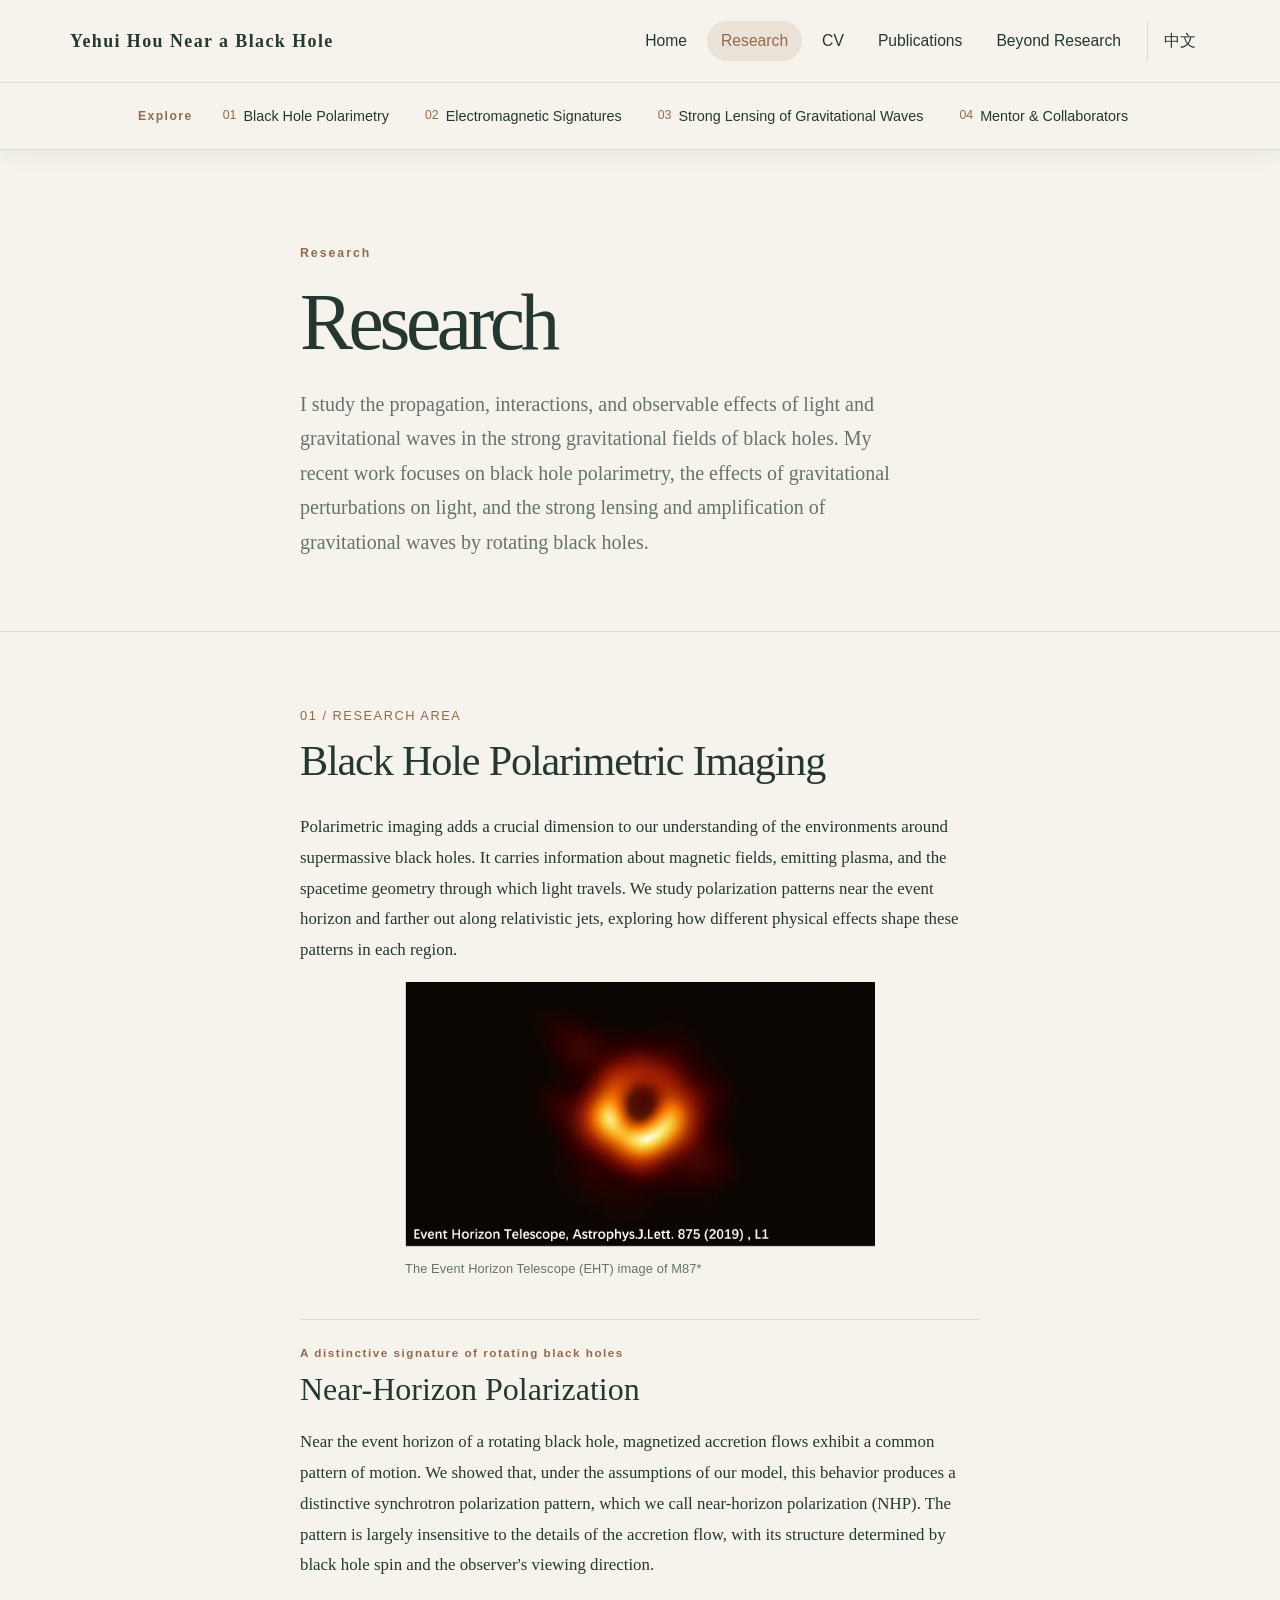
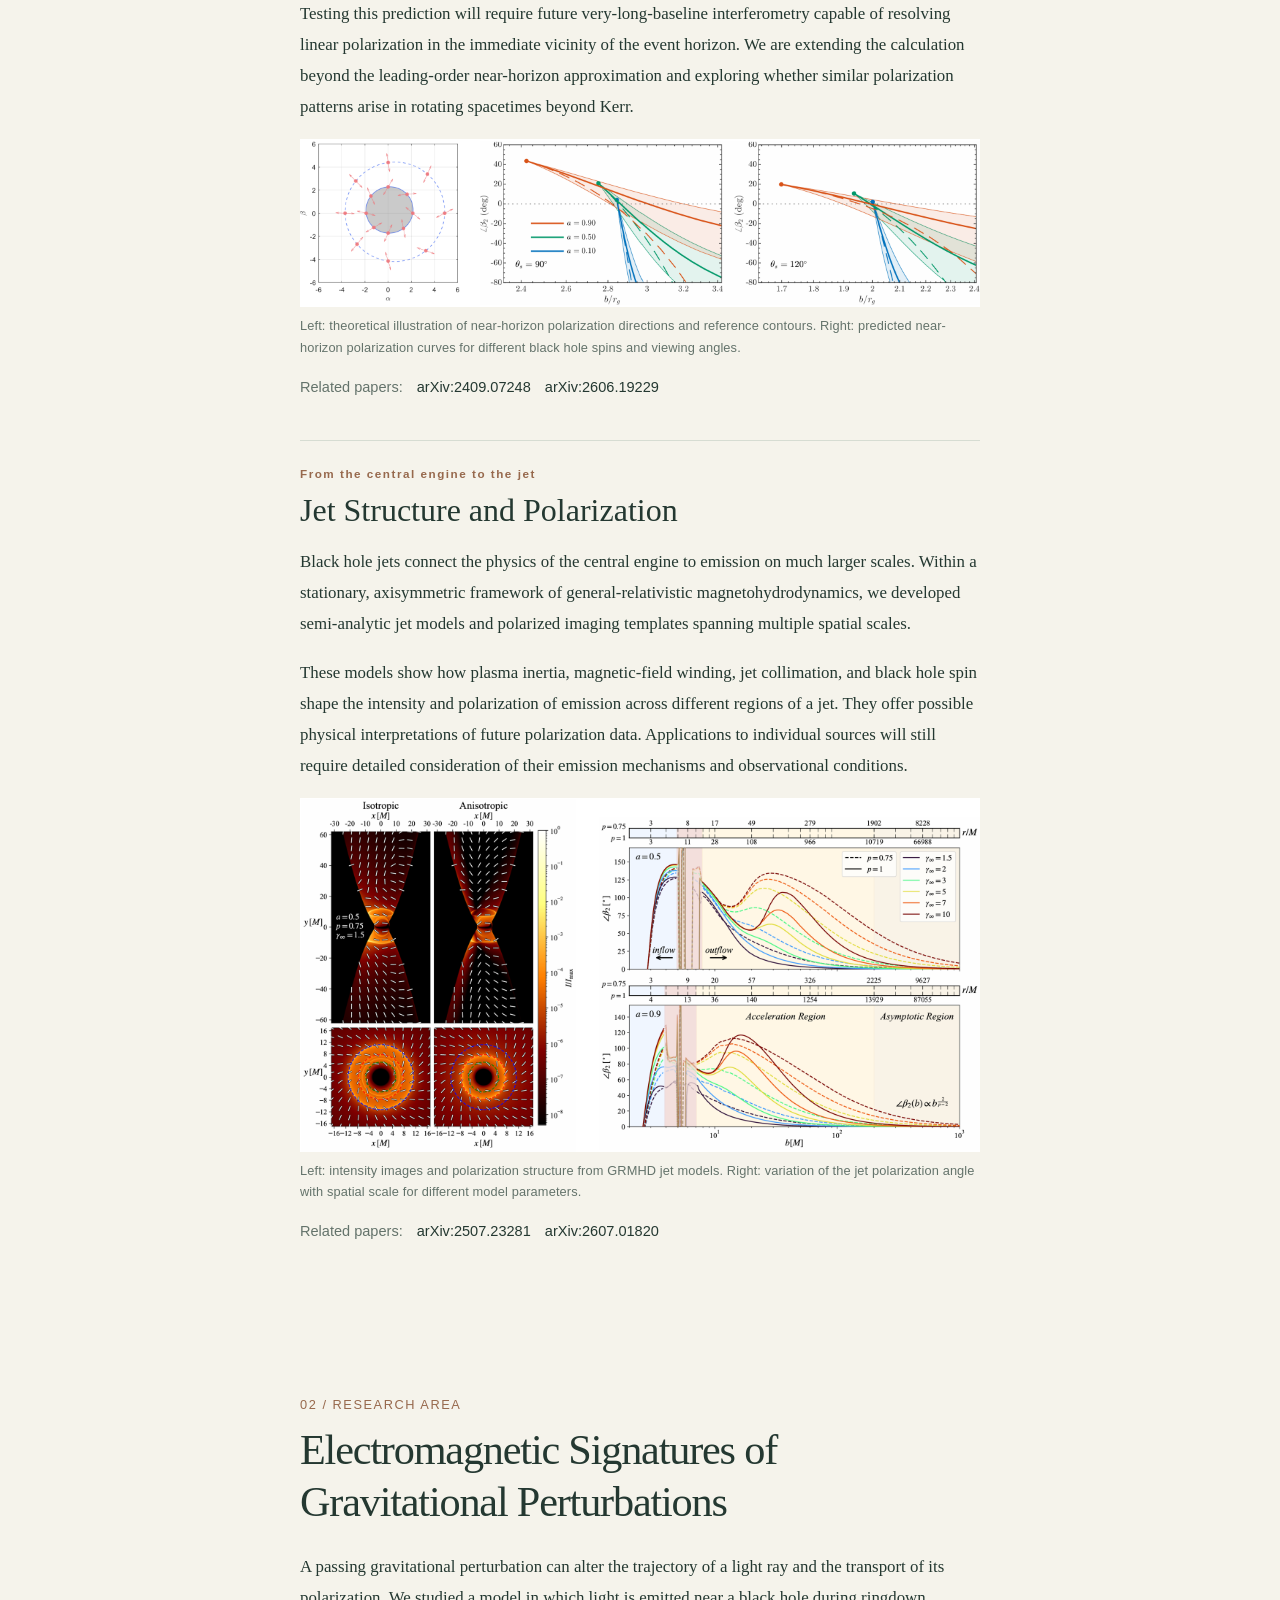
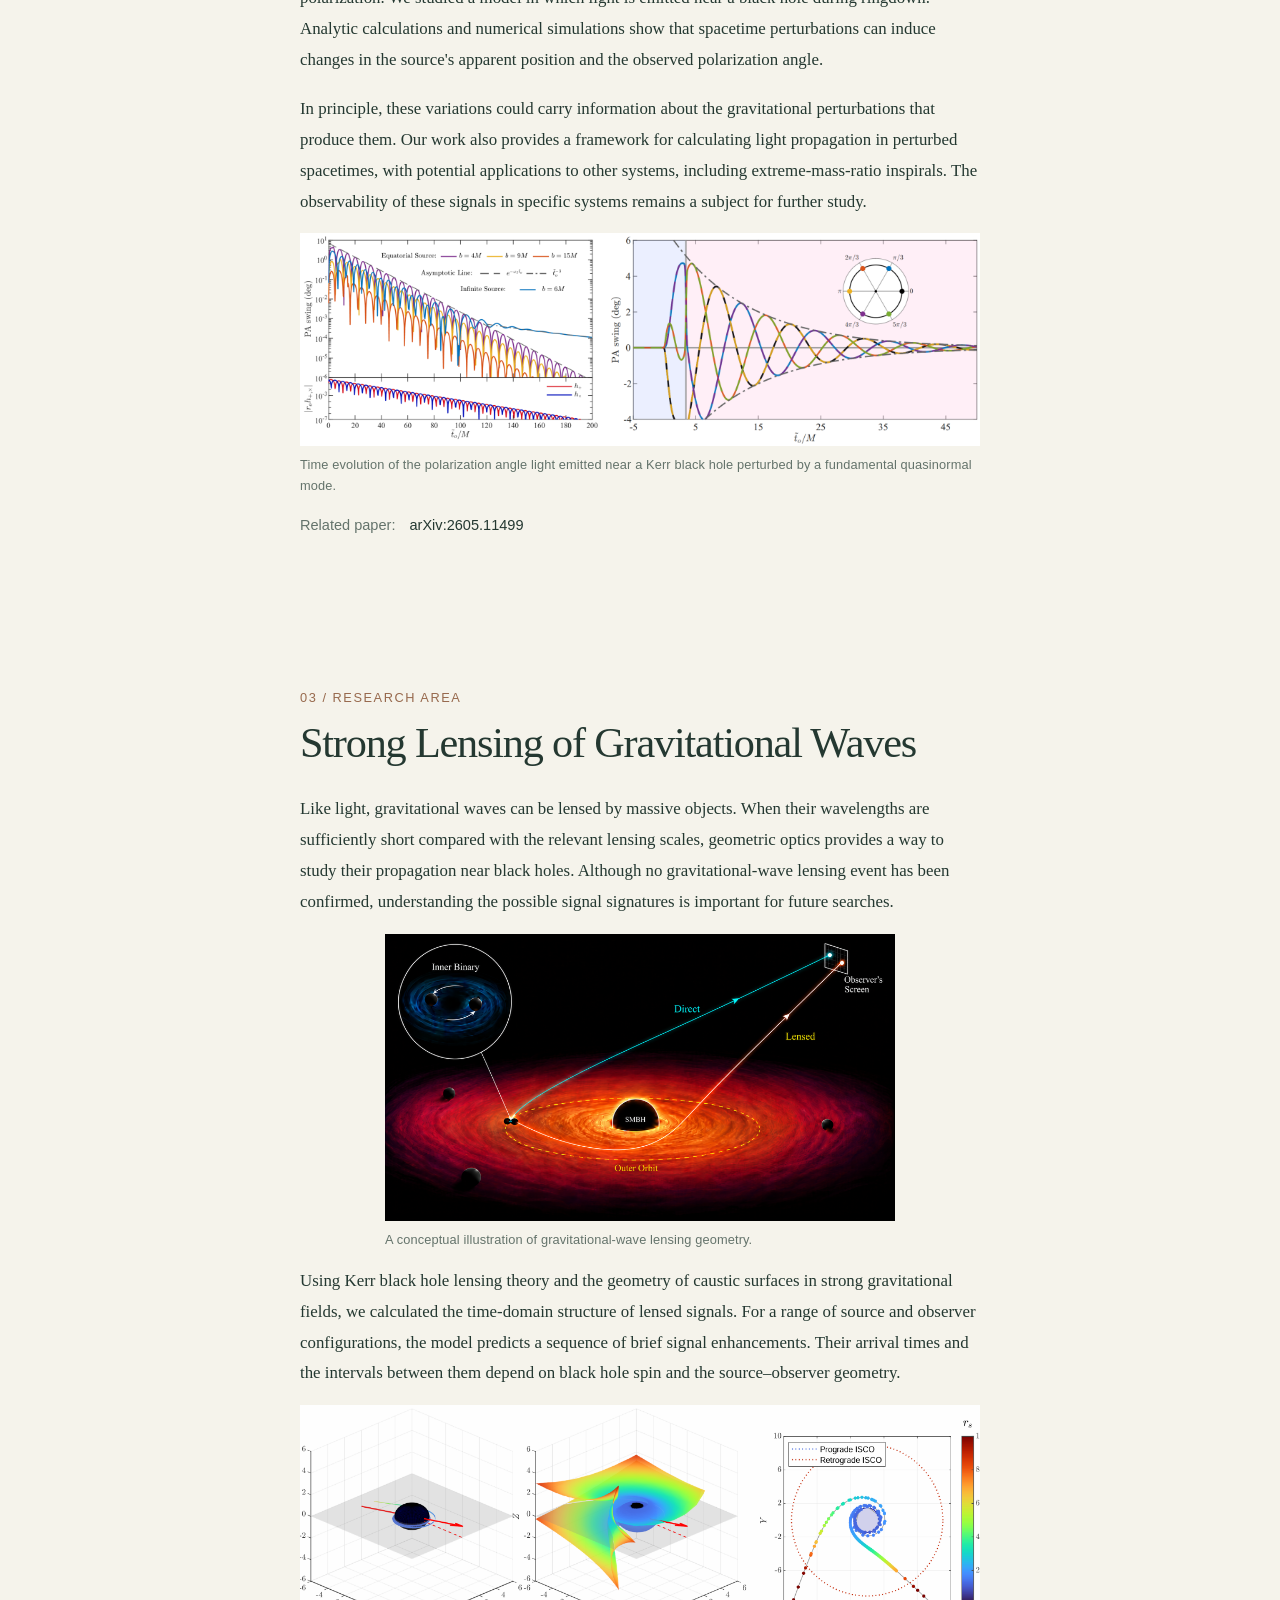
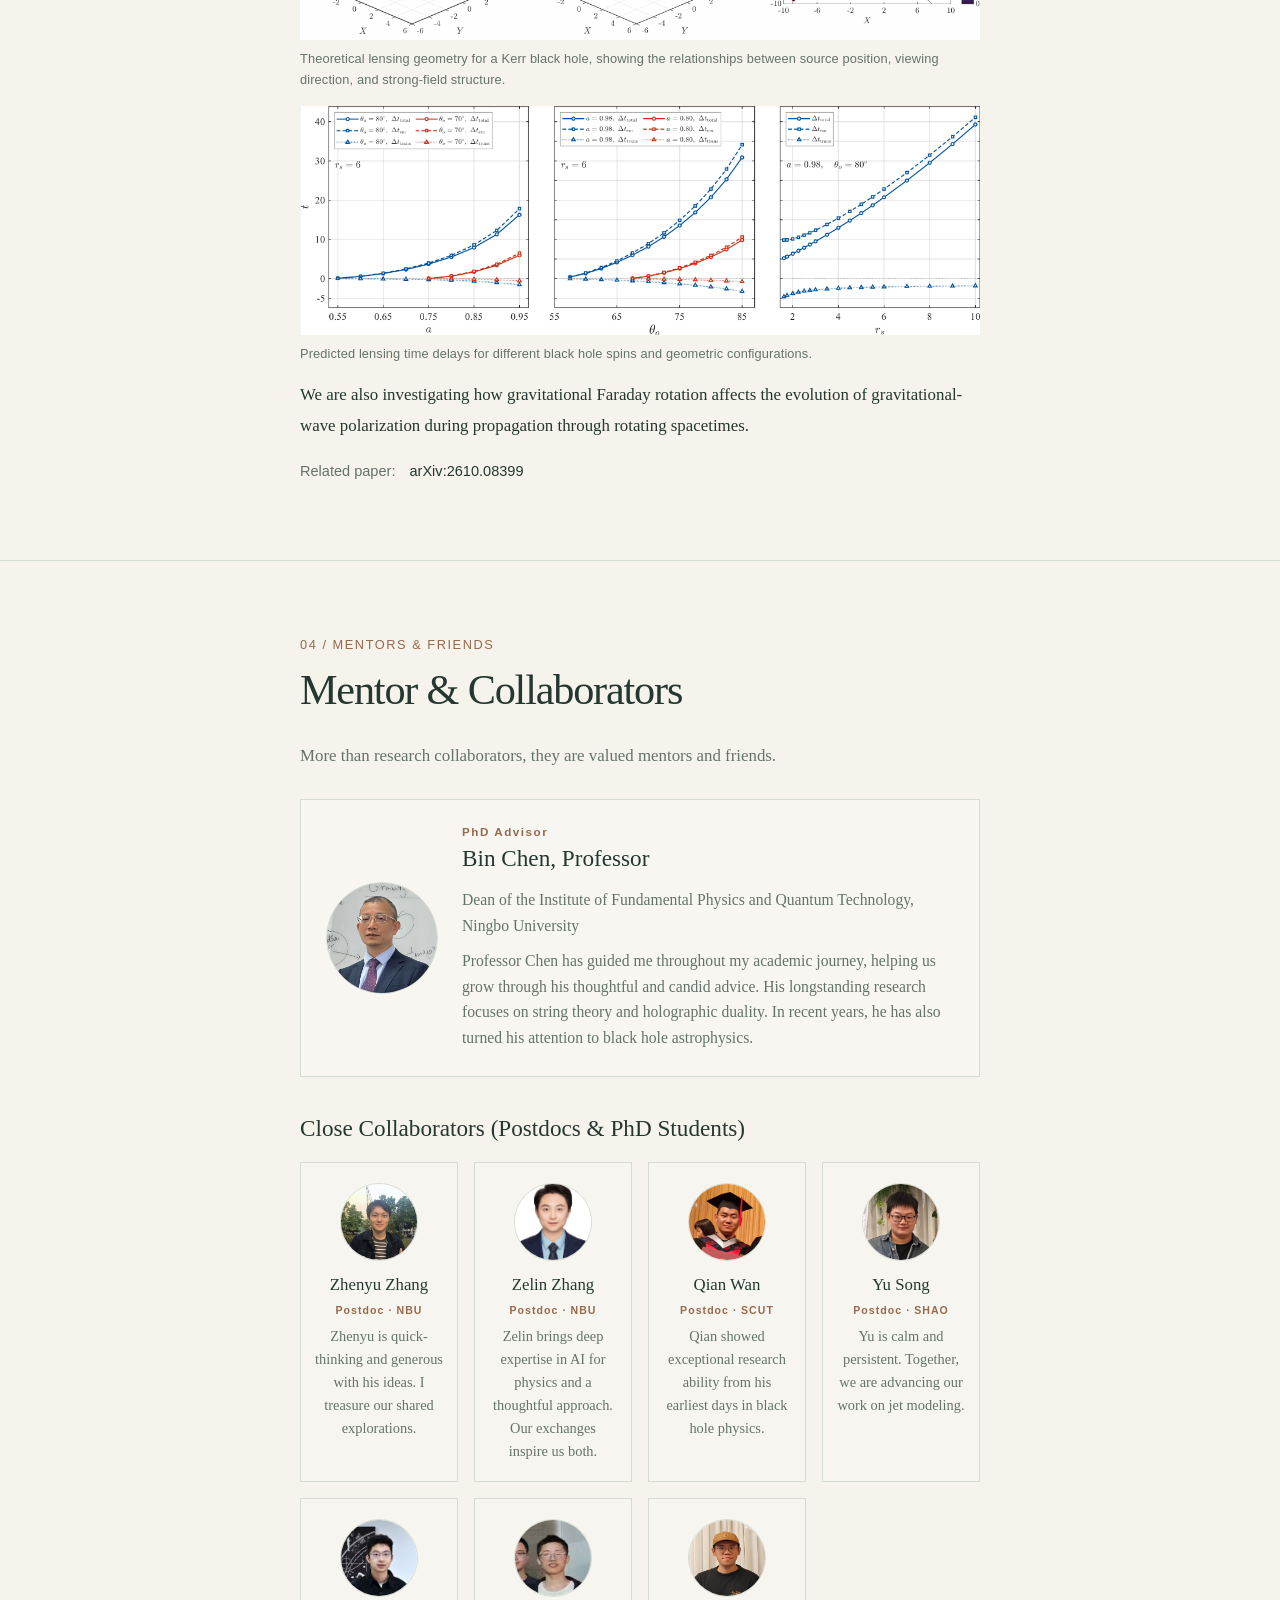
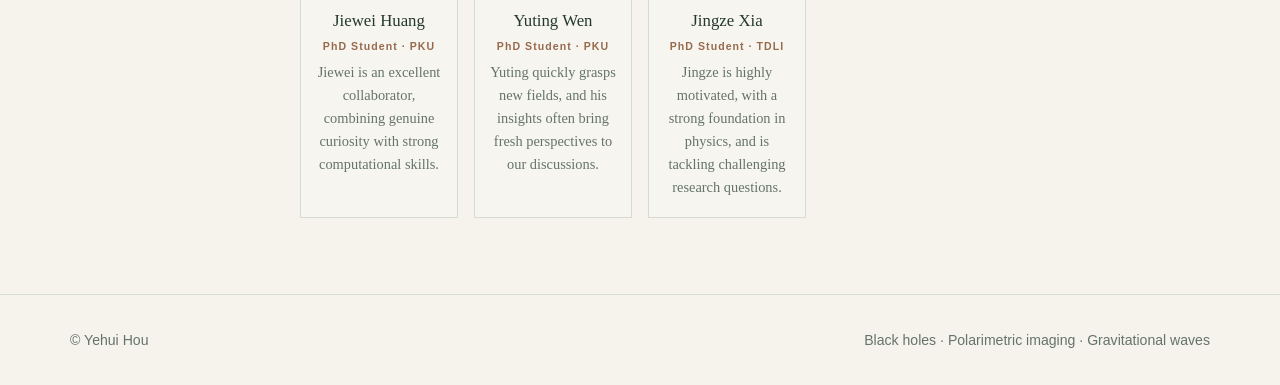
<file: research_E.html>
<!doctype html>
<html lang="en">
<head>
  <meta charset="utf-8">
  <meta name="viewport" content="width=device-width, initial-scale=1">
  <meta name="description"
        content="Yehui Hou's research on black hole polarimetric imaging, electromagnetic signatures of spacetime perturbations, and gravitational-wave optics.">
  <title>Research | Yehui Hou</title>

  <style>
    :root {
      --paper: #f5f3eb;
      --ink: #243831;
      --muted: #64736b;
      --accent: #97694d;
      --line: #d6dcd2;
      --reading-width: 680px;

      --site-header-height: 82px;
      --section-index-height: 66px;
      --fixed-nav-height:
        calc(var(--site-header-height) + var(--section-index-height));

      --nav-surface: rgba(245, 243, 235, .96);
      --nav-hover: rgba(151, 105, 77, .08);
      --nav-active: rgba(151, 105, 77, .13);

      --research-photo-default-width: 590px;

      --figure-space: clamp(10px, 1.5vw, 16px);
      --caption-space: clamp(5px, .7vw, 8px);
      --image-row-gap: clamp(6px, 1vw, 12px);
      --paragraph-space: clamp(12px, 1.8vw, 18px);
      --page-gutter: 32px;
    }

    *,
    *::before,
    *::after {
      box-sizing: border-box;
    }

    html {
      scroll-behavior: smooth;
    }

    body {
      margin: 0;
      padding-top: var(--fixed-nav-height);
      background: var(--paper);
      color: var(--ink);
      font-family: Georgia, "Times New Roman", serif;
      -webkit-font-smoothing: antialiased;
      overflow-wrap: break-word;
    }

    /* The only background layout change: stars cover the entire viewport. */
    .starfield {
      position: fixed;
      z-index: 0;
      inset: 0;
      display: block;
      width: 100%;
      height: 100%;
      pointer-events: none;
    }

    #main-content,
    .site-footer {
      position: relative;
      z-index: 1;
    }

    img {
      display: block;
      max-width: 100%;
      height: auto;
    }

    /* Update: replace link underlines with a soft glow for interaction feedback. */
    a {
      color: inherit;
      text-decoration: none;
      transition: text-shadow 180ms ease;
    }

    a:hover,
    a:focus-visible {
      text-shadow:
        0 0 7px rgba(151, 105, 77, .30),
        0 0 15px rgba(151, 105, 77, .16);
    }

    a:focus-visible {
      outline: 2px solid var(--accent);
      outline-offset: 4px;
    }

    .container {
      width: min(calc(100% - 64px), 1140px);
      margin-inline: auto;
    }

    .reading-column {
      width: min(calc(100% - 48px), var(--reading-width));
      margin-inline: auto;
    }

    .skip-link {
      position: fixed;
      z-index: 110;
      top: -100px;
      left: 16px;
      padding: 12px 16px;
      border-radius: 8px;
      background: var(--ink);
      color: var(--paper);
    }

    .skip-link:focus {
      top: 12px;
    }

    .nav,
    .eyebrow,
    .index-label,
    .section-index,
    .section-number,
    .topic-meta,
    .paper-links,
    figcaption,
    .footer-inner,
    .person-role {
      font-family: Arial, Helvetica, sans-serif;
    }

    /* The original header layout is unchanged. */
    .site-header {
      position: fixed;
      z-index: 50;
      inset: 0 0 auto;
      background: var(--nav-surface);
      border-bottom: 1px solid var(--line);
      -webkit-backdrop-filter: blur(14px);
      backdrop-filter: blur(14px);
    }

    .header-inner {
      min-height: 82px;
      display: flex;
      align-items: center;
      justify-content: space-between;
      gap: 20px;
    }

    /* Update: match the site-name font, weight, and letter spacing in homepage_C.html. */
    .site-name {
      flex: none;
      font-family: "Noto Serif CJK SC", "Source Han Serif SC",
                   "Songti SC", "STSong", "SimSun", Georgia, serif;
      font-size: 1.12rem;
      font-weight: 700;
      letter-spacing: .08em;
      text-decoration: none;
      white-space: nowrap;
    }

    /* Update: use the navigation font stack from homepage_C.html. */
    .nav {
      display: flex;
      flex-wrap: wrap;
      align-items: center;
      justify-content: flex-end;
      gap: 6px;
      font-family: "PingFang SC", "Microsoft YaHei",
                   "Noto Sans CJK SC", Arial, sans-serif;
      font-size: .98rem;
      font-weight: 500;
    }

    .nav a,
    .section-index a {
      display: inline-flex;
      align-items: center;
      min-height: 40px;
      padding: 9px 14px;
      border-radius: 999px;
      text-decoration: none;
      white-space: nowrap;
      transition:
        color 180ms ease,
        background-color 180ms ease,
        text-shadow 180ms ease;
    }

    .nav a {
      justify-content: center;
    }

    .nav a:hover,
    .section-index a:hover,
    .section-index a:focus-visible {
      color: var(--accent);
      background: var(--nav-hover);
    }

    .nav a[aria-current="page"] {
      color: var(--accent);
      background: var(--nav-active);
    }

    .nav .language {
      margin-left: 6px;
      padding-left: 16px;
      border-left: 1px solid var(--line);
      border-radius: 0;
    }

    /* The original section-index layout is unchanged. */
    .section-index {
      position: fixed;
      z-index: 49;
      top: var(--site-header-height);
      right: 0;
      left: 0;
      background: var(--nav-surface);
      border-bottom: 1px solid var(--line);
      box-shadow: 0 6px 20px rgba(36, 56, 49, .05);
      -webkit-backdrop-filter: blur(14px);
      backdrop-filter: blur(14px);
    }

    .index-inner {
      width: min(calc(100% - 64px), 1140px);
      min-height: 66px;
      margin-inline: auto;
      padding-block: 10px;
      display: flex;
      align-items: center;
      justify-content: center;
      flex-wrap: nowrap;
      gap: 8px;
      overflow-x: auto;
      overscroll-behavior-x: contain;
      scrollbar-width: thin;
      scrollbar-color: rgba(151, 105, 77, .3) transparent;
    }

    .index-label {
      flex: 0 0 auto;
      margin-right: 8px;
      color: var(--accent);
      font-size: .76rem;
      font-weight: 600;
      letter-spacing: .12em;
      white-space: nowrap;
    }

    .section-index a {
      flex: 0 0 auto;
      font-size: .9rem;
      line-height: 1.4;
    }

    .section-index a span {
      margin-right: 7px;
      color: var(--accent);
      font-size: .77rem;
    }

    #main-content,
    .research-section,
    .research-topic,
    .people-section {
      scroll-margin-top: calc(var(--fixed-nav-height) + 16px);
    }

    .research-hero {
      position: relative;
      padding: clamp(64px, 8vw, 96px) 0 clamp(48px, 6vw, 72px);
      border-bottom: 1px solid var(--line);
    }

    .eyebrow {
      margin: 0 0 22px;
      color: var(--accent);
      font-size: .77rem;
      font-weight: 600;
      letter-spacing: .16em;
    }

    h1 {
      margin: 0;
      font-size: clamp(3.2rem, 6.2vw, 5.2rem);
      font-weight: 400;
      letter-spacing: -.055em;
      line-height: 1.02;
    }

    .hero-description {
      max-width: 620px;
      margin: 24px 0 0;
      color: var(--muted);
      font-size: clamp(1.08rem, 1.6vw, 1.25rem);
      line-height: 1.72;
    }

    .research-section,
    .people-section {
      padding: clamp(48px, 6vw, 76px) 0;
    }

    .research-section + .research,
    .people-section {
      border-top: 1px solid var(--line);
    }

    .section-heading {
      margin-bottom: clamp(18px, 2.5vw, 25px);
    }

    .section-number {
      display: block;
      margin-bottom: 12px;
      color: var(--accent);
      font-size: .8rem;
      letter-spacing: .12em;
    }

    .section-heading h2 {
      max-width: 650px;
      margin: 0;
      font-size: clamp(2rem, 3.3vw, 2.65rem);
      font-weight: 400;
      line-height: 1.23;
      letter-spacing: -.028em;
    }

    .section-body p {
      margin: 0;
      font-size: 1.055rem;
      line-height: 1.83;
    }

    .section-body p + p {
      margin-top: var(--paragraph-space);
    }

    .research-topic {
      margin-top: clamp(28px, 4vw, 40px);
      padding-top: clamp(20px, 3vw, 26px);
      border-top: 1px solid var(--line);
    }

    .topic-meta {
      display: block;
      margin-bottom: 10px;
      color: var(--accent);
      font-size: .73rem;
      font-weight: 600;
      letter-spacing: .13em;
    }

    .research-topic h3 {
      margin: 0 0 16px;
      font-size: clamp(1.55rem, 2.5vw, 2.1rem);
      font-weight: 400;
      line-height: 1.3;
    }

    .section-body .paper-links {
      margin-top: var(--figure-space);
      color: var(--muted);
      font-size: .91rem;
      line-height: 1.8;
    }

    .paper-links a {
      display: inline-block;
      margin-left: 10px;
      color: var(--ink);
      text-decoration: none;
    }

    .paper-links a:hover {
      color: var(--accent);
    }

    .research-figure {
      width: min(
        100%,
        var(--figure-width, var(--research-photo-default-width))
      );
      max-width: 100%;
      min-width: 0;
      margin: var(--figure-space) auto 0;
    }

    .research-figure > img,
    .research-figure > .image-area > img {
      display: block;
      width: 100%;
      max-width: 100%;
      height: auto;
    }

    .research-figure > figcaption {
      width: 100%;
      margin: var(--caption-gap, var(--caption-space)) 0 0;
      padding: 0;
      border: 0;
      color: var(--muted);
      font-size: .8rem;
      line-height: 1.65;
      letter-spacing: .01em;
      text-align: left;
      overflow-wrap: anywhere;
    }

    .figure-pair {
      --pair-left-width: 300px;
      --pair-right-width: 300px;
      --pair-left-column: 1fr;
      --pair-right-column: 1fr;
      --pair-gap: var(--image-row-gap);

      width: min(
        calc(
          var(--pair-left-width) +
          var(--pair-right-width) +
          var(--pair-gap)
        ),
        calc(100vw - var(--page-gutter) - var(--page-gutter))
      );

      position: relative;
      left: 50%;
      transform: translateX(-50%);
      display: grid;
      grid-template-columns:
        minmax(0, var(--pair-left-column))
        minmax(0, var(--pair-right-column));
      align-items: start;
      gap: var(--pair-gap);
      margin: var(--figure-space) 0 0;
      padding: 0;
    }

    .figure-pair > .research-figure {
      width: 100%;
      max-width: none;
      min-width: 0;
      margin: 0;
    }

    .figure-pair .image-area {
      display: block;
      width: 100%;
      margin: 0;
      padding: 0;
      height: auto;
      min-height: 0;
    }

    .figure-pair > .research-figure > figcaption {
      width: 100%;
      margin-inline: 0;
    }

    .section-body .research-figure + p,
    .section-body .figure-pair + p,
    .section-body .research-figure + .research-figure {
      margin-top: var(--figure-space);
    }

    .people-intro {
      max-width: 660px;
      margin: 18px 0 28px;
      color: var(--muted);
      font-size: 1.055rem;
      line-height: 1.8;
    }

    .advisor-card {
      display: flex;
      align-items: var(--advisor-align, center);
      gap: var(--advisor-gap, 24px);
      margin-bottom: 38px;
      padding: 25px;
      border: 1px solid var(--line);
      background: rgba(255, 255, 255, .28);
    }

    .advisor-card > div {
      min-width: 0;
      flex: 1;
    }

    .person-avatar {
      --avatar-default-size: 92px;
      width: min(100%, var(--avatar-size, var(--avatar-default-size)));
      height: auto;
      aspect-ratio: 1;
      flex: 0 0 auto;
      border: 1px solid var(--line);
      border-radius: var(--avatar-radius, 50%);
      background: #e7e5dc;
      object-fit: cover;
      object-position: var(--avatar-focus, 50% 50%);
    }

    .advisor-card .person-avatar {
      --avatar-default-size: 112px;
    }

    .person-role {
      margin: 0 0 7px;
      color: var(--accent);
      font-size: .73rem;
      font-weight: 600;
      letter-spacing: .13em;
    }

    .person-name {
      margin: 0;
      font-size: 1.45rem;
      font-weight: 400;
    }

    .person-name a,
    .advisor-affiliation a {
      text-decoration: none;
    }

    .person-name a:hover {
      color: var(--accent);
    }

    .advisor-card .person-name {
      margin-bottom: 14px;
      line-height: 1.2;
    }

    .advisor-affiliation,
    .person-note {
      color: var(--muted);
      font-size: .98rem;
      line-height: 1.65;
    }

    .advisor-affiliation {
      margin: 0;
    }

    .person-note {
      margin: 9px 0 0;
    }

    .people-subheading {
      margin: 0 0 20px;
      font-size: 1.45rem;
      font-weight: 400;
    }

    .people-grid {
      display: grid;
      grid-template-columns: repeat(4, minmax(0, 1fr));
      gap: 16px;
    }

    .person-card {
      min-width: 0;
      padding: 20px 14px 18px;
      border: 1px solid var(--line);
      background: rgba(255, 255, 255, .22);
      text-align: center;
      transition: transform 180ms ease, border-color 180ms ease;
    }

    .person-card:hover {
      transform: translateY(-3px);
      border-color: rgba(151, 105, 77, .55);
    }

    .person-card .person-avatar {
      --avatar-default-size: 78px;
      margin-inline: auto;
      margin-bottom: 12px;
    }

    .person-card .person-name {
      font-size: 1.05rem;
      line-height: 1.4;
    }

    .person-card .person-role {
      margin-top: 7px;
      font-size: .66rem;
      letter-spacing: .1em;
    }

    .person-card .person-note {
      font-size: .9rem;
      line-height: 1.6;
    }

    .site-footer {
      border-top: 1px solid var(--line);
    }

    .footer-inner {
      min-height: 90px;
      display: flex;
      align-items: center;
      justify-content: space-between;
      flex-wrap: wrap;
      gap: 12px 24px;
      padding-block: 22px;
      color: var(--muted);
      font-size: .88rem;
    }

    .footer-inner p {
      margin: 0;
    }

    .black-hole-transition {
      position: fixed;
      z-index: 100;
      left: 0;
      top: 0;
      width: 14px;
      height: 14px;
      margin: -7px 0 0 -7px;
      border-radius: 50%;
      pointer-events: none;
      background: #14251f;
      box-shadow:
        0 0 0 2px rgba(151, 105, 77, .88),
        0 0 0 7px rgba(151, 105, 77, .17);
      animation: black-hole-bloom 540ms ease-in forwards;
    }

    @keyframes black-hole-bloom {
      0% {
        opacity: 0;
        transform: scale(.4);
      }
      28% {
        opacity: 1;
        transform: scale(1);
      }
      100% {
        opacity: 0;
        transform: scale(.2);
      }
    }

    @media (max-width: 760px) {
      :root {
        --site-header-height: 102px;
      }

      .header-inner {
        min-height: auto;
        align-items: flex-start;
        flex-direction: column;
        justify-content: center;
        gap: 8px;
        padding-block: 12px;
      }

      .nav {
        width: 100%;
        flex-wrap: nowrap;
        justify-content: flex-start;
        overflow-x: auto;
        overscroll-behavior-x: contain;
        scrollbar-width: thin;
        scrollbar-color: rgba(151, 105, 77, .3) transparent;
      }

      .nav a {
        flex: 0 0 auto;
        min-height: 38px;
        padding: 8px 12px;
      }

      .index-inner {
        justify-content: flex-start;
      }

      .people-grid {
        grid-template-columns: repeat(2, minmax(0, 1fr));
      }
    }

    @media (max-width: 650px) {
      :root {
        --section-index-height: 60px;
        --page-gutter: 18px;
      }

      .container,
      .reading-column {
        width: min(calc(100% - 36px), var(--reading-width));
      }

      .nav {
        gap: 4px;
        font-size: .92rem;
      }

      .nav .language {
        margin-left: 4px;
        padding-left: 12px;
      }

      .index-inner {
        width: calc(100% - 36px);
        min-height: 60px;
        gap: 6px;
        padding-block: 8px;
      }

      .index-label {
        margin-right: 4px;
      }

      .section-index a {
        padding: 8px 11px;
        font-size: .85rem;
      }

      .research-hero {
        padding: 52px 0;
      }

      .research-section,
      .people-section {
        padding: 44px 0;
      }

      .section-body p {
        font-size: 1.01rem;
        line-height: 1.78;
      }

      .research-topic {
        margin-top: 28px;
        padding-top: 20px;
      }

      .research-figure {
        width: min(
          100%,
          var(
            --figure-mobile-width,
            var(--figure-width, var(--research-photo-default-width))
          )
        );
      }

      .research-figure > figcaption {
        font-size: .78rem;
        line-height: 1.65;
      }

      .figure-pair {
        width: 100%;
        position: static;
        left: auto;
        transform: none;
        grid-template-columns: minmax(0, 1fr);
        gap: var(--figure-space);
      }

      .figure-pair > .research-figure {
        width: min(
          100%,
          var(--figure-mobile-width, var(--figure-width, 100%))
        );
        max-width: 100%;
        margin: 0 auto;
      }

      .person-avatar {
        width: min(
          100%,
          var(
            --avatar-mobile-size,
            var(--avatar-size, var(--avatar-default-size))
          )
        );
      }
    }

    @media (max-width: 480px) {
      .advisor-card {
        align-items: var(--advisor-mobile-align, flex-start);
        gap: var(--advisor-mobile-gap, 16px);
        padding: 19px;
      }

      .advisor-card .person-avatar {
        --avatar-default-size: 82px;
      }

      .people-grid {
        gap: 11px;
      }

      .person-card {
        padding-inline: 9px;
      }
    }

    @media (prefers-reduced-motion: reduce) {
      html {
        scroll-behavior: auto;
      }

      .black-hole-transition {
        animation: none;
      }

      a,
      .nav a,
      .section-index a,
      .person-card {
        transition: none;
      }

      .person-card:hover {
        transform: none;
      }
    }
  </style>
</head>

<body>
  <!-- Moved outside the hero so the starfield covers the entire viewport. -->
  <canvas class="starfield" aria-hidden="true"></canvas>

  <a class="skip-link" href="#main-content">Skip to main content</a>

  <header class="site-header">
    <div class="header-inner container">
      <a class="site-name" href="index.html">
        Yehui Hou Near a Black Hole
      </a>

      <nav class="nav" aria-label="Main navigation">
        <a href="index.html">Home</a>
        <a href="research.html" aria-current="page">Research</a>
        <a href="CV_English.pdf"
           target="_blank"
           rel="noopener noreferrer"
           aria-label="View Chinese CV PDF (opens in a new tab)">CV</a>
        <a href="https://inspirehep.net/authors/2052049?ui-citation-summary=true"
           target="_blank"
           rel="noopener noreferrer">Publications</a>
        <a href="non">Beyond Research</a>
        <a class="language"
           href="research.html"
           lang="en"
           hreflang="en">中文</a>
      </nav>
    </div>
  </header>

  <nav class="section-index" aria-label="Research areas">
    <div class="index-inner">
      <span class="index-label">Explore</span>
      <a href="#black-hole-polarimetry">
        <span>01</span>Black Hole Polarimetry
      </a>
      <a href="#spacetime-perturbations">
        <span>02</span>Electromagnetic Signatures
      </a>
      <a href="#gw-optics">
        <span>03</span>Strong Lensing of Gravitational Waves
      </a>
      <a href="#people">
        <span>04</span>Mentor &amp; Collaborators
      </a>
    </div>
  </nav>

  <!-- The original navigation-height synchronization logic is unchanged. -->
  <script>
    (() => {
      const root = document.documentElement;
      const header = document.querySelector(".site-header");
      const index = document.querySelector(".section-index");

      if (!header || !index) return;

      function updateNavigationHeight() {
        root.style.setProperty(
          "--site-header-height",
          `${Math.ceil(header.getBoundingClientRect().height)}px`
        );
        root.style.setProperty(
          "--section-index-height",
          `${Math.ceil(index.getBoundingClientRect().height)}px`
        );
      }

      updateNavigationHeight();

      if ("ResizeObserver" in window) {
        const observer = new ResizeObserver(updateNavigationHeight);
        observer.observe(header);
        observer.observe(index);
      }

      window.addEventListener("resize", updateNavigationHeight);
      window.addEventListener("load", updateNavigationHeight);

      if (document.fonts) {
        document.fonts.ready.then(updateNavigationHeight);
      }
    })();
  </script>

  <main id="main-content" tabindex="-1">
    <section class="research-hero" aria-labelledby="page-title">
      <div class="reading-column">
        <p class="eyebrow">Research</p>
        <h1 id="page-title">Research</h1>
        <p class="hero-description">
          I study the propagation, interactions, and observable effects of
          light and gravitational waves in the strong gravitational fields
          of black holes. My recent work focuses on black hole polarimetry,
          the effects of gravitational perturbations on light, and the
          strong lensing and amplification of gravitational waves by
          rotating black holes.
        </p>
      </div>
    </section>

    <section class="research-section"
             id="black-hole-polarimetry"
             aria-labelledby="polarimetry-heading">
      <div class="reading-column">
        <div class="section-heading">
          <span class="section-number">01 / RESEARCH AREA</span>
          <h2 id="polarimetry-heading">Black Hole Polarimetric Imaging</h2>
        </div>

        <div class="section-body">
          <p>
            Polarimetric imaging adds a crucial dimension to our understanding
            of the environments around supermassive black holes. It carries
            information about magnetic fields, emitting plasma, and the
            spacetime geometry through which light travels. We study
            polarization patterns near the event horizon and farther out
            along relativistic jets, exploring how different physical
            effects shape these patterns in each region.
          </p>

          <figure class="research-figure" style="--figure-width: 470px;">
            <img src="black-hole-eht-2019.jpg"
                 alt="Event Horizon Telescope image of M87*, providing observational context for black hole imaging"
                 loading="lazy"
                 decoding="async">
            <figcaption>
              The Event Horizon Telescope (EHT) image of M87*
            </figcaption>
          </figure>

          <article class="research-topic" id="near-horizon-polarization">
            <span class="topic-meta">A distinctive signature of rotating black holes</span>
            <h3>Near-Horizon Polarization</h3>

            <p>
              Near the event horizon of a rotating black hole, magnetized
              accretion flows exhibit a common pattern of motion. We showed
              that, under the assumptions of our model, this behavior produces
              a distinctive synchrotron polarization pattern, which we call
              near-horizon polarization (NHP). The pattern is largely
              insensitive to the details of the accretion flow, with its
              structure determined by black hole spin and the observer's
              viewing direction.
            </p>

            <p>
              Testing this prediction will require future very-long-baseline
              interferometry capable of resolving linear polarization in the
              immediate vicinity of the event horizon. We are extending the
              calculation beyond the leading-order near-horizon approximation
              and exploring whether similar polarization patterns arise in
              rotating spacetimes beyond Kerr.
            </p>

            <figure class="research-figure" style="--figure-width: 800px;">
              <div class="image-area">
                <img src="NHP.png"
                     alt="Left: theoretical illustration of near-horizon polarization directions and reference contours. Right: predicted near-horizon polarization curves for different black hole spins and viewing angles."
                     loading="lazy"
                     decoding="async">
              </div>
              <figcaption>
                Left: theoretical illustration of near-horizon polarization
                directions and reference contours. Right: predicted
                near-horizon polarization curves for different black hole
                spins and viewing angles.
              </figcaption>
            </figure>

            <p class="paper-links">
              Related papers:
              <a href="https://arxiv.org/pdf/2409.07248"
                 target="_blank"
                 rel="noopener noreferrer">arXiv:2409.07248</a>
              <a href="https://arxiv.org/pdf/2606.19229"
                 target="_blank"
                 rel="noopener noreferrer">arXiv:2606.19229</a>
            </p>
          </article>

          <article class="research-topic" id="jet-polarization">
            <span class="topic-meta">From the central engine to the jet</span>
            <h3>Jet Structure and Polarization</h3>

            <p>
              Black hole jets connect the physics of the central engine to
              emission on much larger scales. Within a stationary,
              axisymmetric framework of general-relativistic
              magnetohydrodynamics, we developed semi-analytic jet models
              and polarized imaging templates spanning multiple spatial
              scales.
            </p>

            <p>
              These models show how plasma inertia, magnetic-field winding,
              jet collimation, and black hole spin shape the intensity and
              polarization of emission across different regions of a jet.
              They offer possible physical interpretations of future
              polarization data. Applications to individual sources will
              still require detailed consideration of their emission
              mechanisms and observational conditions.
            </p>

            <figure class="research-figure" style="--figure-width: 800px;">
              <div class="image-area">
                <img src="jet.png"
                     alt="Modeled jet emission intensity and polarization structure under different assumptions"
                     loading="lazy"
                     decoding="async">
              </div>
              <figcaption>
                Left: intensity images and polarization structure from
                GRMHD jet models. Right: variation of the jet polarization
                angle with spatial scale for different model parameters.
              </figcaption>
            </figure>

            <p class="paper-links">
              Related papers:
              <a href="https://arxiv.org/pdf/2507.23281"
                 target="_blank"
                 rel="noopener noreferrer">arXiv:2507.23281</a>
              <a href="https://arxiv.org/pdf/2607.01820"
                 target="_blank"
                 rel="noopener noreferrer">arXiv:2607.01820</a>
            </p>
          </article>
        </div>
      </div>
    </section>

    <section class="research-section"
             id="spacetime-perturbations"
             aria-labelledby="perturbations-heading">
      <div class="reading-column">
        <div class="section-heading">
          <span class="section-number">02 / RESEARCH AREA</span>
          <h2 id="perturbations-heading">Electromagnetic Signatures of Gravitational Perturbations</h2>
        </div>

        <div class="section-body">
          <p>
            A passing gravitational perturbation can alter the trajectory
            of a light ray and the transport of its polarization. We studied
            a model in which light is emitted near a black hole during
            ringdown. Analytic calculations and numerical simulations show
            that spacetime perturbations can induce changes in the source's
            apparent position and the observed polarization angle.
          </p>

          <p>
            In principle, these variations could carry information about
            the gravitational perturbations that produce them. Our work
            also provides a framework for calculating light propagation in
            perturbed spacetimes, with potential applications to other
            systems, including extreme-mass-ratio inspirals. The
            observability of these signals in specific systems remains
            a subject for further study.
          </p>

          <figure class="research-figure" style="--figure-width: 800px;">
            <img src="QNM.png"
                 alt="Theoretical time evolution of the polarization angle of light affected by a gravitational perturbation"
                 loading="lazy"
                 decoding="async">
            <figcaption>
              Time evolution of the polarization angle light emitted
              near a Kerr black hole perturbed by a fundamental
              quasinormal mode.
            </figcaption>
          </figure>

          <p class="paper-links">
            Related paper:
            <a href="https://arxiv.org/pdf/2605.11499"
               target="_blank"
               rel="noopener noreferrer">arXiv:2605.11499</a>
          </p>
        </div>
      </div>
    </section>

    <section class="research-section"
             id="gw-optics"
             aria-labelledby="gw-heading">
      <div class="reading-column">
        <div class="section-heading">
          <span class="section-number">03 / RESEARCH AREA</span>
          <h2 id="gw-heading">Strong Lensing of Gravitational Waves</h2>
        </div>

        <div class="section-body">
          <p>
            Like light, gravitational waves can be lensed by massive
            objects. When their wavelengths are sufficiently short compared
            with the relevant lensing scales, geometric optics provides
            a way to study their propagation near black holes. Although
            no gravitational-wave lensing event has been confirmed,
            understanding the possible signal signatures is important
            for future searches.
          </p>

          <figure class="research-figure" style="--figure-width: 510px;">
            <img src="gw-optics-background-1.png"
                 alt="Conceptual illustration of the geometry linking a gravitational-wave source, a black hole lens, and an observer"
                 loading="lazy"
                 decoding="async">
            <figcaption>A conceptual illustration of gravitational-wave lensing geometry.</figcaption>
          </figure>

          <p>
            Using Kerr black hole lensing theory and the geometry of
            caustic surfaces in strong gravitational fields, we calculated
            the time-domain structure of lensed signals. For a range of
            source and observer configurations, the model predicts a
            sequence of brief signal enhancements. Their arrival times
            and the intervals between them depend on black hole spin
            and the source–observer geometry.
          </p>

          <figure class="research-figure" style="--figure-width: 800px;">
            <img src="gw-optics-2.png"
                 alt="Theoretical illustration of Kerr black hole lensing geometry and caustic surfaces in strong gravitational fields"
                 loading="lazy"
                 decoding="async">
            <figcaption>
              Theoretical lensing geometry for a Kerr black hole, showing
              the relationships between source position, viewing direction,
              and strong-field structure.
            </figcaption>
          </figure>

          <figure class="research-figure" style="--figure-width: 800px;">
            <img src="gw-optics-3.png"
                 alt="Predicted lensing time delays for different black hole spins and source–observer configurations"
                 loading="lazy"
                 decoding="async">
            <figcaption>
              Predicted lensing time delays for different black hole spins
              and geometric configurations.
            </figcaption>
          </figure>

          <p>
            We are also investigating how gravitational Faraday rotation
            affects the evolution of gravitational-wave polarization
            during propagation through rotating spacetimes.
          </p>

          <p class="paper-links">
            Related paper:
            <a href="https://arxiv.org/pdf/2610.08399"
               target="_blank"
               rel="noopener noreferrer">arXiv:2610.08399</a>
          </p>
        </div>
      </div>
    </section>

    <section class="people-section"
             id="people"
             aria-labelledby="people-heading">
      <div class="reading-column">
        <div class="section-heading">
          <span class="section-number">04 / MENTORS &amp; FRIENDS</span>
          <h2 id="people-heading">Mentor &amp; Collaborators</h2>
        </div>

        <p class="people-intro">
          More than research collaborators, they are valued mentors and friends.
        </p>

        <article class="advisor-card"
                 style="
                   --advisor-gap: 24px;
                   --advisor-align: center;
                   --advisor-mobile-gap: 16px;
                   --advisor-mobile-align: flex-start;
                 ">
          <img class="person-avatar"
               src="cb1.png"
               alt="Portrait of Bin Chen"
               loading="lazy"
               decoding="async"
               style="
                 --avatar-size: 112px;
                 --avatar-mobile-size: 82px;
                 --avatar-focus: 50% 50%;
               ">

          <div>
            <p class="person-role">PhD Advisor</p>

            <h3 class="person-name">
              <a href="https://ifpqt.nbu.edu.cn/info/1041/1161.htm"
                 target="_blank"
                 rel="noopener noreferrer">Bin Chen</a>, Professor
            </h3>

            <p class="advisor-affiliation">
              Dean of the
              <a href="https://ifpqt.nbu.edu.cn/"
                 target="_blank"
                 rel="noopener noreferrer">Institute of Fundamental Physics and Quantum Technology, Ningbo University</a>
            </p>

            <p class="person-note">
              Professor Chen has guided me throughout my academic journey,
              helping us grow through his thoughtful and candid advice.
              His longstanding research focuses on string theory and <a
                href="https://en.wikipedia.org/wiki/AdS/CFT_correspondence"
                target="_blank"
                rel="noopener noreferrer">holographic duality</a>.
              In recent years, he has also turned his attention to
              black hole astrophysics.
            </p>
          </div>
        </article>

        <h3 class="people-subheading">
          Close Collaborators (Postdocs &amp; PhD Students)
        </h3>

        <div class="people-grid">
          <article class="person-card">
            <img class="person-avatar"
                 src="zzy.jpg"
                 alt="Portrait of Zhenyu Zhang"
                 loading="lazy"
                 decoding="async">
            <h4 class="person-name">
              <a href="https://zhenyuzhang98.github.io/"
                 target="_blank"
                 rel="noopener noreferrer">Zhenyu Zhang</a>
            </h4>
            <p class="person-role">
              Postdoc ·
              <a href="https://ifpqt.nbu.edu.cn/"
                 target="_blank"
                 rel="noopener noreferrer">NBU</a>
            </p>
            <p class="person-note">
              Zhenyu is quick-thinking and generous with his ideas.
              I treasure our shared explorations.
            </p>
          </article>

          <article class="person-card">
            <img class="person-avatar"
                 src="zzl.jpg"
                 alt="Portrait of Zelin Zhang"
                 loading="lazy"
                 decoding="async">
            <h4 class="person-name">
              <a href="https://ifpqt.nbu.edu.cn/info/1061/3082.htm"
                 target="_blank"
                 rel="noopener noreferrer">Zelin Zhang</a>
            </h4>
            <p class="person-role">
              Postdoc ·
              <a href="https://ifpqt.nbu.edu.cn/"
                 target="_blank"
                 rel="noopener noreferrer">NBU</a>
            </p>
            <p class="person-note">
              Zelin brings deep expertise in AI for physics and a
              thoughtful approach. Our exchanges inspire us both.
            </p>
          </article>

          <article class="person-card">
            <img class="person-avatar"
                 src="wq.jpg"
                 alt="Portrait of Qian Wan"
                 loading="lazy"
                 decoding="async">
            <h4 class="person-name">
              <a href="https://inspirehep.net/authors/2955095"
                 target="_blank"
                 rel="noopener noreferrer">Qian Wan</a>
            </h4>
            <p class="person-role">
              Postdoc ·
              <a href="https://www2.scut.edu.cn/physics/"
                 target="_blank"
                 rel="noopener noreferrer">SCUT</a>
            </p>
            <p class="person-note">
              Qian showed exceptional research ability from his
              earliest days in black hole physics.
            </p>
          </article>

          <article class="person-card">
            <img class="person-avatar"
                 src="sy1.jpg"
                 alt="Portrait of Yu Song"
                 loading="lazy"
                 decoding="async">
            <h4 class="person-name">
              <a href="https://inspirehep.net/authors/2810992?ui-citation-summary=true"
                 target="_blank"
                 rel="noopener noreferrer">Yu Song</a>
            </h4>
            <p class="person-role">
              Postdoc ·
              <a href="https://www.shao.ac.cn/"
                 target="_blank"
                 rel="noopener noreferrer">SHAO</a>
            </p>
            <p class="person-note">
              Yu is calm and persistent. Together, we are advancing
              our work on jet modeling.
            </p>
          </article>

          <article class="person-card">
            <img class="person-avatar"
                 src="hjw.jpg"
                 alt="Portrait of Jiewei Huang"
                 loading="lazy"
                 decoding="async">
            <h4 class="person-name">
              <a href="https://inspirehep.net/authors/2763306?ui-citation-summary=true"
                 target="_blank"
                 rel="noopener noreferrer">Jiewei Huang</a>
            </h4>
            <p class="person-role">
              PhD Student ·
              <a href="https://www.phy.pku.edu.cn/index.htm"
                 target="_blank"
                 rel="noopener noreferrer">PKU</a>
            </p>
            <p class="person-note">
              Jiewei is an excellent collaborator, combining genuine
              curiosity with strong computational skills.
            </p>
          </article>

          <article class="person-card">
            <img class="person-avatar"
                 src="wyt.jpg"
                 alt="Portrait of Yuting Wen"
                 loading="lazy"
                 decoding="async">
            <h4 class="person-name">Yuting Wen</h4>
            <p class="person-role">
              PhD Student ·
              <a href="https://www.phy.pku.edu.cn/index.htm"
                 target="_blank"
                 rel="noopener noreferrer">PKU</a>
            </p>
            <p class="person-note">
              Yuting quickly grasps new fields, and his insights
              often bring fresh perspectives to our discussions.
            </p>
          </article>

          <article class="person-card">
            <img class="person-avatar"
                 src="xjz.jpg"
                 alt="Portrait of Jingze Xia"
                 loading="lazy"
                 decoding="async">
            <h4 class="person-name">
              <a href="https://inspirehep.net/authors/3108643?ui-citation-summary=true"
                 target="_blank"
                 rel="noopener noreferrer">Jingze Xia</a>
            </h4>
            <p class="person-role">
              PhD Student ·
              <a href="https://tdli.sjtu.edu.cn/"
                 target="_blank"
                 rel="noopener noreferrer">TDLI</a>
            </p>
            <p class="person-note">
              Jingze is highly motivated, with a strong foundation
              in physics, and is tackling challenging research questions.
            </p>
          </article>
        </div>
      </div>
    </section>
  </main>

  <footer class="site-footer">
    <div class="footer-inner container">
      <p>© Yehui Hou</p>
      <p>Black holes · Polarimetric imaging · Gravitational waves</p>
    </div>
  </footer>

  <script>
    (() => {
      "use strict";

      const canvas = document.querySelector(".starfield");
      if (!canvas) return;

      const ctx = canvas.getContext("2d");
      if (!ctx) return;

      const motionPreference =
        window.matchMedia("(prefers-reduced-motion: reduce)");

      const tau = Math.PI * 2;
      const stars = [];

      let width = 0;
      let height = 0;
      let animationId = null;
      let resizeId = null;

      const starClusters = [
        { x: .15, y: .28, spreadX: .18, spreadY: .28 },
        { x: .79, y: .25, spreadX: .20, spreadY: .30 },
        { x: .65, y: .80, spreadX: .24, spreadY: .22 }
      ];

      function randomNormal() {
        const u = Math.max(Number.EPSILON, Math.random());
        const v = Math.random        return Math.sqrt(-2 * Math.log(u)) * Math.cos(tau * v);
      }

      function createStar() {
        let x = Math.random();
        let y = Math.random();

        if (Math.random() < .32) {
          const cluster =
            starClusters[Math.floor(Math.random() * starClusters.length)];

          const candidateX =
            cluster.x + randomNormal() * cluster.spreadX;
          const candidateY =
            cluster.y + randomNormal() * cluster.spreadY;

          if (
            candidateX >= 0 && candidateX <= 1 &&
            candidateY >= 0 && candidateY <= 1
          ) {
            x = candidateX;
            y = candidateY;
          }
        }

        const bright = Math.random() < .13;

        return {
          x,
          y,
          radius: bright
            ? .85 + Math.random() * .65
            : .25 + Math.pow(Math.random(), 1.7) * .75,
          baseAlpha: bright
            ? .30 + Math.random() * .18
            : .14 + Math.random() * .23,

          breathAmount: .08 + Math.random() * .16,
          breathPhase: Math.random() * tau,
          breathPeriod: 4.5 + Math.random() * 8.5,

          secondaryPhase: Math.random() * tau,
          secondaryPeriod: 9 + Math.random() * 12,

          twinklePhase: Math.random() * tau,
          twinklePeriod: 1.5 + Math.random() * 3.5,
          twinkleAmount: bright
            ? .20 + Math.random() * .12
            : .09 + Math.random() * .09,

          bright,
          color: Math.random() < .18
            ? "151, 105, 77"
            : "91, 109, 98"
        };
      }

      function draw(now = performance.now()) {
        const time = now / 1000;
        const reducedMotion = motionPreference.matches;

        ctx.clearRect(0, 0, width, height);

        for (const star of stars) {
          const breath = reducedMotion
            ? 0
            : Math.sin(
                time * tau / star.breathPeriod + star.breathPhase
              );

          const secondary = reducedMotion
            ? 0
            : Math.sin(
                time * tau / star.secondaryPeriod + star.secondaryPhase
              );

          const twinkle = reducedMotion
            ? 0
            : (
                .75 * Math.sin(
                  time * tau / star.twinklePeriod + star.twinklePhase
                ) +
                .25 * Math.sin(
                  time * tau / (star.twinklePeriod * .61) +
                  star.secondaryPhase
                )
              );

          const alpha = Math.max(
            .025,
            Math.min(
              .90,
              star.baseAlpha +
              breath * star.breathAmount +
              secondary * .035 +
              twinkle * star.twinkleAmount
            )
          );

          const x = star.x * width;
          const y = star.y * height;

          if (star.bright) {
            const glow = ctx.createRadialGradient(
              x, y, 0,
              x, y, star.radius * 3.8
            );

            glow.addColorStop(
              0,
              `rgba(${star.color}, ${alpha * .24})`
            );
            glow.addColorStop(1, `rgba(${star.color}, 0)`);

            ctx.fillStyle = glow;
            ctx.beginPath();
            ctx.arc(x, y, star.radius * 3.8, 0, tau);
            ctx.fill();
          }

          ctx.beginPath();
          ctx.arc(x, y, star.radius, 0, tau);
          ctx.fillStyle = `rgba(${star.color}, ${alpha})`;
          ctx.fill();
        }
      }

      function resize() {
        const rect = canvas.getBoundingClientRect();
        const ratio = Math.min(window.devicePixelRatio || 1, 2);

        width = rect.width;
        height = rect.height;

        canvas.width = Math.max(1, Math.round(width * ratio));
        canvas.height = Math.max(1, Math.round(height * ratio));

        ctx.setTransform(ratio, 0, 0, ratio, 0, 0);

        /* Update: reduce the star count by about one-third; all other star parameters are unchanged. */
        const count = Math.min(
          430,
          Math.max(40, Math.floor(width * height / 4500))
        );

        while (stars.length < count) {
          stars.push(createStar());
        }

        if (stars.length > count) {
          stars.length = count;
        }

        draw();
      }

      function scheduleResize() {
        if (resizeId !== null) return;

        resizeId = requestAnimationFrame(() => {
          resizeId = null;
          resize();
        });
      }

      function animate(now) {
        animationId = null;

        if (document.hidden || motionPreference.matches) return;

        draw(now);
        animationId = requestAnimationFrame(animate);
      }

      function updateAnimation() {
        if (animationId !== null) {
          cancelAnimationFrame(animationId);
          animationId = null;
        }

        if (document.hidden) return;

        draw();

        if (!motionPreference.matches) {
          animationId = requestAnimationFrame(animate);
        }
      }

      resize();
      updateAnimation();

      window.addEventListener("resize", scheduleResize);
      document.addEventListener("visibilitychange", updateAnimation);

      window.addEventListener("pagehide", () => {
        if (animationId !== null) {
          cancelAnimationFrame(animationId);
          animationId = null;
        }
      });

      window.addEventListener("pageshow", () => {
        scheduleResize();
        updateAnimation();
      });

      if ("ResizeObserver" in window) {
        const observer = new ResizeObserver(scheduleResize);
        observer.observe(canvas);
      }

      if (motionPreference.addEventListener) {
        motionPreference.addEventListener("change", updateAnimation);
      } else if (motionPreference.addListener) {
        motionPreference.addListener(updateAnimation);
      }
    })();
  </script>
</body>
</html>
</file>
